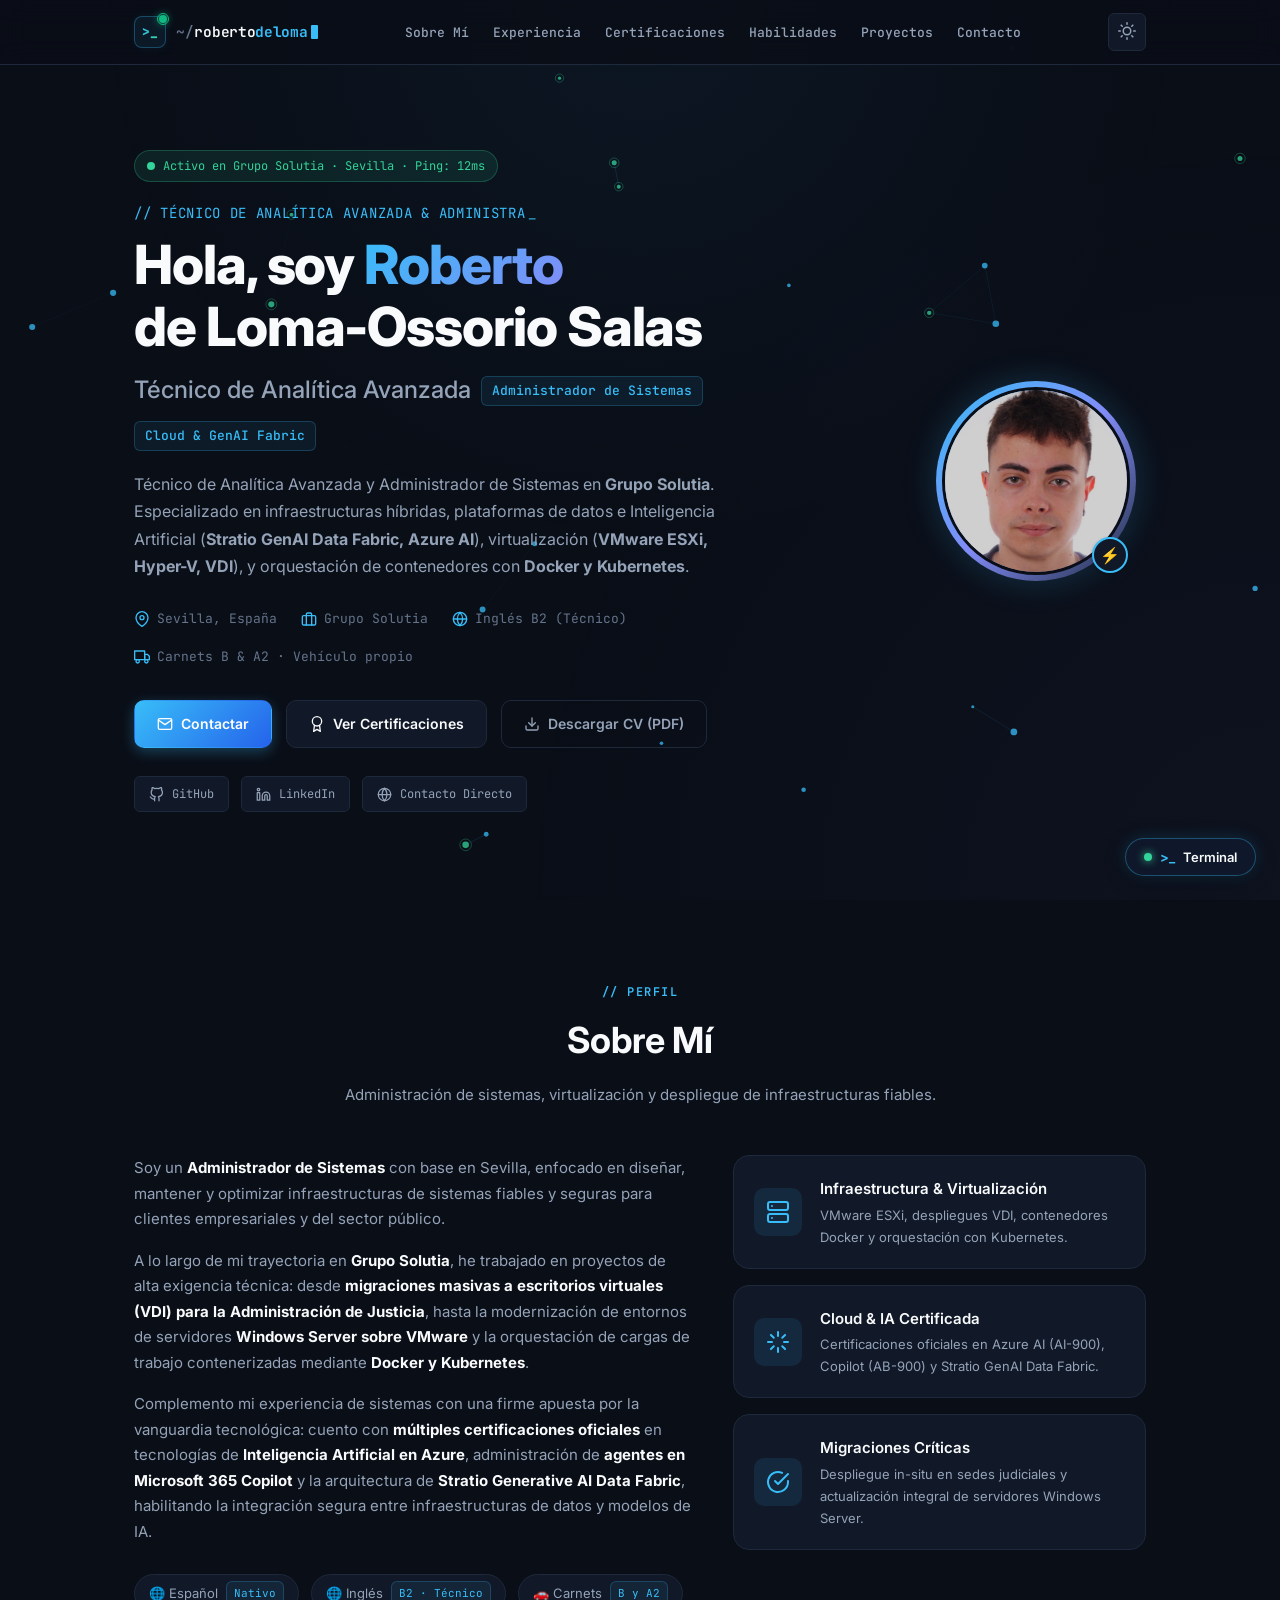
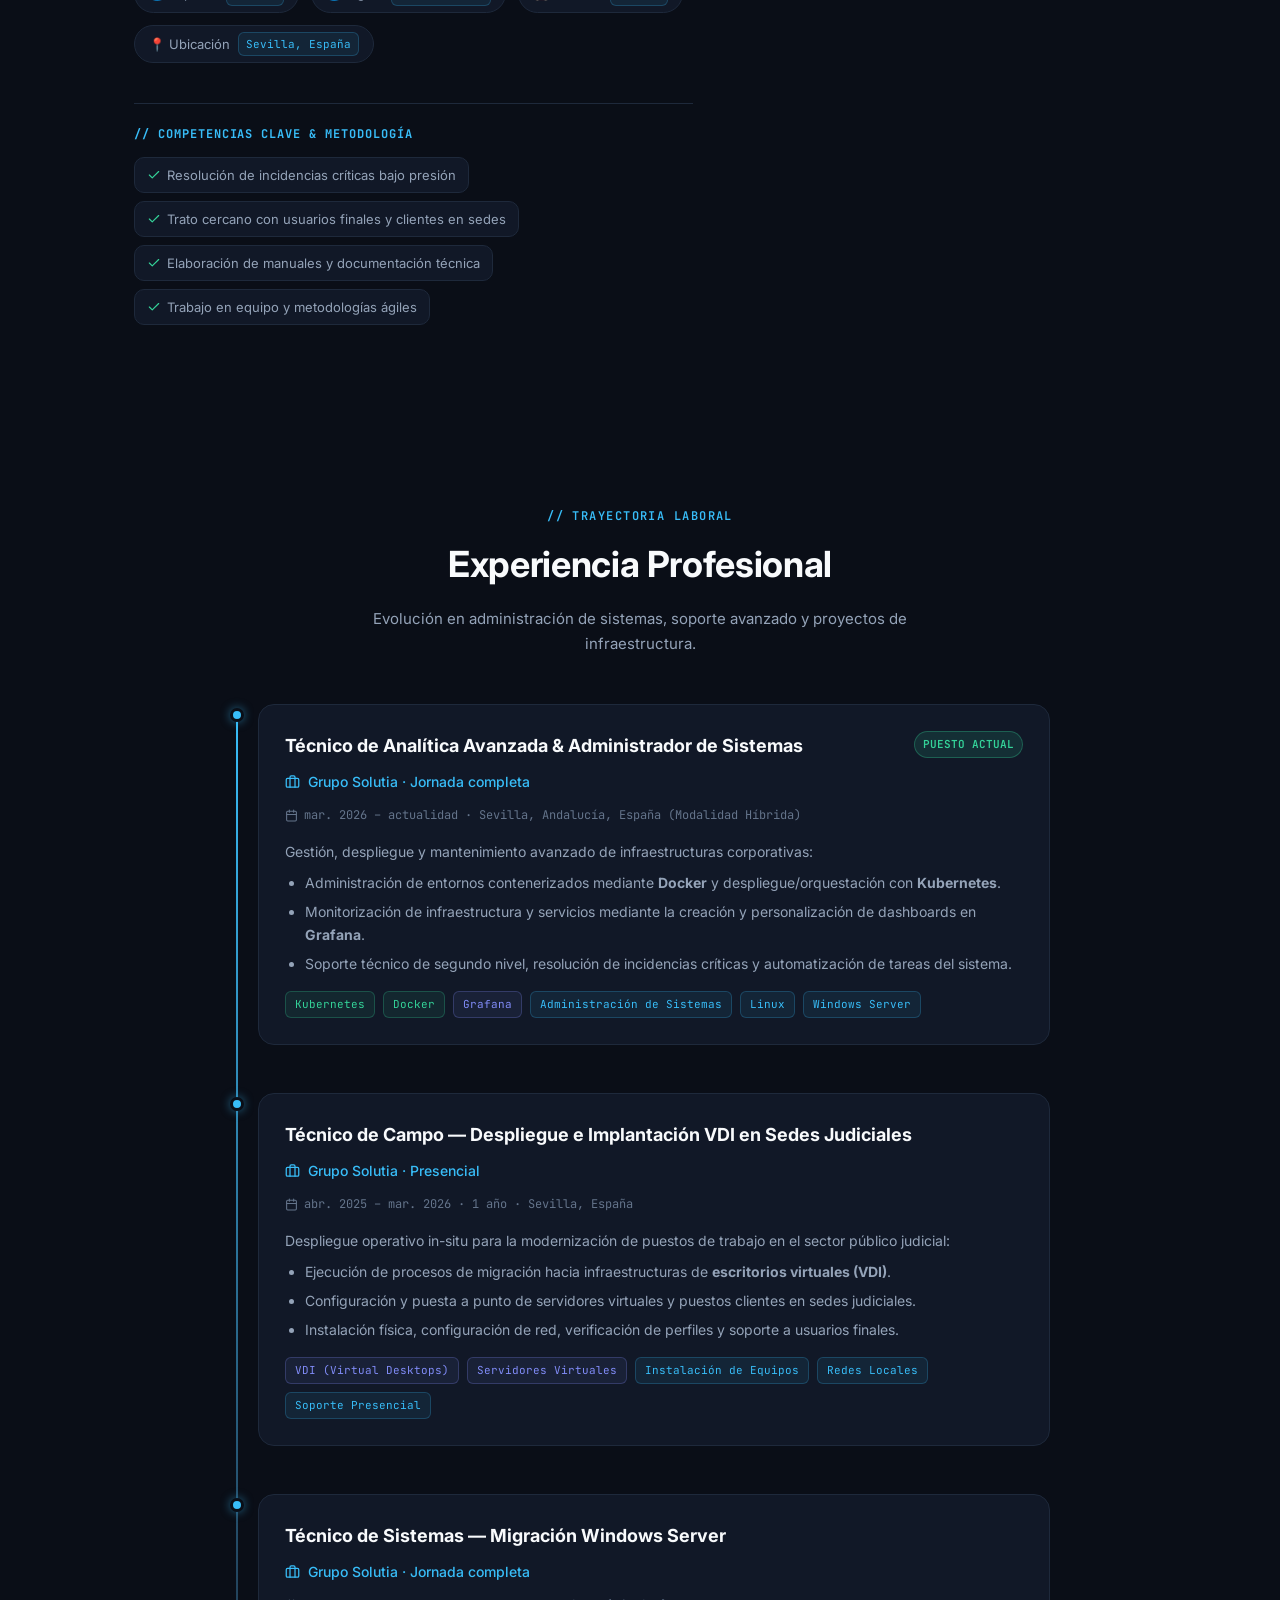
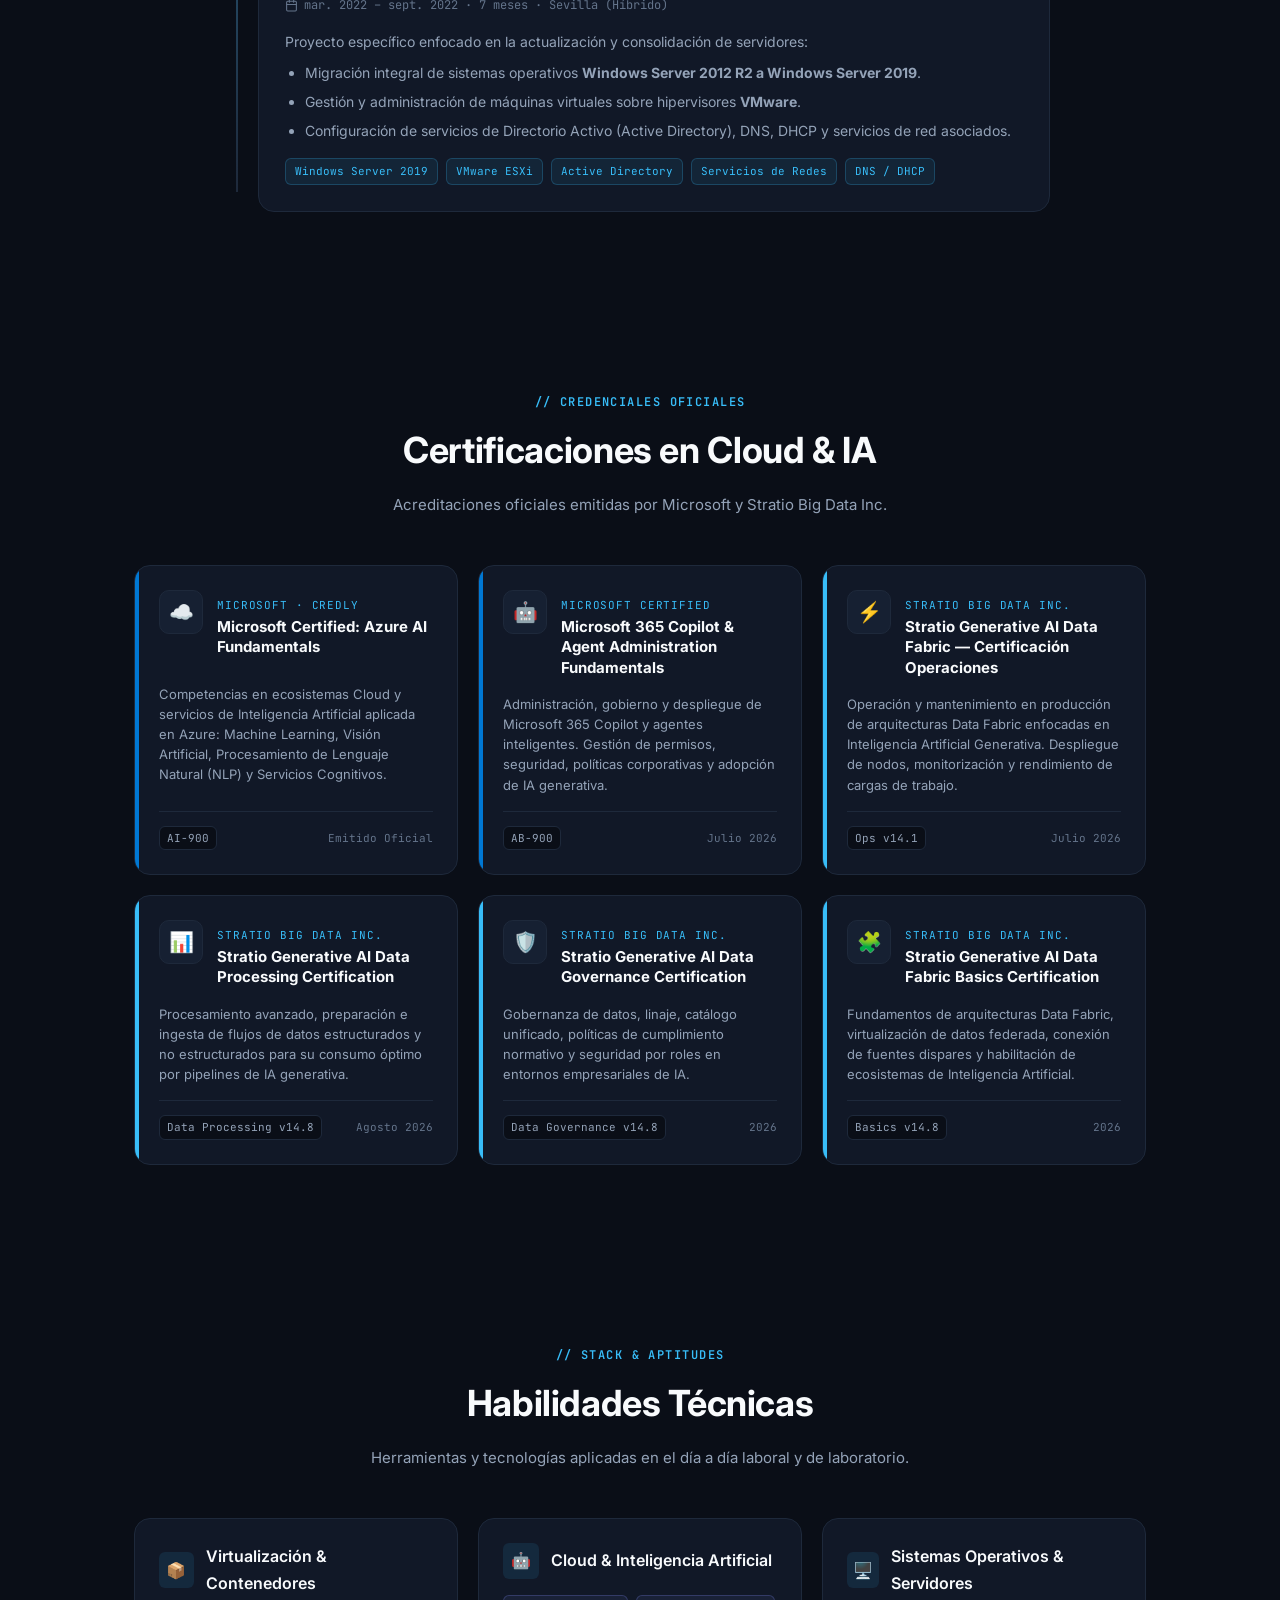
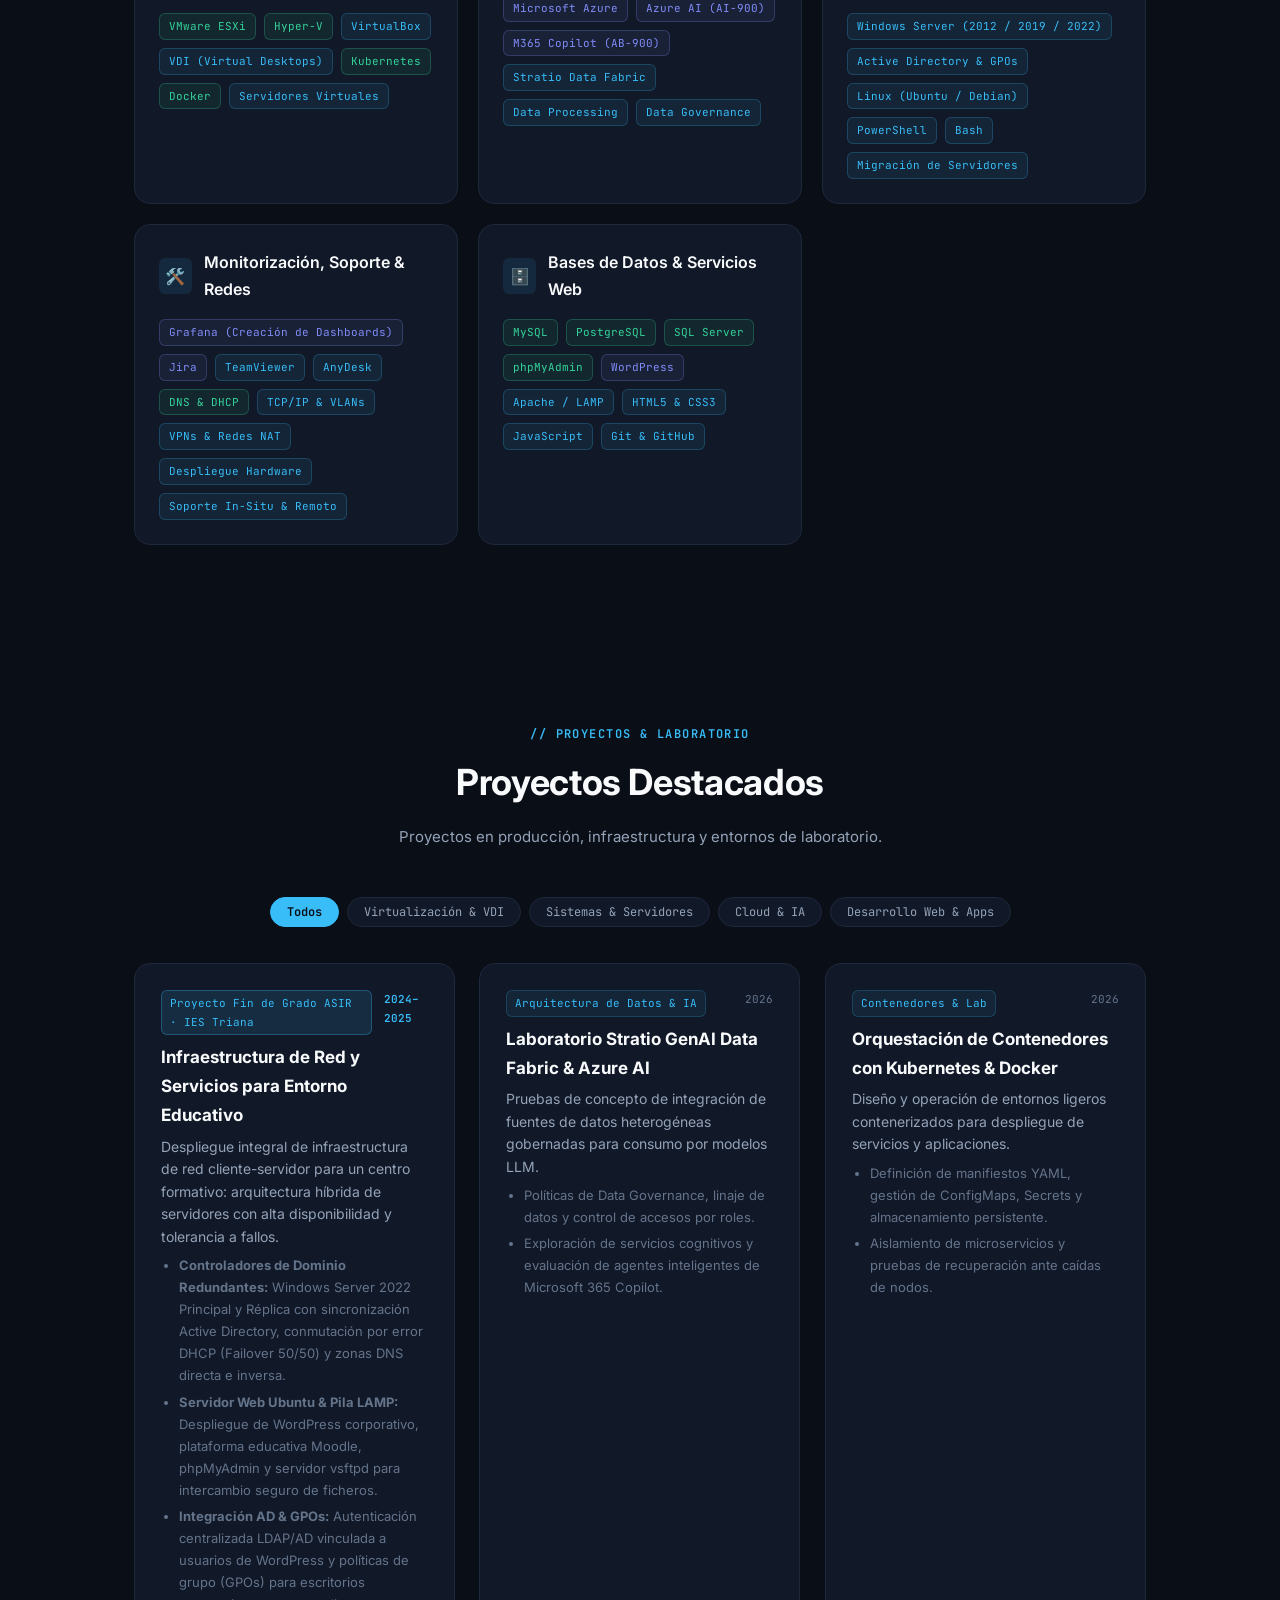
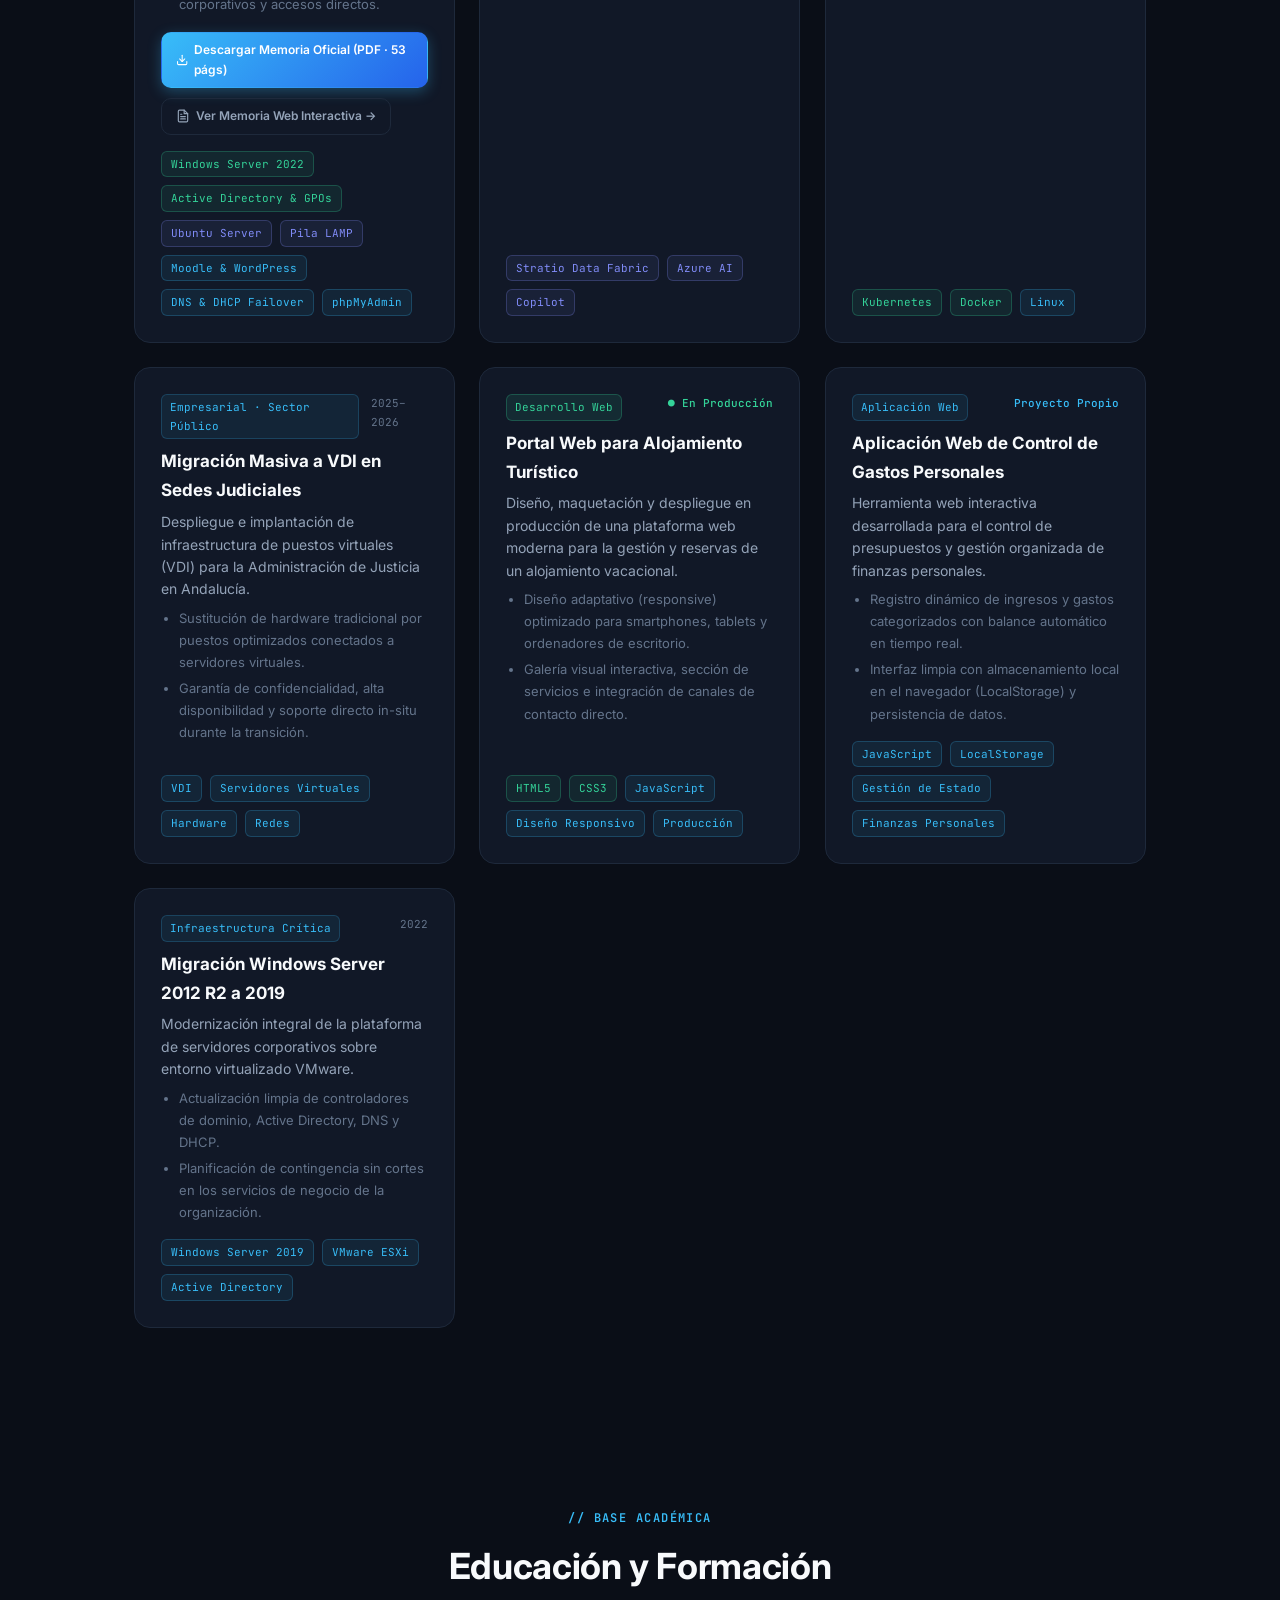
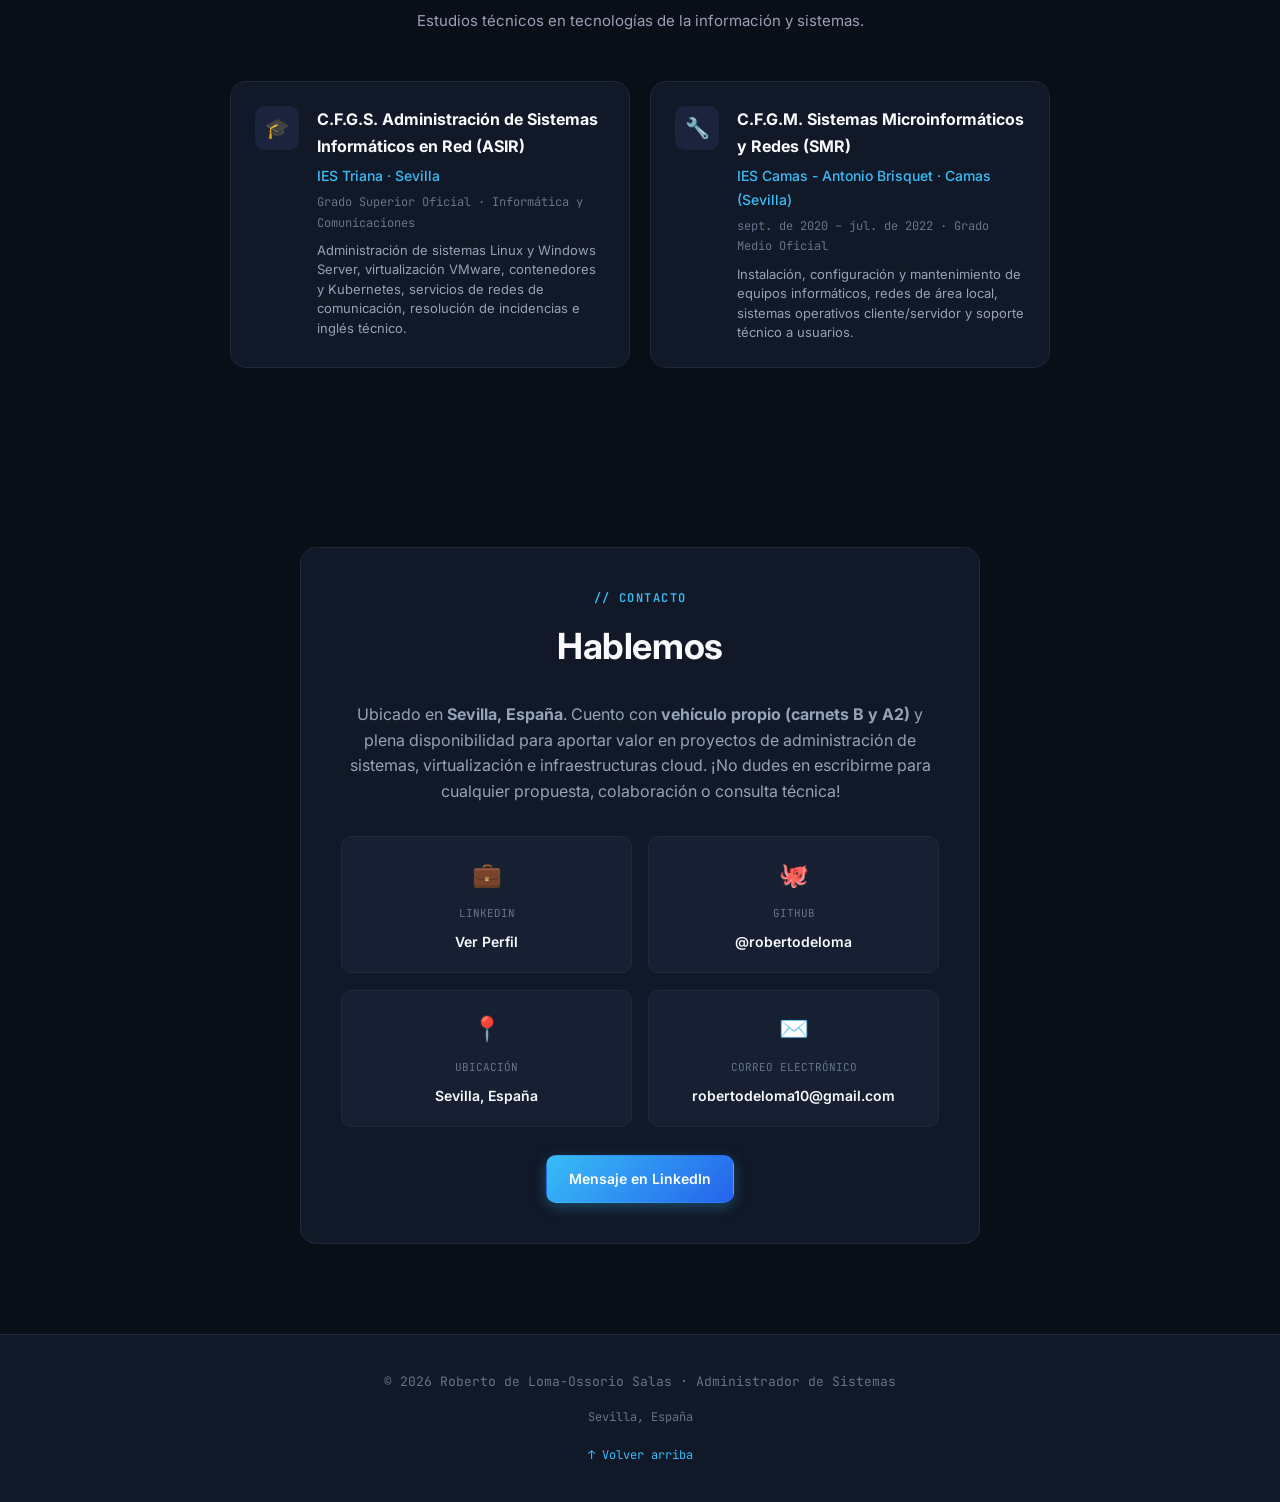
<file: index.html>
<!DOCTYPE html>
<html lang="es" data-theme="dark">
<head>
  <meta charset="UTF-8" />
  <meta name="viewport" content="width=device-width, initial-scale=1.0" />
  <title>Roberto de Loma-Ossorio Salas — Administrador de Sistemas & Cloud Specialist</title>
  <meta name="description" content="Portfolio y CV interactivo de Roberto de Loma-Ossorio Salas, Administrador de Sistemas en Sevilla. Especializado en Kubernetes, Docker, VMware, VDI, Azure AI y Stratio GenAI Data Fabric." />
  
  <!-- Favicon SVG -->
  <link rel="icon" href="data:image/svg+xml,<svg xmlns='http://www.w3.org/2000/svg' viewBox='0 0 32 32'><rect width='32' height='32' rx='6' fill='%230a0e17'/><path d='M10 9h12M10 16h12M10 23h12' stroke='%2338bdf8' stroke-width='2.5' stroke-linecap='round'/><circle cx='6' cy='9' r='2' fill='%2338bdf8'/><circle cx='6' cy='16' r='2' fill='%2334d399'/><circle cx='6' cy='23' r='2' fill='%23818cf8'/></svg>" />

  <!-- Google Fonts: Inter & JetBrains Mono -->
  <link rel="preconnect" href="https://fonts.googleapis.com" />
  <link rel="preconnect" href="https://fonts.gstatic.com" crossorigin />
  <link href="https://fonts.googleapis.com/css2?family=Inter:wght@300;400;500;600;700;800&family=JetBrains+Mono:wght@400;500;600;700&display=swap" rel="stylesheet" />

  <!-- Stylesheet -->
  <link rel="stylesheet" href="css/styles.css" />
</head>
<body>

  <!-- Linux / Sysadmin Boot Sequence Overlay -->
  <div id="boot-overlay" class="boot-overlay">
    <div class="boot-container">
      <div class="boot-bar">
        <span class="boot-dot red"></span>
        <span class="boot-dot yellow"></span>
        <span class="boot-dot green"></span>
        <span class="boot-title">systemd-boot · solutia-srv-01 (tty1)</span>
      </div>
      <div class="boot-body" id="boot-body"></div>
      <div class="boot-footer">
        <span>[ Click o pulsa cualquier tecla para entrar ]</span>
      </div>
    </div>
  </div>

  <!-- Top Scroll Progress Bar -->
  <div id="scroll-progress"></div>

  <!-- Header / Navigation -->
  <header class="site-header">
    <div class="nav-container">
      <a href="#hero" class="logo" title="robertodeloma ~ sysadmin root">
        <div class="logo-badge">
          <span class="logo-icon-term">&gt;_</span>
          <span class="logo-online-ping" title="Sistema Online"></span>
        </div>
        <div class="logo-text">
          <span class="logo-path">~/</span><span class="logo-user">roberto<span class="logo-highlight">deloma</span></span><span class="logo-cursor"></span>
        </div>
      </a>

      <nav>
        <ul class="nav-menu" id="nav-menu">
          <li><a href="#sobre-mi" class="nav-link">Sobre Mí</a></li>
          <li><a href="#experiencia" class="nav-link">Experiencia</a></li>
          <li><a href="#certificaciones" class="nav-link">Certificaciones</a></li>
          <li><a href="#skills" class="nav-link">Habilidades</a></li>
          <li><a href="#proyectos" class="nav-link">Proyectos</a></li>
          <li><a href="#contacto" class="nav-link">Contacto</a></li>
        </ul>
      </nav>

      <div class="nav-actions">
        <!-- Theme Toggle -->
        <button id="theme-toggle" class="theme-btn" aria-label="Cambiar tema">
          <span id="theme-icon"></span>
        </button>

        <!-- Mobile Toggle Button -->
        <button id="mobile-toggle" class="mobile-toggle" aria-label="Abrir menú">
          <svg width="20" height="20" viewBox="0 0 24 24" fill="none" stroke="currentColor" stroke-width="2" stroke-linecap="round" stroke-linejoin="round">
            <line x1="3" y1="12" x2="21" y2="12"></line>
            <line x1="3" y1="6" x2="21" y2="6"></line>
            <line x1="3" y1="18" x2="21" y2="18"></line>
          </svg>
        </button>
      </div>
    </div>
  </header>

  <main>
    <!-- Executive Print Header for CV Export (Only visible on print / PDF) -->
    <div class="print-header">
      <div class="print-header-top">
        <div>
          <h1 class="print-name">Roberto de Loma-Ossorio Salas</h1>
          <p class="print-title">Técnico de Analítica Avanzada &amp; Administrador de Sistemas</p>
        </div>
        <img src="img/avatar.png" alt="Roberto de Loma-Ossorio Salas" class="print-avatar" />
      </div>
      <div class="print-contact-bar">
        <span>📍 Sevilla, España</span>
        <span>✉️ robertodeloma10@gmail.com</span>
        <span>💼 linkedin.com/in/roberto-de-loma-ossorio-salas-042647317</span>
        <span>🐙 github.com/robertodeloma</span>
        <span>🌐 robertodeloma.github.io</span>
      </div>
    </div>

    <!-- ==========================================
         HERO SECTION
    =========================================== -->
    <section id="hero">
      <!-- Network Infrastructure Topology Canvas -->
      <canvas id="network-canvas" class="hero-network-canvas"></canvas>

      <div class="container">
        <div class="hero-grid">
          
          <div class="hero-content">
            <!-- Active Status Badge -->
            <div class="status-badge">
              <span class="pulse-dot"></span>
              <span>Activo en Grupo Solutia · Sevilla · Ping: 12ms</span>
            </div>

            <p class="hero-eyebrow" data-full="// TÉCNICO DE ANALÍTICA AVANZADA &amp; ADMINISTRADOR DE SISTEMAS">// TÉCNICO DE ANALÍTICA AVANZADA &amp; ADMINISTRADOR DE SISTEMAS</p>
            
            <h1 class="hero-title">
              Hola, soy <span class="highlight glitch-text" data-text="Roberto">Roberto</span><br />
              de Loma-Ossorio Salas
            </h1>

            <div class="hero-role">
              Técnico de Analítica Avanzada
              <span class="tag-role">Administrador de Sistemas</span>
              <span class="tag-role">Cloud &amp; GenAI Fabric</span>
            </div>

            <p class="hero-bio">
              Técnico de Analítica Avanzada y Administrador de Sistemas en <strong>Grupo Solutia</strong>. 
              Especializado en infraestructuras híbridas, plataformas de datos e Inteligencia Artificial 
              (<strong>Stratio GenAI Data Fabric, Azure AI</strong>), virtualización (<strong>VMware ESXi, Hyper-V, VDI</strong>), 
              y orquestación de contenedores con <strong>Docker y Kubernetes</strong>.
            </p>

            <!-- Meta details -->
            <div class="hero-meta-list">
              <div class="hero-meta-item">
                <svg width="16" height="16" viewBox="0 0 24 24" fill="none" stroke="currentColor" stroke-width="2" stroke-linecap="round" stroke-linejoin="round">
                  <path d="M21 10c0 7-9 13-9 13s-9-6-9-13a9 9 0 0 1 18 0z"></path>
                  <circle cx="12" cy="10" r="3"></circle>
                </svg>
                <span>Sevilla, España</span>
              </div>
              <div class="hero-meta-item">
                <svg width="16" height="16" viewBox="0 0 24 24" fill="none" stroke="currentColor" stroke-width="2" stroke-linecap="round" stroke-linejoin="round">
                  <rect x="2" y="7" width="20" height="14" rx="2" ry="2"></rect>
                  <path d="M16 21V5a2 2 0 0 0-2-2h-4a2 2 0 0 0-2 2v16"></path>
                </svg>
                <span>Grupo Solutia</span>
              </div>
              <div class="hero-meta-item">
                <svg width="16" height="16" viewBox="0 0 24 24" fill="none" stroke="currentColor" stroke-width="2" stroke-linecap="round" stroke-linejoin="round">
                  <circle cx="12" cy="12" r="10"></circle>
                  <line x1="2" y1="12" x2="22" y2="12"></line>
                  <path d="M12 2a15.3 15.3 0 0 1 4 10 15.3 15.3 0 0 1-4 10 15.3 15.3 0 0 1-4-10 15.3 15.3 0 0 1 4-10z"></path>
                </svg>
                <span>Inglés B2 (Técnico)</span>
              </div>
              <div class="hero-meta-item">
                <svg width="16" height="16" viewBox="0 0 24 24" fill="none" stroke="currentColor" stroke-width="2" stroke-linecap="round" stroke-linejoin="round">
                  <rect x="1" y="3" width="15" height="13"></rect>
                  <polygon points="16 8 20 8 23 11 23 16 16 16 16 8"></polygon>
                  <circle cx="5.5" cy="18.5" r="2.5"></circle>
                  <circle cx="18.5" cy="18.5" r="2.5"></circle>
                </svg>
                <span>Carnets B &amp; A2 · Vehículo propio</span>
              </div>
            </div>

            <!-- Action buttons -->
            <div class="hero-actions">
              <a href="#contacto" class="btn btn-primary">
                <svg width="16" height="16" viewBox="0 0 24 24" fill="none" stroke="currentColor" stroke-width="2" stroke-linecap="round" stroke-linejoin="round">
                  <path d="M4 4h16c1.1 0 2 .9 2 2v12c0 1.1-.9 2-2 2H4c-1.1 0-2-.9-2-2V6c0-1.1.9-2 2-2z"></path>
                  <polyline points="22,6 12,13 2,6"></polyline>
                </svg>
                Contactar
              </a>
              <a href="#certificaciones" class="btn btn-secondary">
                <svg width="16" height="16" viewBox="0 0 24 24" fill="none" stroke="currentColor" stroke-width="2" stroke-linecap="round" stroke-linejoin="round">
                  <circle cx="12" cy="8" r="7"></circle>
                  <polyline points="8.21 13.89 7 23 12 20 17 23 15.79 13.88"></polyline>
                </svg>
                Ver Certificaciones
              </a>
              <a href="CV_Roberto_de_Loma-Ossorio_Salas.pdf" download="CV_Roberto_de_Loma-Ossorio_Salas.pdf" class="btn btn-outline" id="download-cv-btn" title="Descargar CV_Roberto_de_Loma-Ossorio_Salas.pdf">
                <svg width="16" height="16" viewBox="0 0 24 24" fill="none" stroke="currentColor" stroke-width="2" stroke-linecap="round" stroke-linejoin="round">
                  <path d="M21 15v4a2 2 0 0 1-2 2H5a2 2 0 0 1-2-2v-4"></path>
                  <polyline points="7 10 12 15 17 10"></polyline>
                  <line x1="12" y1="15" x2="12" y2="3"></line>
                </svg>
                Descargar CV (PDF)
              </a>
            </div>

            <!-- Social links -->
            <div class="social-links">
              <a href="https://github.com/robertodeloma" target="_blank" rel="noopener noreferrer" class="social-btn">
                <svg width="15" height="15" viewBox="0 0 24 24" fill="none" stroke="currentColor" stroke-width="2" stroke-linecap="round" stroke-linejoin="round">
                  <path d="M9 19c-5 1.5-5-2.5-7-3m14 6v-3.87a3.37 3.37 0 0 0-.94-2.61c3.14-.35 6.44-1.54 6.44-7A5.44 5.44 0 0 0 20 4.77 5.07 5.07 0 0 0 19.91 1S18.73.65 16 2.48a13.38 13.38 0 0 0-7 0C6.27.65 5.09 1 5.09 1A5.07 5.07 0 0 0 5 4.77a5.44 5.44 0 0 0-1.5 3.78c0 5.42 3.3 6.61 6.44 7A3.37 3.37 0 0 0 9 18.13V22"></path>
                </svg>
                GitHub
              </a>
              <a href="https://www.linkedin.com/in/roberto-de-loma-ossorio-salas-042647317" target="_blank" rel="noopener noreferrer" class="social-btn">
                <svg width="15" height="15" viewBox="0 0 24 24" fill="none" stroke="currentColor" stroke-width="2" stroke-linecap="round" stroke-linejoin="round">
                  <path d="M16 8a6 6 0 0 1 6 6v7h-4v-7a2 2 0 0 0-2-2 2 2 0 0 0-2 2v7h-4v-7a6 6 0 0 1 6-6z"></path>
                  <rect x="2" y="9" width="4" height="12"></rect>
                  <circle cx="4" cy="4" r="2"></circle>
                </svg>
                LinkedIn
              </a>
              <a href="#contacto" class="social-btn">
                <svg width="15" height="15" viewBox="0 0 24 24" fill="none" stroke="currentColor" stroke-width="2" stroke-linecap="round" stroke-linejoin="round">
                  <circle cx="12" cy="12" r="10"></circle>
                  <line x1="2" y1="12" x2="22" y2="12"></line>
                  <path d="M12 2a15.3 15.3 0 0 1 4 10 15.3 15.3 0 0 1-4 10 15.3 15.3 0 0 1-4-10 15.3 15.3 0 0 1 4-10z"></path>
                </svg>
                Contacto Directo
              </a>
            </div>

          </div>

          <!-- Hero Avatar with frame & pulse -->
          <div class="hero-avatar-wrapper">
            <div class="avatar-frame">
              <img src="img/avatar.png" alt="Roberto de Loma-Ossorio Salas" class="avatar-img" />
              <div class="avatar-badge" title="Especialista Certificado">
                ⚡
              </div>
            </div>
          </div>

        </div>
      </div>
    </section>

    <!-- ==========================================
         SOBRE MÍ SECTION
    =========================================== -->
    <section id="sobre-mi">
      <div class="container">
        <div class="section-header">
          <span class="section-label">// PERFIL</span>
          <h2 class="section-title">Sobre Mí</h2>
          <p class="section-desc">Administración de sistemas, virtualización y despliegue de infraestructuras fiables.</p>
        </div>

        <div class="about-grid">
          <div class="about-text">
            <p>
              Soy un <strong>Administrador de Sistemas</strong> con base en Sevilla, enfocado en diseñar, mantener y optimizar 
              infraestructuras de sistemas fiables y seguras para clientes empresariales y del sector público.
            </p>
            <p>
              A lo largo de mi trayectoria en <strong>Grupo Solutia</strong>, he trabajado en proyectos de alta exigencia técnica: 
              desde <strong>migraciones masivas a escritorios virtuales (VDI) para la Administración de Justicia</strong>, 
              hasta la modernización de entornos de servidores <strong>Windows Server sobre VMware</strong> y la orquestación 
              de cargas de trabajo contenerizadas mediante <strong>Docker y Kubernetes</strong>.
            </p>
            <p>
              Complemento mi experiencia de sistemas con una firme apuesta por la vanguardia tecnológica: cuento con 
              <strong>múltiples certificaciones oficiales</strong> en tecnologías de <strong>Inteligencia Artificial en Azure</strong>, 
              administración de <strong>agentes en Microsoft 365 Copilot</strong> y la arquitectura de <strong>Stratio Generative AI Data Fabric</strong>, 
              habilitando la integración segura entre infraestructuras de datos y modelos de IA.
            </p>

            <!-- Idiomas y Movilidad -->
            <div class="extras-row">
              <div class="lang-badge">
                🌐 Español <span>Nativo</span>
              </div>
              <div class="lang-badge">
                🌐 Inglés <span>B2 · Técnico</span>
              </div>
              <div class="lang-badge">
                🚗 Carnets <span>B y A2</span>
              </div>
              <div class="lang-badge">
                📍 Ubicación <span>Sevilla, España</span>
              </div>
            </div>

            <!-- Competencias Profesionales / Soft Skills -->
            <div class="soft-skills-block">
              <h4 class="soft-skills-title">// Competencias Clave &amp; Metodología</h4>
              <div class="soft-skills-list">
                <span class="soft-skill-chip">
                  <svg width="14" height="14" viewBox="0 0 24 24" fill="none" stroke="currentColor" stroke-width="2" stroke-linecap="round" stroke-linejoin="round"><polyline points="20 6 9 17 4 12"></polyline></svg>
                  Resolución de incidencias críticas bajo presión
                </span>
                <span class="soft-skill-chip">
                  <svg width="14" height="14" viewBox="0 0 24 24" fill="none" stroke="currentColor" stroke-width="2" stroke-linecap="round" stroke-linejoin="round"><polyline points="20 6 9 17 4 12"></polyline></svg>
                  Trato cercano con usuarios finales y clientes en sedes
                </span>
                <span class="soft-skill-chip">
                  <svg width="14" height="14" viewBox="0 0 24 24" fill="none" stroke="currentColor" stroke-width="2" stroke-linecap="round" stroke-linejoin="round"><polyline points="20 6 9 17 4 12"></polyline></svg>
                  Elaboración de manuales y documentación técnica
                </span>
                <span class="soft-skill-chip">
                  <svg width="14" height="14" viewBox="0 0 24 24" fill="none" stroke="currentColor" stroke-width="2" stroke-linecap="round" stroke-linejoin="round"><polyline points="20 6 9 17 4 12"></polyline></svg>
                  Trabajo en equipo y metodologías ágiles
                </span>
              </div>
            </div>
          </div>

          <div class="highlight-cards">
            <div class="highlight-card">
              <div class="highlight-icon">
                <svg width="24" height="24" viewBox="0 0 24 24" fill="none" stroke="currentColor" stroke-width="2" stroke-linecap="round" stroke-linejoin="round">
                  <rect x="2" y="2" width="20" height="8" rx="2" ry="2"></rect>
                  <rect x="2" y="14" width="20" height="8" rx="2" ry="2"></rect>
                  <line x1="6" y1="6" x2="6.01" y2="6"></line>
                  <line x1="6" y1="18" x2="6.01" y2="18"></line>
                </svg>
              </div>
              <div>
                <h3 class="highlight-title">Infraestructura &amp; Virtualización</h3>
                <p class="highlight-sub">VMware ESXi, despliegues VDI, contenedores Docker y orquestación con Kubernetes.</p>
              </div>
            </div>

            <div class="highlight-card">
              <div class="highlight-icon">
                <svg width="24" height="24" viewBox="0 0 24 24" fill="none" stroke="currentColor" stroke-width="2" stroke-linecap="round" stroke-linejoin="round">
                  <path d="M12 2v4M12 18v4M4.93 4.93l2.83 2.83M16.24 16.24l2.83 2.83M2 12h4M18 12h4M4.93 19.07l2.83-2.83M16.24 7.76l2.83-2.83"></path>
                </svg>
              </div>
              <div>
                <h3 class="highlight-title">Cloud &amp; IA Certificada</h3>
                <p class="highlight-sub">Certificaciones oficiales en Azure AI (AI-900), Copilot (AB-900) y Stratio GenAI Data Fabric.</p>
              </div>
            </div>

            <div class="highlight-card">
              <div class="highlight-icon">
                <svg width="24" height="24" viewBox="0 0 24 24" fill="none" stroke="currentColor" stroke-width="2" stroke-linecap="round" stroke-linejoin="round">
                  <path d="M22 11.08V12a10 10 0 1 1-5.93-9.14"></path>
                  <polyline points="22 4 12 14.01 9 11.01"></polyline>
                </svg>
              </div>
              <div>
                <h3 class="highlight-title">Migraciones Críticas</h3>
                <p class="highlight-sub">Despliegue in-situ en sedes judiciales y actualización integral de servidores Windows Server.</p>
              </div>
            </div>
          </div>
        </div>
      </div>
    </section>

    <!-- ==========================================
         EXPERIENCIA SECTION
    =========================================== -->
    <section id="experiencia">
      <div class="container">
        <div class="section-header">
          <span class="section-label">// TRAYECTORIA LABORAL</span>
          <h2 class="section-title">Experiencia Profesional</h2>
          <p class="section-desc">Evolución en administración de sistemas, soporte avanzado y proyectos de infraestructura.</p>
        </div>

        <div class="timeline">

          <!-- Item 1: Actualidad -->
          <div class="timeline-item">
            <div class="timeline-dot"></div>
            <div class="timeline-card">
              <div class="timeline-top">
                <h3 class="timeline-role">Técnico de Analítica Avanzada &amp; Administrador de Sistemas</h3>
                <span class="badge-current">Puesto Actual</span>
              </div>
              <div class="timeline-company">
                <svg width="15" height="15" viewBox="0 0 24 24" fill="none" stroke="currentColor" stroke-width="2" stroke-linecap="round" stroke-linejoin="round">
                  <rect x="2" y="7" width="20" height="14" rx="2" ry="2"></rect>
                  <path d="M16 21V5a2 2 0 0 0-2-2h-4a2 2 0 0 0-2 2v16"></path>
                </svg>
                Grupo Solutia · Jornada completa
              </div>
              <div class="timeline-date">
                <svg width="13" height="13" viewBox="0 0 24 24" fill="none" stroke="currentColor" stroke-width="2" stroke-linecap="round" stroke-linejoin="round">
                  <rect x="3" y="4" width="18" height="18" rx="2" ry="2"></rect>
                  <line x1="16" y1="2" x2="16" y2="6"></line>
                  <line x1="8" y1="2" x2="8" y2="6"></line>
                  <line x1="3" y1="10" x2="21" y2="10"></line>
                </svg>
                mar. 2026 – actualidad · Sevilla, Andalucía, España (Modalidad Híbrida)
              </div>
              <div class="timeline-desc">
                Gestión, despliegue y mantenimiento avanzado de infraestructuras corporativas:
                <ul>
                  <li>Administración de entornos contenerizados mediante <strong>Docker</strong> y despliegue/orquestación con <strong>Kubernetes</strong>.</li>
                  <li>Monitorización de infraestructura y servicios mediante la creación y personalización de dashboards en <strong>Grafana</strong>.</li>
                  <li>Soporte técnico de segundo nivel, resolución de incidencias críticas y automatización de tareas del sistema.</li>
                </ul>
              </div>
              <div class="skills-tags">
                <span class="tag tag-emerald">Kubernetes</span>
                <span class="tag tag-emerald">Docker</span>
                <span class="tag tag-indigo">Grafana</span>
                <span class="tag">Administración de Sistemas</span>
                <span class="tag">Linux</span>
                <span class="tag">Windows Server</span>
              </div>
            </div>
          </div>

          <!-- Item 2: Técnico de campo VDI -->
          <div class="timeline-item">
            <div class="timeline-dot"></div>
            <div class="timeline-card">
              <div class="timeline-top">
                <h3 class="timeline-role">Técnico de Campo — Despliegue e Implantación VDI en Sedes Judiciales</h3>
              </div>
              <div class="timeline-company">
                <svg width="15" height="15" viewBox="0 0 24 24" fill="none" stroke="currentColor" stroke-width="2" stroke-linecap="round" stroke-linejoin="round">
                  <rect x="2" y="7" width="20" height="14" rx="2" ry="2"></rect>
                  <path d="M16 21V5a2 2 0 0 0-2-2h-4a2 2 0 0 0-2 2v16"></path>
                </svg>
                Grupo Solutia · Presencial
              </div>
              <div class="timeline-date">
                <svg width="13" height="13" viewBox="0 0 24 24" fill="none" stroke="currentColor" stroke-width="2" stroke-linecap="round" stroke-linejoin="round">
                  <rect x="3" y="4" width="18" height="18" rx="2" ry="2"></rect>
                  <line x1="16" y1="2" x2="16" y2="6"></line>
                  <line x1="8" y1="2" x2="8" y2="6"></line>
                  <line x1="3" y1="10" x2="21" y2="10"></line>
                </svg>
                abr. 2025 – mar. 2026 · 1 año · Sevilla, España
              </div>
              <div class="timeline-desc">
                Despliegue operativo in-situ para la modernización de puestos de trabajo en el sector público judicial:
                <ul>
                  <li>Ejecución de procesos de migración hacia infraestructuras de <strong>escritorios virtuales (VDI)</strong>.</li>
                  <li>Configuración y puesta a punto de servidores virtuales y puestos clientes en sedes judiciales.</li>
                  <li>Instalación física, configuración de red, verificación de perfiles y soporte a usuarios finales.</li>
                </ul>
              </div>
              <div class="skills-tags">
                <span class="tag tag-indigo">VDI (Virtual Desktops)</span>
                <span class="tag tag-indigo">Servidores Virtuales</span>
                <span class="tag">Instalación de Equipos</span>
                <span class="tag">Redes Locales</span>
                <span class="tag">Soporte Presencial</span>
              </div>
            </div>
          </div>

          <!-- Item 3: Técnico de sistemas migración WS -->
          <div class="timeline-item">
            <div class="timeline-dot"></div>
            <div class="timeline-card">
              <div class="timeline-top">
                <h3 class="timeline-role">Técnico de Sistemas — Migración Windows Server</h3>
              </div>
              <div class="timeline-company">
                <svg width="15" height="15" viewBox="0 0 24 24" fill="none" stroke="currentColor" stroke-width="2" stroke-linecap="round" stroke-linejoin="round">
                  <rect x="2" y="7" width="20" height="14" rx="2" ry="2"></rect>
                  <path d="M16 21V5a2 2 0 0 0-2-2h-4a2 2 0 0 0-2 2v16"></path>
                </svg>
                Grupo Solutia · Jornada completa
              </div>
              <div class="timeline-date">
                <svg width="13" height="13" viewBox="0 0 24 24" fill="none" stroke="currentColor" stroke-width="2" stroke-linecap="round" stroke-linejoin="round">
                  <rect x="3" y="4" width="18" height="18" rx="2" ry="2"></rect>
                  <line x1="16" y1="2" x2="16" y2="6"></line>
                  <line x1="8" y1="2" x2="8" y2="6"></line>
                  <line x1="3" y1="10" x2="21" y2="10"></line>
                </svg>
                mar. 2022 – sept. 2022 · 7 meses · Sevilla (Híbrido)
              </div>
              <div class="timeline-desc">
                Proyecto específico enfocado en la actualización y consolidación de servidores:
                <ul>
                  <li>Migración integral de sistemas operativos <strong>Windows Server 2012 R2 a Windows Server 2019</strong>.</li>
                  <li>Gestión y administración de máquinas virtuales sobre hipervisores <strong>VMware</strong>.</li>
                  <li>Configuración de servicios de Directorio Activo (Active Directory), DNS, DHCP y servicios de red asociados.</li>
                </ul>
              </div>
              <div class="skills-tags">
                <span class="tag">Windows Server 2019</span>
                <span class="tag">VMware ESXi</span>
                <span class="tag">Active Directory</span>
                <span class="tag">Servicios de Redes</span>
                <span class="tag">DNS / DHCP</span>
              </div>
            </div>
          </div>

        </div>
      </div>
    </section>

    <!-- ==========================================
         CERTIFICACIONES SECTION (DESTACADA)
    =========================================== -->
    <section id="certificaciones">
      <div class="container">
        <div class="section-header">
          <span class="section-label">// CREDENCIALES OFICIALES</span>
          <h2 class="section-title">Certificaciones en Cloud &amp; IA</h2>
          <p class="section-desc">Acreditaciones oficiales emitidas por Microsoft y Stratio Big Data Inc.</p>
        </div>

        <div class="certs-grid">

          <!-- Cert 1: Microsoft Azure AI Fundamentals -->
          <div class="cert-card cert-microsoft">
            <div class="cert-top">
              <div class="cert-badge-icon">☁️</div>
              <div class="cert-meta">
                <span class="cert-issuer">Microsoft · Credly</span>
                <h3 class="cert-name">Microsoft Certified: Azure AI Fundamentals</h3>
              </div>
            </div>
            <p class="cert-desc">
              Competencias en ecosistemas Cloud y servicios de Inteligencia Artificial aplicada en Azure: 
              Machine Learning, Visión Artificial, Procesamiento de Lenguaje Natural (NLP) y Servicios Cognitivos.
            </p>
            <div class="cert-footer">
              <span class="cert-code">AI-900</span>
              <span>Emitido Oficial</span>
            </div>
          </div>

          <!-- Cert 2: Microsoft 365 Copilot -->
          <div class="cert-card cert-microsoft">
            <div class="cert-top">
              <div class="cert-badge-icon">🤖</div>
              <div class="cert-meta">
                <span class="cert-issuer">Microsoft Certified</span>
                <h3 class="cert-name">Microsoft 365 Copilot &amp; Agent Administration Fundamentals</h3>
              </div>
            </div>
            <p class="cert-desc">
              Administración, gobierno y despliegue de Microsoft 365 Copilot y agentes inteligentes. 
              Gestión de permisos, seguridad, políticas corporativas y adopción de IA generativa.
            </p>
            <div class="cert-footer">
              <span class="cert-code">AB-900</span>
              <span>Julio 2026</span>
            </div>
          </div>

          <!-- Cert 3: Stratio GenAI Data Fabric Ops -->
          <div class="cert-card cert-stratio">
            <div class="cert-top">
              <div class="cert-badge-icon">⚡</div>
              <div class="cert-meta">
                <span class="cert-issuer">Stratio Big Data Inc.</span>
                <h3 class="cert-name">Stratio Generative AI Data Fabric — Certificación Operaciones</h3>
              </div>
            </div>
            <p class="cert-desc">
              Operación y mantenimiento en producción de arquitecturas Data Fabric enfocadas en Inteligencia Artificial Generativa. 
              Despliegue de nodos, monitorización y rendimiento de cargas de trabajo.
            </p>
            <div class="cert-footer">
              <span class="cert-code">Ops v14.1</span>
              <span>Julio 2026</span>
            </div>
          </div>

          <!-- Cert 4: Stratio Data Processing -->
          <div class="cert-card cert-stratio">
            <div class="cert-top">
              <div class="cert-badge-icon">📊</div>
              <div class="cert-meta">
                <span class="cert-issuer">Stratio Big Data Inc.</span>
                <h3 class="cert-name">Stratio Generative AI Data Processing Certification</h3>
              </div>
            </div>
            <p class="cert-desc">
              Procesamiento avanzado, preparación e ingesta de flujos de datos estructurados y no estructurados 
              para su consumo óptimo por pipelines de IA generativa.
            </p>
            <div class="cert-footer">
              <span class="cert-code">Data Processing v14.8</span>
              <span>Agosto 2026</span>
            </div>
          </div>

          <!-- Cert 5: Stratio Data Governance -->
          <div class="cert-card cert-stratio">
            <div class="cert-top">
              <div class="cert-badge-icon">🛡️</div>
              <div class="cert-meta">
                <span class="cert-issuer">Stratio Big Data Inc.</span>
                <h3 class="cert-name">Stratio Generative AI Data Governance Certification</h3>
              </div>
            </div>
            <p class="cert-desc">
              Gobernanza de datos, linaje, catálogo unificado, políticas de cumplimiento normativo y seguridad 
              por roles en entornos empresariales de IA.
            </p>
            <div class="cert-footer">
              <span class="cert-code">Data Governance v14.8</span>
              <span>2026</span>
            </div>
          </div>

          <!-- Cert 6: Stratio Data Fabric Basics -->
          <div class="cert-card cert-stratio">
            <div class="cert-top">
              <div class="cert-badge-icon">🧩</div>
              <div class="cert-meta">
                <span class="cert-issuer">Stratio Big Data Inc.</span>
                <h3 class="cert-name">Stratio Generative AI Data Fabric Basics Certification</h3>
              </div>
            </div>
            <p class="cert-desc">
              Fundamentos de arquitecturas Data Fabric, virtualización de datos federada, conexión de fuentes dispares 
              y habilitación de ecosistemas de Inteligencia Artificial.
            </p>
            <div class="cert-footer">
              <span class="cert-code">Basics v14.8</span>
              <span>2026</span>
            </div>
          </div>

        </div>
      </div>
    </section>

    <!-- ==========================================
         HABILIDADES SECTION (BENTO GRID)
    =========================================== -->
    <section id="skills">
      <div class="container">
        <div class="section-header">
          <span class="section-label">// STACK &amp; APTITUDES</span>
          <h2 class="section-title">Habilidades Técnicas</h2>
          <p class="section-desc">Herramientas y tecnologías aplicadas en el día a día laboral y de laboratorio.</p>
        </div>

        <div class="skills-bento">

          <!-- Cat 1 -->
          <div class="skill-category-card">
            <div class="skill-cat-header">
              <div class="skill-cat-icon">📦</div>
              <h3 class="skill-cat-title">Virtualización &amp; Contenedores</h3>
            </div>
            <div class="skill-cat-list">
              <span class="tag tag-emerald">VMware ESXi</span>
              <span class="tag tag-emerald">Hyper-V</span>
              <span class="tag">VirtualBox</span>
              <span class="tag">VDI (Virtual Desktops)</span>
              <span class="tag tag-emerald">Kubernetes</span>
              <span class="tag tag-emerald">Docker</span>
              <span class="tag">Servidores Virtuales</span>
            </div>
          </div>

          <!-- Cat 2 -->
          <div class="skill-category-card">
            <div class="skill-cat-header">
              <div class="skill-cat-icon">🤖</div>
              <h3 class="skill-cat-title">Cloud &amp; Inteligencia Artificial</h3>
            </div>
            <div class="skill-cat-list">
              <span class="tag tag-indigo">Microsoft Azure</span>
              <span class="tag tag-indigo">Azure AI (AI-900)</span>
              <span class="tag tag-indigo">M365 Copilot (AB-900)</span>
              <span class="tag">Stratio Data Fabric</span>
              <span class="tag">Data Processing</span>
              <span class="tag">Data Governance</span>
            </div>
          </div>

          <!-- Cat 3 -->
          <div class="skill-category-card">
            <div class="skill-cat-header">
              <div class="skill-cat-icon">🖥️</div>
              <h3 class="skill-cat-title">Sistemas Operativos &amp; Servidores</h3>
            </div>
            <div class="skill-cat-list">
              <span class="tag">Windows Server (2012 / 2019 / 2022)</span>
              <span class="tag">Active Directory &amp; GPOs</span>
              <span class="tag">Linux (Ubuntu / Debian)</span>
              <span class="tag">PowerShell</span>
              <span class="tag">Bash</span>
              <span class="tag">Migración de Servidores</span>
            </div>
          </div>

          <!-- Cat 4 -->
          <div class="skill-category-card">
            <div class="skill-cat-header">
              <div class="skill-cat-icon">🛠️</div>
              <h3 class="skill-cat-title">Monitorización, Soporte &amp; Redes</h3>
            </div>
            <div class="skill-cat-list">
              <span class="tag tag-indigo">Grafana (Creación de Dashboards)</span>
              <span class="tag tag-indigo">Jira</span>
              <span class="tag">TeamViewer</span>
              <span class="tag">AnyDesk</span>
              <span class="tag tag-emerald">DNS &amp; DHCP</span>
              <span class="tag">TCP/IP &amp; VLANs</span>
              <span class="tag">VPNs &amp; Redes NAT</span>
              <span class="tag">Despliegue Hardware</span>
              <span class="tag">Soporte In-Situ &amp; Remoto</span>
            </div>
          </div>

          <!-- Cat 5 -->
          <div class="skill-category-card">
            <div class="skill-cat-header">
              <div class="skill-cat-icon">🗄️</div>
              <h3 class="skill-cat-title">Bases de Datos &amp; Servicios Web</h3>
            </div>
            <div class="skill-cat-list">
              <span class="tag tag-emerald">MySQL</span>
              <span class="tag tag-emerald">PostgreSQL</span>
              <span class="tag tag-emerald">SQL Server</span>
              <span class="tag tag-emerald">phpMyAdmin</span>
              <span class="tag tag-indigo">WordPress</span>
              <span class="tag">Apache / LAMP</span>
              <span class="tag">HTML5 &amp; CSS3</span>
              <span class="tag">JavaScript</span>
              <span class="tag">Git &amp; GitHub</span>
            </div>
          </div>

        </div>
      </div>
    </section>

    <!-- ==========================================
         PROYECTOS SECTION (INTERACTIVA CON FILTROS)
    =========================================== -->
    <section id="proyectos">
      <div class="container">
        <div class="section-header">
          <span class="section-label">// PROYECTOS &amp; LABORATORIO</span>
          <h2 class="section-title">Proyectos Destacados</h2>
          <p class="section-desc">Proyectos en producción, infraestructura y entornos de laboratorio.</p>
        </div>

        <!-- Filter tabs -->
        <div class="project-filters">
          <button class="filter-btn active" data-filter="all">Todos</button>
          <button class="filter-btn" data-filter="virt">Virtualización &amp; VDI</button>
          <button class="filter-btn" data-filter="sys">Sistemas &amp; Servidores</button>
          <button class="filter-btn" data-filter="cloud-ai">Cloud &amp; IA</button>
          <button class="filter-btn" data-filter="dev">Desarrollo Web &amp; Apps</button>
        </div>

        <div class="projects-grid">

          <!-- Project 1: Proyecto Fin de Grado ASIR -->
          <div class="project-card" data-category="sys virt dev">
            <div>
              <div class="project-header">
                <span class="project-badge-tag" style="background: rgba(56, 189, 248, 0.12); color: var(--accent); border-color: rgba(56, 189, 248, 0.3);">Proyecto Fin de Grado ASIR · IES Triana</span>
                <span class="mono" style="font-size: 11px; color: var(--accent); font-weight: 600;">2024–2025</span>
              </div>
              <h3 class="project-name">Infraestructura de Red y Servicios para Entorno Educativo</h3>
              <p class="project-desc">
                Despliegue integral de infraestructura de red cliente-servidor para un centro formativo: arquitectura híbrida de servidores con alta disponibilidad y tolerancia a fallos.
              </p>
              <ul class="project-bullets">
                <li><strong>Controladores de Dominio Redundantes:</strong> Windows Server 2022 Principal y Réplica con sincronización Active Directory, conmutación por error DHCP (Failover 50/50) y zonas DNS directa e inversa.</li>
                <li><strong>Servidor Web Ubuntu &amp; Pila LAMP:</strong> Despliegue de WordPress corporativo, plataforma educativa Moodle, phpMyAdmin y servidor vsftpd para intercambio seguro de ficheros.</li>
                <li><strong>Integración AD &amp; GPOs:</strong> Autenticación centralizada LDAP/AD vinculada a usuarios de WordPress y políticas de grupo (GPOs) para escritorios corporativos y accesos directos.</li>
              </ul>
              <div style="margin-top: 16px; display: flex; flex-wrap: wrap; gap: 10px;">
                <a href="proyecto-asir/Memoria_Proyecto_ASIR_Roberto_Salas.pdf" download="Memoria_Proyecto_ASIR_Roberto_Salas.pdf" class="btn btn-primary" style="font-size: 12px; padding: 7px 14px; display: inline-flex; align-items: center; gap: 6px;">
                  <svg width="14" height="14" viewBox="0 0 24 24" fill="none" stroke="currentColor" stroke-width="2" stroke-linecap="round" stroke-linejoin="round"><path d="M21 15v4a2 2 0 0 1-2 2H5a2 2 0 0 1-2-2v-4"></path><polyline points="7 10 12 15 17 10"></polyline><line x1="12" y1="15" x2="12" y2="3"></line></svg>
                  Descargar Memoria Oficial (PDF · 53 págs)
                </a>
                <a href="proyecto-asir/" class="btn btn-outline" style="font-size: 12px; padding: 7px 14px; display: inline-flex; align-items: center; gap: 6px;">
                  <svg width="14" height="14" viewBox="0 0 24 24" fill="none" stroke="currentColor" stroke-width="2" stroke-linecap="round" stroke-linejoin="round"><path d="M14 2H6a2 2 0 0 0-2 2v16a2 2 0 0 0 2 2h12a2 2 0 0 0 2-2V8z"></path><polyline points="14 2 14 8 20 8"></polyline><line x1="16" y1="13" x2="8" y2="13"></line><line x1="16" y1="17" x2="8" y2="17"></line><polyline points="10 9 9 9 8 9"></polyline></svg>
                  Ver Memoria Web Interactiva →
                </a>
              </div>
            </div>
            <div class="skills-tags">
              <span class="tag tag-emerald">Windows Server 2022</span>
              <span class="tag tag-emerald">Active Directory &amp; GPOs</span>
              <span class="tag tag-indigo">Ubuntu Server</span>
              <span class="tag tag-indigo">Pila LAMP</span>
              <span class="tag">Moodle &amp; WordPress</span>
              <span class="tag">DNS &amp; DHCP Failover</span>
              <span class="tag">phpMyAdmin</span>
            </div>
          </div>

          <!-- Project 1 (2026) -->
          <div class="project-card" data-category="cloud-ai">
            <div>
              <div class="project-header">
                <span class="project-badge-tag">Arquitectura de Datos &amp; IA</span>
                <span class="mono" style="font-size: 11px; color: var(--text-muted);">2026</span>
              </div>
              <h3 class="project-name">Laboratorio Stratio GenAI Data Fabric &amp; Azure AI</h3>
              <p class="project-desc">
                Pruebas de concepto de integración de fuentes de datos heterogéneas gobernadas para consumo por modelos LLM.
              </p>
              <ul class="project-bullets">
                <li>Políticas de Data Governance, linaje de datos y control de accesos por roles.</li>
                <li>Exploración de servicios cognitivos y evaluación de agentes inteligentes de Microsoft 365 Copilot.</li>
              </ul>
            </div>
            <div class="skills-tags">
              <span class="tag tag-indigo">Stratio Data Fabric</span>
              <span class="tag tag-indigo">Azure AI</span>
              <span class="tag tag-indigo">Copilot</span>
            </div>
          </div>

          <!-- Project 2 (2026) -->
          <div class="project-card" data-category="virt cloud-ai">
            <div>
              <div class="project-header">
                <span class="project-badge-tag">Contenedores &amp; Lab</span>
                <span class="mono" style="font-size: 11px; color: var(--text-muted);">2026</span>
              </div>
              <h3 class="project-name">Orquestación de Contenedores con Kubernetes &amp; Docker</h3>
              <p class="project-desc">
                Diseño y operación de entornos ligeros contenerizados para despliegue de servicios y aplicaciones.
              </p>
              <ul class="project-bullets">
                <li>Definición de manifiestos YAML, gestión de ConfigMaps, Secrets y almacenamiento persistente.</li>
                <li>Aislamiento de microservicios y pruebas de recuperación ante caídas de nodos.</li>
              </ul>
            </div>
            <div class="skills-tags">
              <span class="tag tag-emerald">Kubernetes</span>
              <span class="tag tag-emerald">Docker</span>
              <span class="tag">Linux</span>
            </div>
          </div>

          <!-- Project 3 (2025–2026) -->
          <div class="project-card" data-category="virt sys">
            <div>
              <div class="project-header">
                <span class="project-badge-tag">Empresarial · Sector Público</span>
                <span class="mono" style="font-size: 11px; color: var(--text-muted);">2025–2026</span>
              </div>
              <h3 class="project-name">Migración Masiva a VDI en Sedes Judiciales</h3>
              <p class="project-desc">
                Despliegue e implantación de infraestructura de puestos virtuales (VDI) para la Administración de Justicia en Andalucía.
              </p>
              <ul class="project-bullets">
                <li>Sustitución de hardware tradicional por puestos optimizados conectados a servidores virtuales.</li>
                <li>Garantía de confidencialidad, alta disponibilidad y soporte directo in-situ durante la transición.</li>
              </ul>
            </div>
            <div class="skills-tags">
              <span class="tag">VDI</span>
              <span class="tag">Servidores Virtuales</span>
              <span class="tag">Hardware</span>
              <span class="tag">Redes</span>
            </div>
          </div>

          <!-- Project 4 -->
          <div class="project-card" data-category="dev">
            <div>
              <div class="project-header">
                <span class="project-badge-tag" style="background: rgba(52, 211, 153, 0.1); color: var(--accent-emerald); border-color: rgba(52, 211, 153, 0.25);">Desarrollo Web</span>
                <span class="mono" style="font-size: 11px; color: var(--accent-emerald); font-weight: 500;">● En Producción</span>
              </div>
              <h3 class="project-name">Portal Web para Alojamiento Turístico</h3>
              <p class="project-desc">
                Diseño, maquetación y despliegue en producción de una plataforma web moderna para la gestión y reservas de un alojamiento vacacional.
              </p>
              <ul class="project-bullets">
                <li>Diseño adaptativo (responsive) optimizado para smartphones, tablets y ordenadores de escritorio.</li>
                <li>Galería visual interactiva, sección de servicios e integración de canales de contacto directo.</li>
              </ul>
            </div>
            <div class="skills-tags">
              <span class="tag tag-emerald">HTML5</span>
              <span class="tag tag-emerald">CSS3</span>
              <span class="tag">JavaScript</span>
              <span class="tag">Diseño Responsivo</span>
              <span class="tag">Producción</span>
            </div>
          </div>

          <!-- Project 5 -->
          <div class="project-card" data-category="dev">
            <div>
              <div class="project-header">
                <span class="project-badge-tag">Aplicación Web</span>
                <span class="mono" style="font-size: 11px; color: var(--accent); font-weight: 500;">Proyecto Propio</span>
              </div>
              <h3 class="project-name">Aplicación Web de Control de Gastos Personales</h3>
              <p class="project-desc">
                Herramienta web interactiva desarrollada para el control de presupuestos y gestión organizada de finanzas personales.
              </p>
              <ul class="project-bullets">
                <li>Registro dinámico de ingresos y gastos categorizados con balance automático en tiempo real.</li>
                <li>Interfaz limpia con almacenamiento local en el navegador (LocalStorage) y persistencia de datos.</li>
              </ul>
            </div>
            <div class="skills-tags">
              <span class="tag">JavaScript</span>
              <span class="tag">LocalStorage</span>
              <span class="tag">Gestión de Estado</span>
              <span class="tag">Finanzas Personales</span>
            </div>
          </div>

          <!-- Project 6 (2022) -->
          <div class="project-card" data-category="sys virt">
            <div>
              <div class="project-header">
                <span class="project-badge-tag">Infraestructura Crítica</span>
                <span class="mono" style="font-size: 11px; color: var(--text-muted);">2022</span>
              </div>
              <h3 class="project-name">Migración Windows Server 2012 R2 a 2019</h3>
              <p class="project-desc">
                Modernización integral de la plataforma de servidores corporativos sobre entorno virtualizado VMware.
              </p>
              <ul class="project-bullets">
                <li>Actualización limpia de controladores de dominio, Active Directory, DNS y DHCP.</li>
                <li>Planificación de contingencia sin cortes en los servicios de negocio de la organización.</li>
              </ul>
            </div>
            <div class="skills-tags">
              <span class="tag">Windows Server 2019</span>
              <span class="tag">VMware ESXi</span>
              <span class="tag">Active Directory</span>
            </div>
          </div>

        </div>
      </div>
    </section>

    <!-- ==========================================
         EDUCACIÓN SECTION
    =========================================== -->
    <section id="formacion">
      <div class="container">
        <div class="section-header">
          <span class="section-label">// BASE ACADÉMICA</span>
          <h2 class="section-title">Educación y Formación</h2>
          <p class="section-desc">Estudios técnicos en tecnologías de la información y sistemas.</p>
        </div>

        <div class="edu-cards">
          <!-- Grado Superior ASIR -->
          <div class="edu-card">
            <div class="edu-icon">🎓</div>
            <div>
              <h3 class="edu-degree">C.F.G.S. Administración de Sistemas Informáticos en Red (ASIR)</h3>
              <p class="edu-school">IES Triana · Sevilla</p>
              <p class="edu-date" style="margin-bottom: 8px;">Grado Superior Oficial · Informática y Comunicaciones</p>
              <p style="font-size: 13px; color: var(--text-secondary); line-height: 1.5;">
                Administración de sistemas Linux y Windows Server, virtualización VMware, contenedores y Kubernetes, 
                servicios de redes de comunicación, resolución de incidencias e inglés técnico.
              </p>
            </div>
          </div>

          <!-- Grado Medio SMR -->
          <div class="edu-card">
            <div class="edu-icon">🔧</div>
            <div>
              <h3 class="edu-degree">C.F.G.M. Sistemas Microinformáticos y Redes (SMR)</h3>
              <p class="edu-school">IES Camas - Antonio Brisquet · Camas (Sevilla)</p>
              <p class="edu-date" style="margin-bottom: 8px;">sept. de 2020 – jul. de 2022 · Grado Medio Oficial</p>
              <p style="font-size: 13px; color: var(--text-secondary); line-height: 1.5;">
                Instalación, configuración y mantenimiento de equipos informáticos, redes de área local, 
                sistemas operativos cliente/servidor y soporte técnico a usuarios.
              </p>
            </div>
          </div>
        </div>
      </div>
    </section>

    <!-- ==========================================
         CONTACTO SECTION
    =========================================== -->
    <section id="contacto">
      <div class="container">
        <div class="contact-container">
          <div class="section-header" style="margin-bottom: 24px;">
            <span class="section-label">// CONTACTO</span>
            <h2 class="section-title">Hablemos</h2>
          </div>

          <p class="contact-desc">
            Ubicado en <strong>Sevilla, España</strong>. Cuento con <strong>vehículo propio (carnets B y A2)</strong> 
            y plena disponibilidad para aportar valor en proyectos de administración de sistemas, virtualización e infraestructuras cloud. 
            ¡No dudes en escribirme para cualquier propuesta, colaboración o consulta técnica!
          </p>

          <div class="contact-channels">
            <!-- LinkedIn -->
            <a href="https://www.linkedin.com/in/roberto-de-loma-ossorio-salas-042647317" target="_blank" rel="noopener noreferrer" class="contact-card">
              <div class="contact-card-icon">💼</div>
              <span class="contact-card-label">LinkedIn</span>
              <span class="contact-card-value">Ver Perfil</span>
            </a>

            <!-- GitHub -->
            <a href="https://github.com/robertodeloma" target="_blank" rel="noopener noreferrer" class="contact-card">
              <div class="contact-card-icon">🐙</div>
              <span class="contact-card-label">GitHub</span>
              <span class="contact-card-value">@robertodeloma</span>
            </a>

            <!-- Ubicación -->
            <div class="contact-card">
              <div class="contact-card-icon">📍</div>
              <span class="contact-card-label">Ubicación</span>
              <span class="contact-card-value">Sevilla, España</span>
            </div>

            <!-- Email direct / copy -->
            <a href="mailto:robertodeloma10@gmail.com" id="copy-email-btn" data-email="robertodeloma10@gmail.com" class="contact-card" title="Click para copiar o enviar email">
              <div class="contact-card-icon">✉️</div>
              <span class="contact-card-label">Correo Electrónico</span>
              <span class="contact-card-value">robertodeloma10@gmail.com</span>
            </a>
          </div>

          <div style="display: flex; justify-content: center; gap: 14px; margin-top: 10px;">
            <a href="https://www.linkedin.com/in/roberto-de-loma-ossorio-salas-042647317" target="_blank" rel="noopener noreferrer" class="btn btn-primary">
              Mensaje en LinkedIn
            </a>
          </div>
        </div>
      </div>
    </section>
  </main>

  <!-- Footer -->
  <footer class="site-footer">
    <div class="container">
      <div class="footer-content">
        <p>© 2026 Roberto de Loma-Ossorio Salas · Administrador de Sistemas</p>
        <p style="font-size: 12px; color: var(--text-muted); margin-top: 4px;">Sevilla, España</p>
        <a href="#hero" style="font-size: 12px; margin-top: 8px;">↑ Volver arriba</a>
      </div>
    </div>
  </footer>

  <!-- Toast notification for copied text -->
  <div id="copy-toast">✓ Copiado al portapapeles</div>

  <!-- Sysadmin Interactive Terminal Trigger -->
  <button id="terminal-trigger-btn" class="terminal-trigger-btn" aria-label="Abrir terminal interactiva" title="Abrir Consola de Comandos Sysadmin">
    <span class="term-pulse-dot"></span>
    <span class="term-prompt">&gt;_</span>
    <span class="term-label">Terminal</span>
  </button>

  <!-- Interactive Terminal Drawer / Modal -->
  <div id="terminal-modal" class="terminal-modal" aria-hidden="true">
    <div class="terminal-window">
      <div class="terminal-header">
        <div class="terminal-dots">
          <span class="term-dot close" id="term-close-btn" title="Cerrar terminal"></span>
          <span class="term-dot minimize" title="Minimizar"></span>
          <span class="term-dot maximize" title="Maximizar"></span>
        </div>
        <div class="terminal-title">roberto@solutia-srv: ~ (bash / zsh)</div>
        <div class="terminal-actions">
          <span class="terminal-help-hint">Escribe <strong>help</strong></span>
        </div>
      </div>
      <div class="terminal-body" id="terminal-body">
        <div class="terminal-welcome">
          <p class="term-green">Roberto de Loma-Ossorio Salas — Terminal v2.4 (x86_64)</p>
          <p class="term-muted">Sesión interactiva establecida vía SSH / TLS v1.3.</p>
          <p class="term-muted">Escribe <span class="term-cyan">help</span> para consultar los comandos o <span class="term-cyan">neofetch</span> para ver la telemetría.</p>
        </div>
        <div id="terminal-history"></div>
        <div class="terminal-input-row">
          <span class="term-prompt-user">roberto@solutia:~$</span>
          <input type="text" id="terminal-input" class="terminal-input" autocomplete="off" spellcheck="false" />
        </div>
      </div>
    </div>
  </div>

  <!-- Scripts -->
  <script src="js/main.js"></script>
</body>
</html>
</file>
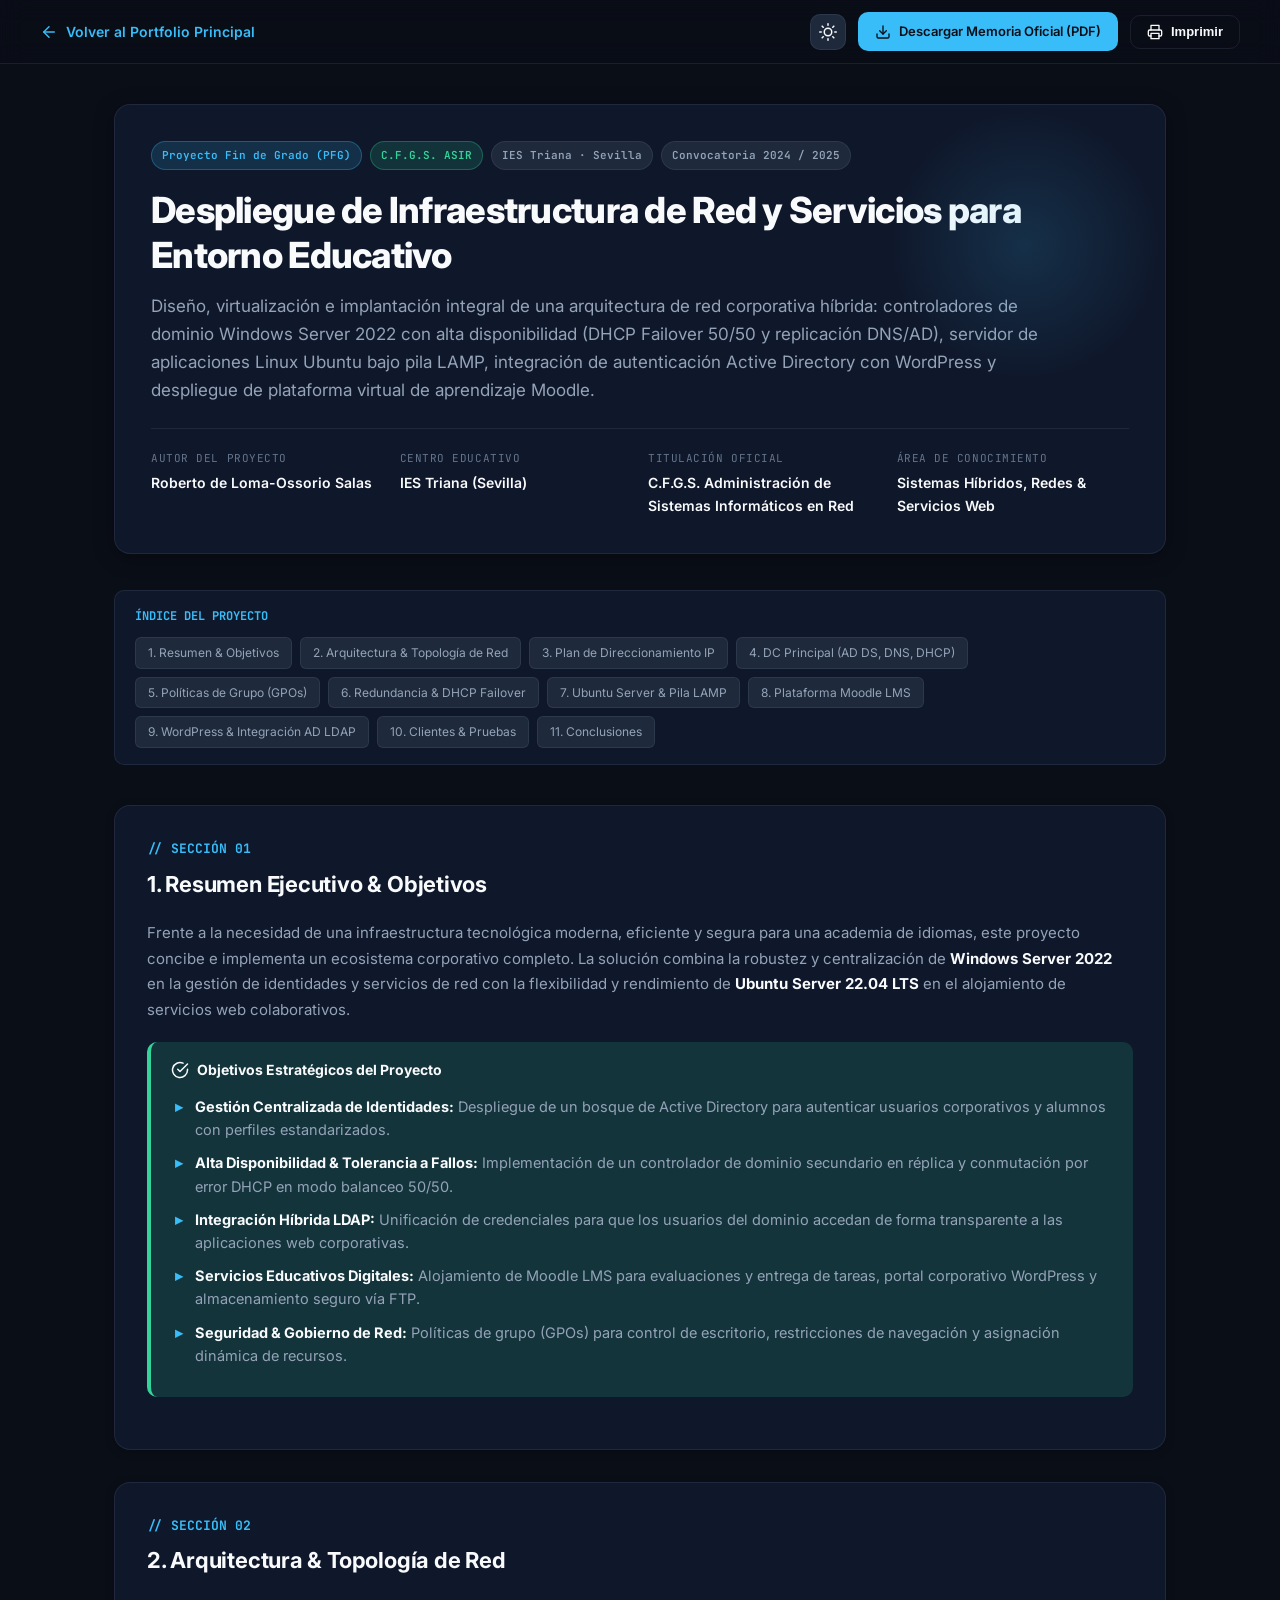
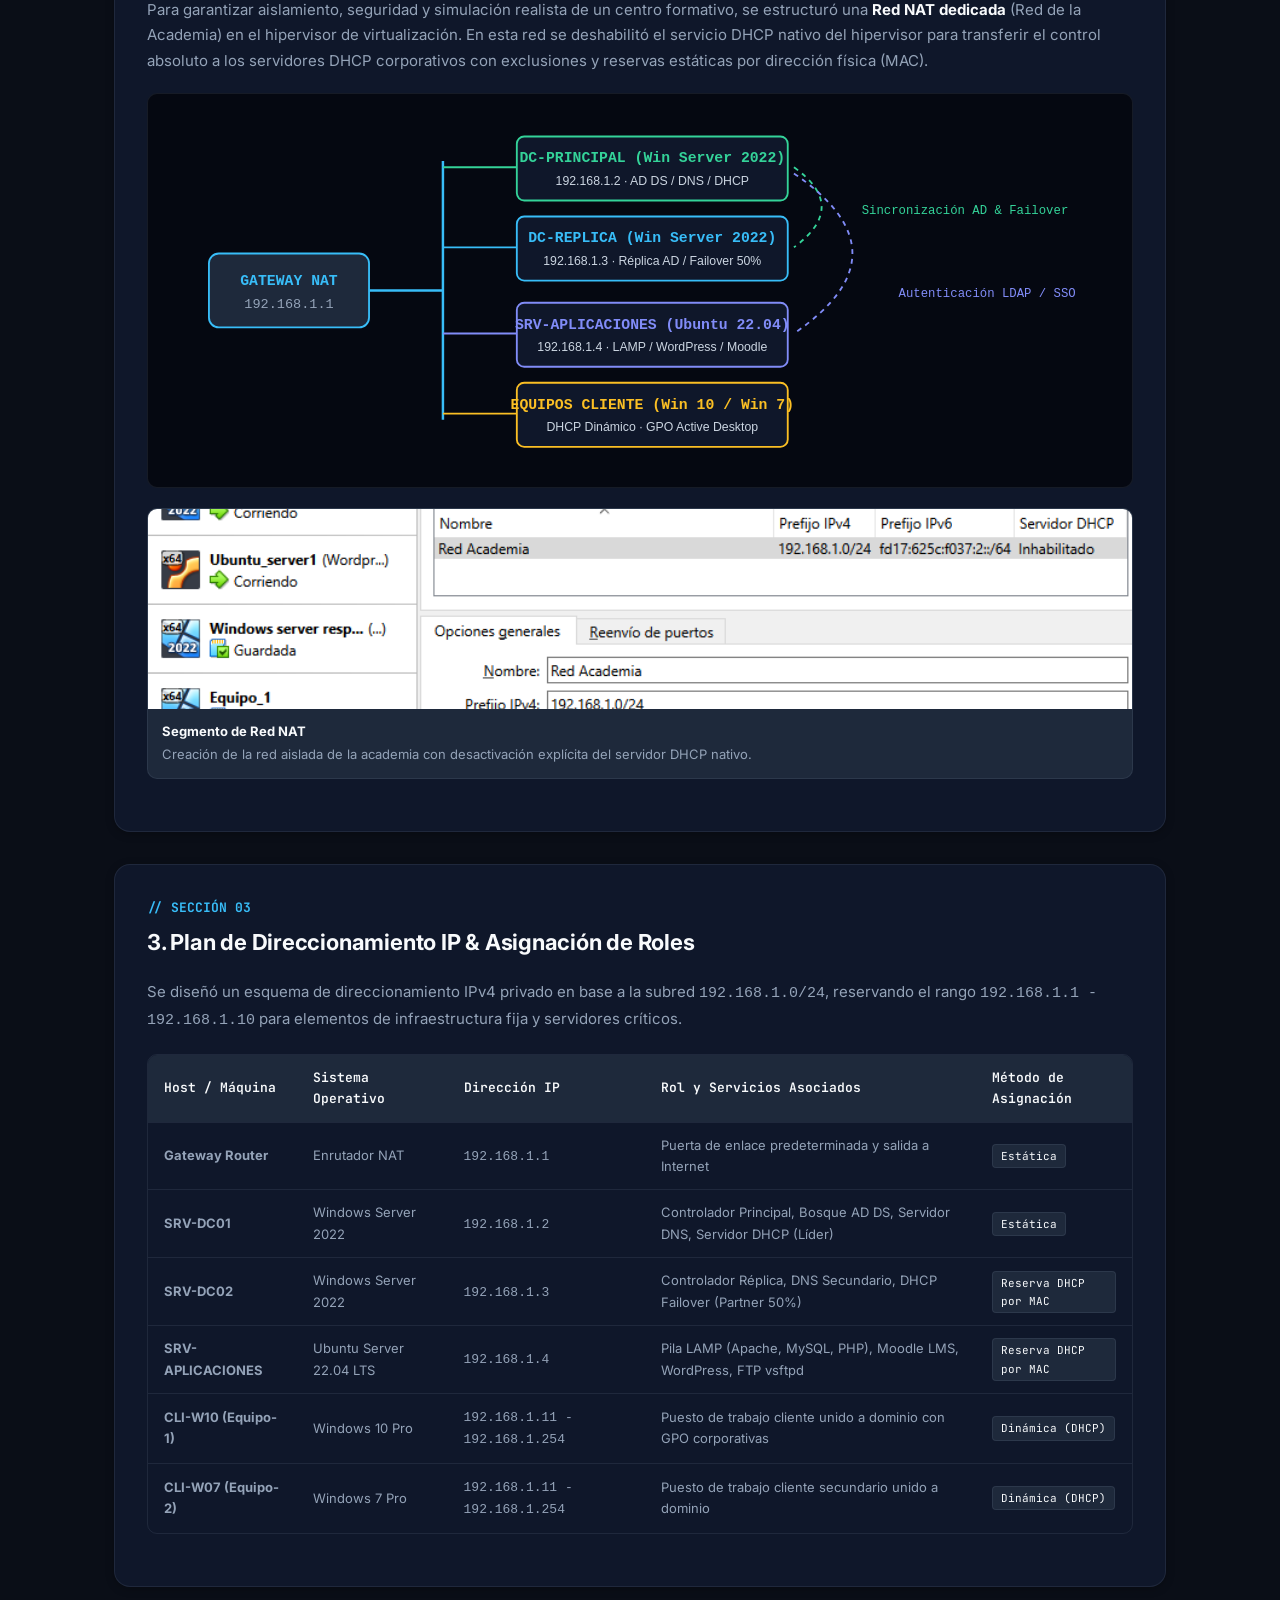
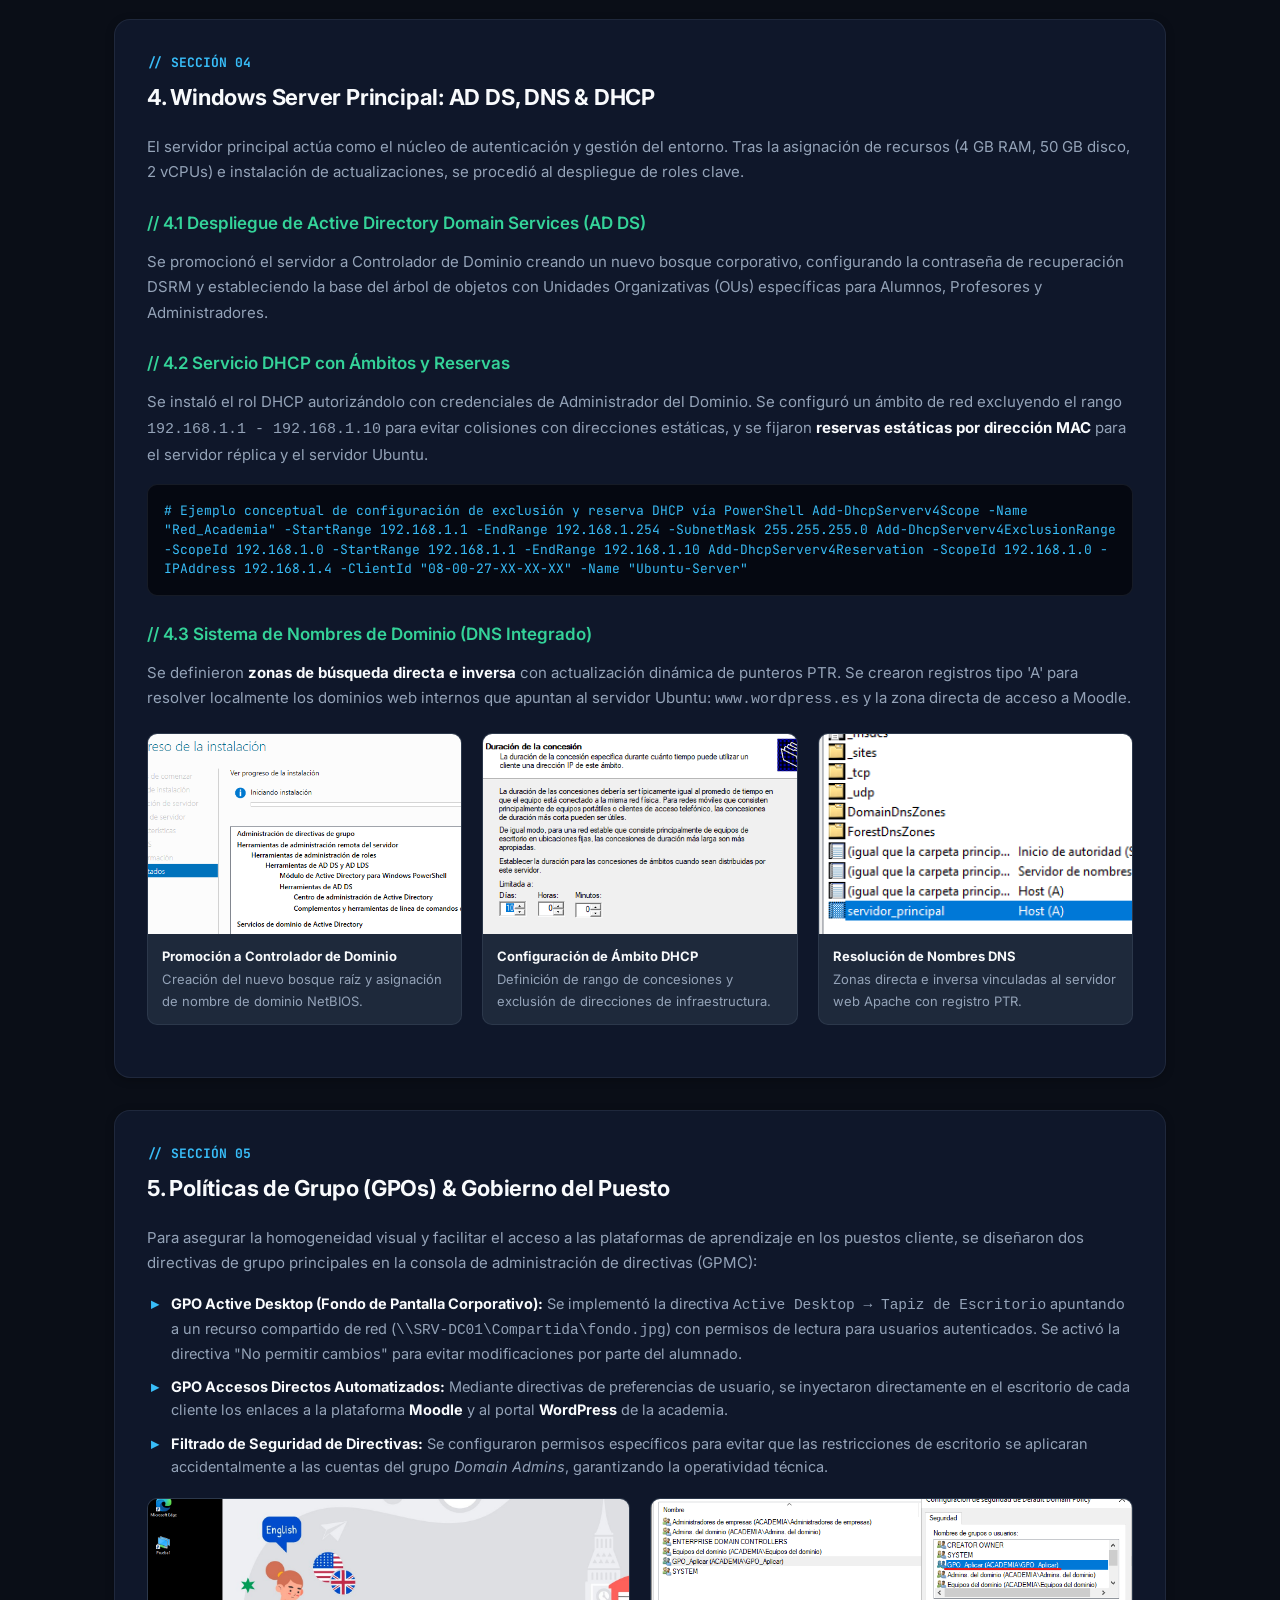
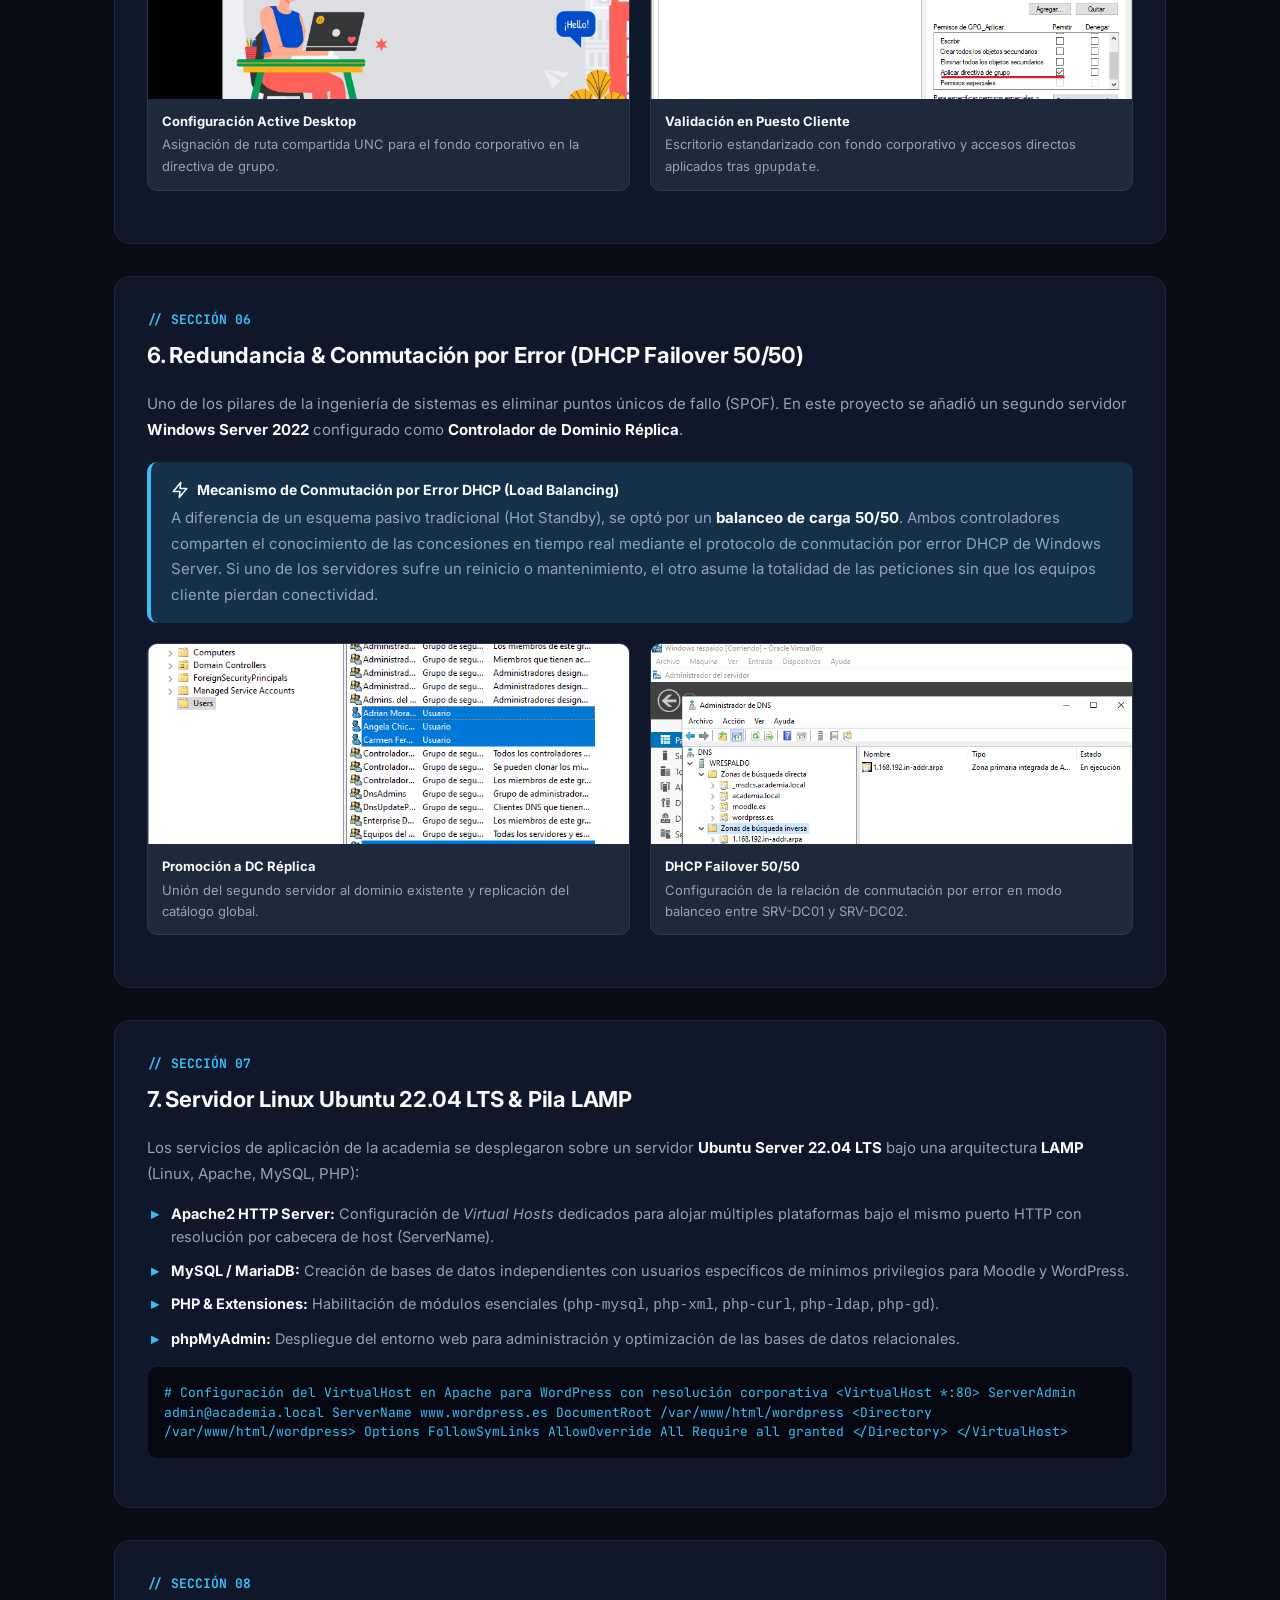
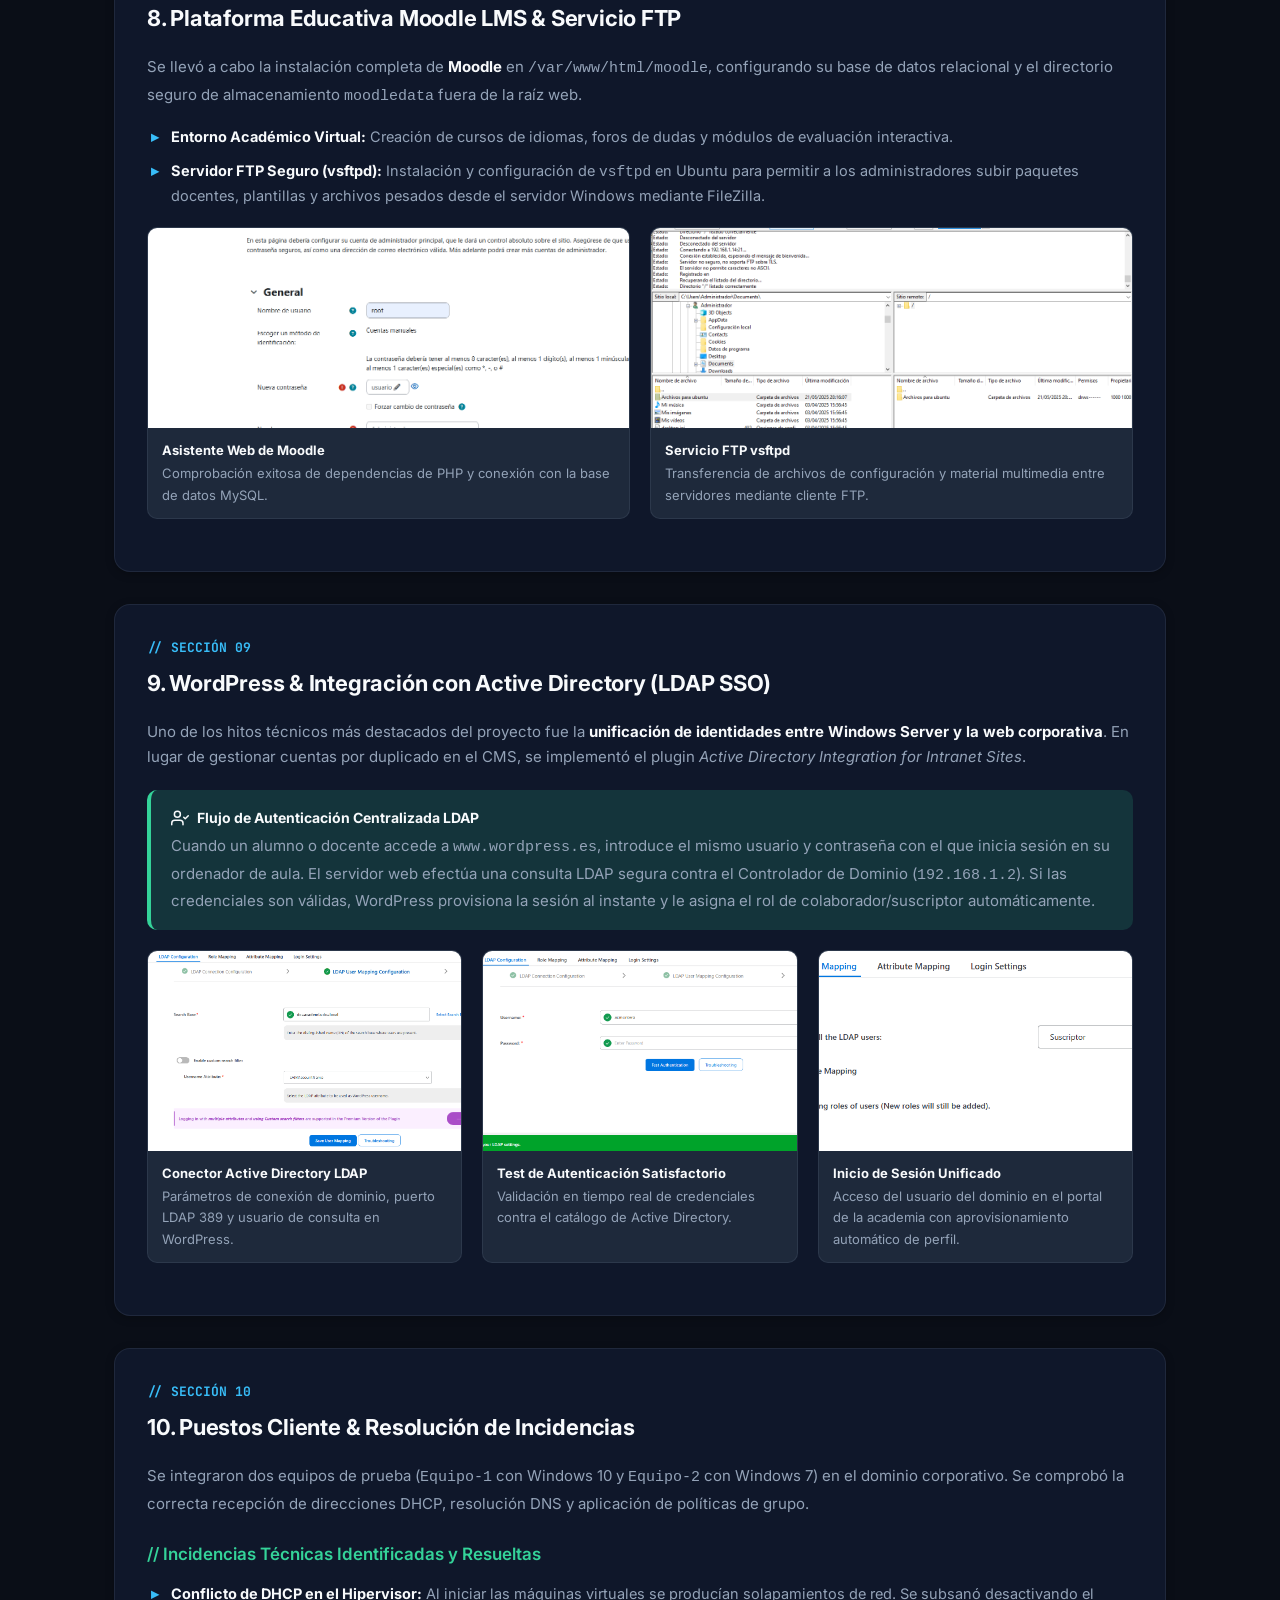
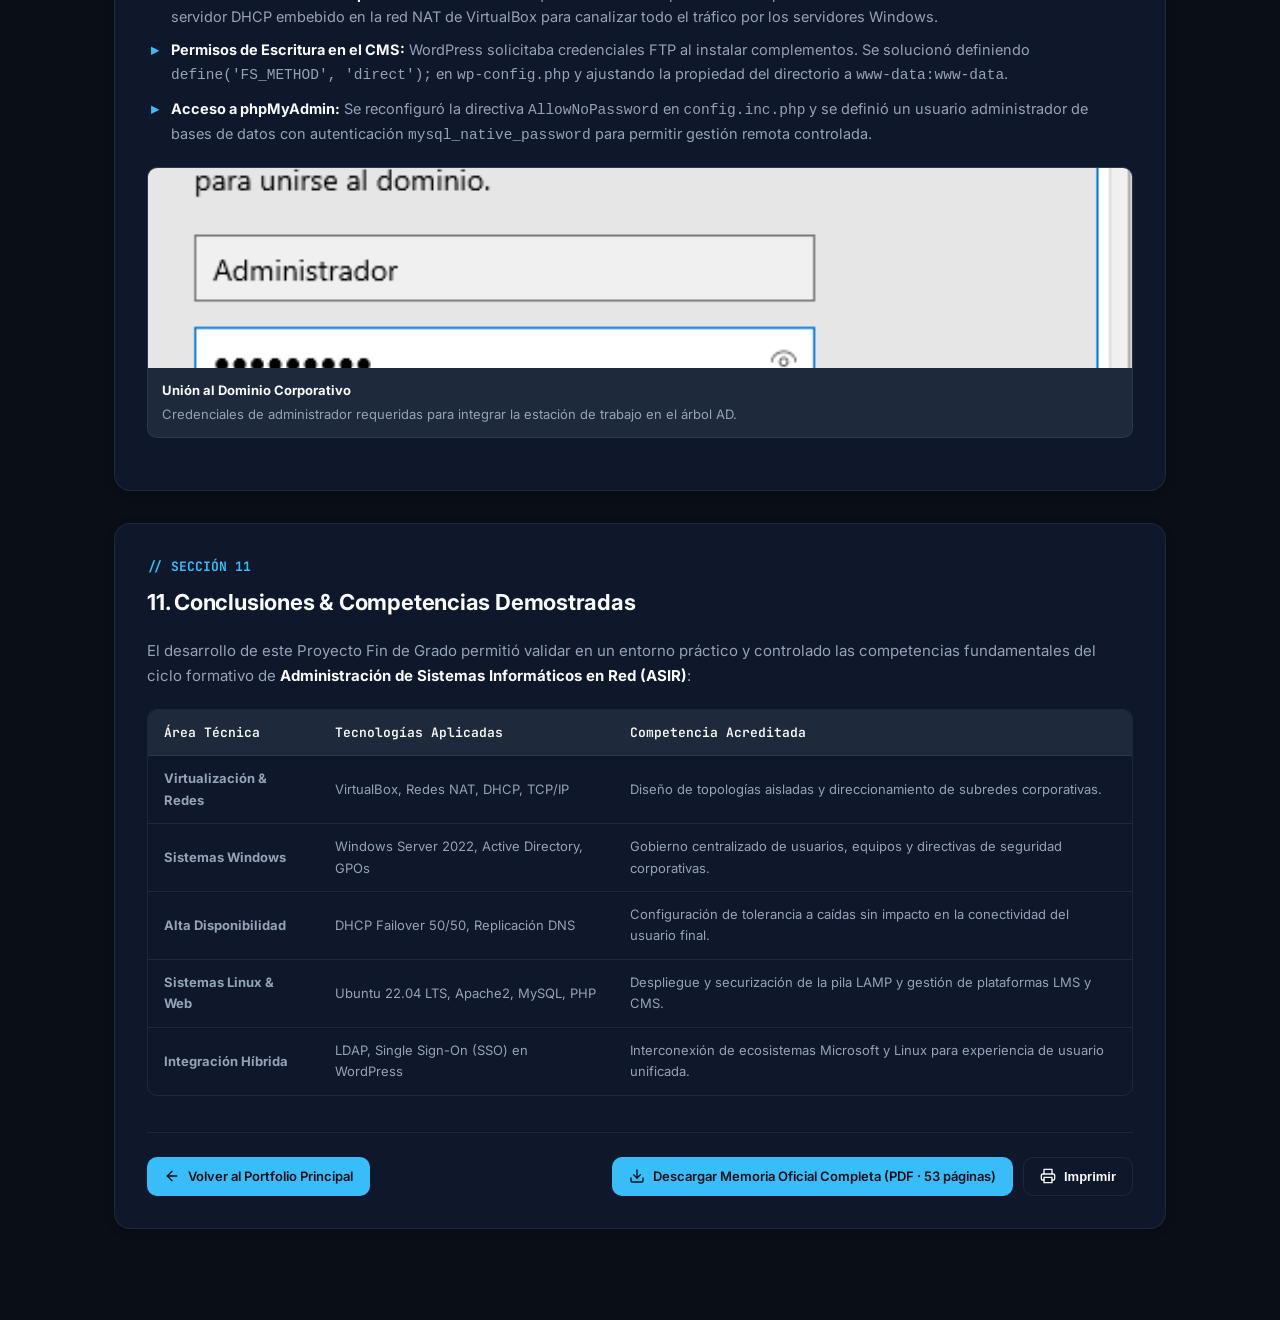
<file: proyecto-asir/index.html>
<!DOCTYPE html>
<html lang="es" data-theme="dark">
<head>
  <meta charset="UTF-8" />
  <meta name="viewport" content="width=device-width, initial-scale=1.0" />
  <title>Memoria Técnica PFG ASIR — Roberto de Loma-Ossorio Salas</title>
  <meta name="description" content="Proyecto Fin de Grado ASIR: Despliegue de Infraestructura de Red y Servicios para Entorno Educativo. Autor: Roberto de Loma-Ossorio Salas (IES Triana, Sevilla)." />

  <!-- Favicon SVG -->
  <link rel="icon" href="data:image/svg+xml,<svg xmlns='http://www.w3.org/2000/svg' viewBox='0 0 32 32'><rect width='32' height='32' rx='6' fill='%230a0e17'/><path d='M10 9h12M10 16h12M10 23h12' stroke='%2338bdf8' stroke-width='2.5' stroke-linecap='round'/><circle cx='6' cy='9' r='2' fill='%2338bdf8'/><circle cx='6' cy='16' r='2' fill='%2334d399'/><circle cx='6' cy='23' r='2' fill='%23818cf8'/></svg>" />

  <!-- Google Fonts -->
  <link rel="preconnect" href="https://fonts.googleapis.com" />
  <link rel="preconnect" href="https://fonts.gstatic.com" crossorigin />
  <link href="https://fonts.googleapis.com/css2?family=Inter:wght@300;400;500;600;700;800&family=JetBrains+Mono:wght@400;500;600;700&display=swap" rel="stylesheet" />

  <!-- CSS -->
  <link rel="stylesheet" href="styles.css" />
</head>
<body>

  <!-- Top Navigation Header -->
  <header class="doc-header">
    <div class="doc-nav">
      <a href="../" class="back-link">
        <svg width="18" height="18" viewBox="0 0 24 24" fill="none" stroke="currentColor" stroke-width="2" stroke-linecap="round" stroke-linejoin="round">
          <line x1="19" y1="12" x2="5" y2="12"></line>
          <polyline points="12 19 5 12 12 5"></polyline>
        </svg>
        <span>Volver al Portfolio Principal</span>
      </a>

      <div class="doc-actions">
        <button id="theme-toggle" class="theme-btn" aria-label="Cambiar tema" title="Cambiar tema">
          <svg width="18" height="18" viewBox="0 0 24 24" fill="none" stroke="currentColor" stroke-width="2" stroke-linecap="round" stroke-linejoin="round">
            <circle cx="12" cy="12" r="5"></circle>
            <line x1="12" y1="1" x2="12" y2="3"></line>
            <line x1="12" y1="21" x2="12" y2="23"></line>
            <line x1="4.22" y1="4.22" x2="5.64" y2="5.64"></line>
            <line x1="18.36" y1="18.36" x2="19.78" y2="19.78"></line>
            <line x1="1" y1="12" x2="3" y2="12"></line>
            <line x1="21" y1="12" x2="23" y2="12"></line>
            <line x1="4.22" y1="19.78" x2="5.64" y2="18.36"></line>
            <line x1="18.36" y1="5.64" x2="19.78" y2="4.22"></line>
          </svg>
        </button>

        <a href="Memoria_Proyecto_ASIR_Roberto_Salas.pdf" download="Memoria_Proyecto_ASIR_Roberto_Salas.pdf" class="btn btn-primary" title="Descargar la memoria oficial completa en PDF (53 páginas)">
          <svg width="16" height="16" viewBox="0 0 24 24" fill="none" stroke="currentColor" stroke-width="2" stroke-linecap="round" stroke-linejoin="round">
            <path d="M21 15v4a2 2 0 0 1-2 2H5a2 2 0 0 1-2-2v-4"></path>
            <polyline points="7 10 12 15 17 10"></polyline>
            <line x1="12" y1="15" x2="12" y2="3"></line>
          </svg>
          <span>Descargar Memoria Oficial (PDF)</span>
        </a>

        <button onclick="window.print()" class="btn btn-outline" title="Exportar o imprimir informe en PDF">
          <svg width="16" height="16" viewBox="0 0 24 24" fill="none" stroke="currentColor" stroke-width="2" stroke-linecap="round" stroke-linejoin="round">
            <polyline points="6 9 6 2 18 2 18 9"></polyline>
            <path d="M6 18H4a2 2 0 0 1-2-2v-5a2 2 0 0 1 2-2h16a2 2 0 0 1 2 2v5a2 2 0 0 1-2 2h-2"></path>
            <rect x="6" y="14" width="12" height="8"></rect>
          </svg>
          <span>Imprimir</span>
        </button>
      </div>
    </div>
  </header>

  <!-- Document Container -->
  <main class="doc-container">

    <!-- Document Hero -->
    <header class="doc-hero">
      <div class="doc-badges">
        <span class="doc-badge badge-primary">Proyecto Fin de Grado (PFG)</span>
        <span class="doc-badge badge-emerald">C.F.G.S. ASIR</span>
        <span class="doc-badge">IES Triana · Sevilla</span>
        <span class="doc-badge">Convocatoria 2024 / 2025</span>
      </div>

      <h1 class="doc-title">Despliegue de Infraestructura de Red y Servicios para Entorno Educativo</h1>
      <p class="doc-subtitle">
        Diseño, virtualización e implantación integral de una arquitectura de red corporativa híbrida: 
        controladores de dominio Windows Server 2022 con alta disponibilidad (DHCP Failover 50/50 y replicación DNS/AD), 
        servidor de aplicaciones Linux Ubuntu bajo pila LAMP, integración de autenticación Active Directory con WordPress 
        y despliegue de plataforma virtual de aprendizaje Moodle.
      </p>

      <div class="meta-grid">
        <div class="meta-item">
          <span class="meta-label">Autor del Proyecto</span>
          <span class="meta-val">Roberto de Loma-Ossorio Salas</span>
        </div>
        <div class="meta-item">
          <span class="meta-label">Centro Educativo</span>
          <span class="meta-val">IES Triana (Sevilla)</span>
        </div>
        <div class="meta-item">
          <span class="meta-label">Titulación Oficial</span>
          <span class="meta-val">C.F.G.S. Administración de Sistemas Informáticos en Red</span>
        </div>
        <div class="meta-item">
          <span class="meta-label">Área de Conocimiento</span>
          <span class="meta-val">Sistemas Híbridos, Redes &amp; Servicios Web</span>
        </div>
      </div>
    </header>

    <!-- Table of Contents / Index -->
    <nav class="toc-bar">
      <span class="toc-title">Índice del Proyecto</span>
      <div class="toc-links">
        <a href="#abstract" class="toc-chip">1. Resumen &amp; Objetivos</a>
        <a href="#topologia" class="toc-chip">2. Arquitectura &amp; Topología de Red</a>
        <a href="#direccionamiento" class="toc-chip">3. Plan de Direccionamiento IP</a>
        <a href="#dc-principal" class="toc-chip">4. DC Principal (AD DS, DNS, DHCP)</a>
        <a href="#gpos" class="toc-chip">5. Políticas de Grupo (GPOs)</a>
        <a href="#dc-secundario" class="toc-chip">6. Redundancia &amp; DHCP Failover</a>
        <a href="#ubuntu-lamp" class="toc-chip">7. Ubuntu Server &amp; Pila LAMP</a>
        <a href="#moodle" class="toc-chip">8. Plataforma Moodle LMS</a>
        <a href="#wordpress-ad" class="toc-chip">9. WordPress &amp; Integración AD LDAP</a>
        <a href="#clientes" class="toc-chip">10. Clientes &amp; Pruebas</a>
        <a href="#conclusiones" class="toc-chip">11. Conclusiones</a>
      </div>
    </nav>

    <!-- Section 1: Abstract & Objectives -->
    <section id="abstract" class="doc-section">
      <span class="section-num">// SECCIÓN 01</span>
      <h2 class="section-h2">1. Resumen Ejecutivo &amp; Objetivos</h2>
      
      <p class="doc-p">
        Frente a la necesidad de una infraestructura tecnológica moderna, eficiente y segura para una academia de idiomas, 
        este proyecto concibe e implementa un ecosistema corporativo completo. La solución combina la robustez y centralización 
        de <strong>Windows Server 2022</strong> en la gestión de identidades y servicios de red con la flexibilidad y rendimiento de 
        <strong>Ubuntu Server 22.04 LTS</strong> en el alojamiento de servicios web colaborativos.
      </p>

      <div class="callout callout-success">
        <div class="callout-title">
          <svg width="18" height="18" viewBox="0 0 24 24" fill="none" stroke="currentColor" stroke-width="2" stroke-linecap="round" stroke-linejoin="round"><path d="M22 11.08V12a10 10 0 1 1-5.93-9.14"></path><polyline points="22 4 12 14.01 9 11.01"></polyline></svg>
          Objetivos Estratégicos del Proyecto
        </div>
        <ul class="doc-bullets">
          <li><strong>Gestión Centralizada de Identidades:</strong> Despliegue de un bosque de Active Directory para autenticar usuarios corporativos y alumnos con perfiles estandarizados.</li>
          <li><strong>Alta Disponibilidad &amp; Tolerancia a Fallos:</strong> Implementación de un controlador de dominio secundario en réplica y conmutación por error DHCP en modo balanceo 50/50.</li>
          <li><strong>Integración Híbrida LDAP:</strong> Unificación de credenciales para que los usuarios del dominio accedan de forma transparente a las aplicaciones web corporativas.</li>
          <li><strong>Servicios Educativos Digitales:</strong> Alojamiento de Moodle LMS para evaluaciones y entrega de tareas, portal corporativo WordPress y almacenamiento seguro vía FTP.</li>
          <li><strong>Seguridad &amp; Gobierno de Red:</strong> Políticas de grupo (GPOs) para control de escritorio, restricciones de navegación y asignación dinámica de recursos.</li>
        </ul>
      </div>
    </section>

    <!-- Section 2: Architecture & Topology -->
    <section id="topologia" class="doc-section">
      <span class="section-num">// SECCIÓN 02</span>
      <h2 class="section-h2">2. Arquitectura &amp; Topología de Red</h2>

      <p class="doc-p">
        Para garantizar aislamiento, seguridad y simulación realista de un centro formativo, se estructuró una 
        <strong>Red NAT dedicada</strong> (Red de la Academia) en el hipervisor de virtualización. En esta red se deshabilitó el 
        servicio DHCP nativo del hipervisor para transferir el control absoluto a los servidores DHCP corporativos con exclusiones 
        y reservas estáticas por dirección física (MAC).
      </p>

      <!-- SVG Topology Diagram -->
      <div class="topology-diagram">
        <svg class="diagram-svg" viewBox="0 0 760 280" xmlns="http://www.w3.org/2000/svg">
          <!-- Gateway / Cloud -->
          <rect x="30" y="110" width="130" height="60" rx="8" fill="#1e293b" stroke="#38bdf8" stroke-width="1.5"/>
          <text x="95" y="136" text-anchor="middle" fill="#38bdf8" font-family="monospace" font-size="12" font-weight="bold">GATEWAY NAT</text>
          <text x="95" y="154" text-anchor="middle" fill="#94a3b8" font-family="monospace" font-size="11">192.168.1.1</text>

          <!-- Main Bus Line -->
          <line x1="160" y1="140" x2="220" y2="140" stroke="#38bdf8" stroke-width="2"/>
          <line x1="220" y1="35" x2="220" y2="245" stroke="#38bdf8" stroke-width="2"/>

          <!-- Node 1: DC01 -->
          <line x1="220" y1="40" x2="280" y2="40" stroke="#34d399" stroke-width="1.5"/>
          <rect x="280" y="15" width="220" height="52" rx="6" fill="#0f172a" stroke="#34d399" stroke-width="1.5"/>
          <text x="390" y="36" text-anchor="middle" fill="#34d399" font-family="monospace" font-size="12" font-weight="bold">DC-PRINCIPAL (Win Server 2022)</text>
          <text x="390" y="54" text-anchor="middle" fill="#cbd5e1" font-family="sans-serif" font-size="10">192.168.1.2 · AD DS / DNS / DHCP</text>

          <!-- Node 2: DC02 Replica -->
          <line x1="220" y1="105" x2="280" y2="105" stroke="#38bdf8" stroke-width="1.5"/>
          <rect x="280" y="80" width="220" height="52" rx="6" fill="#0f172a" stroke="#38bdf8" stroke-width="1.5"/>
          <text x="390" y="101" text-anchor="middle" fill="#38bdf8" font-family="monospace" font-size="12" font-weight="bold">DC-REPLICA (Win Server 2022)</text>
          <text x="390" y="119" text-anchor="middle" fill="#cbd5e1" font-family="sans-serif" font-size="10">192.168.1.3 · Réplica AD / Failover 50%</text>

          <!-- Node 3: Ubuntu Server -->
          <line x1="220" y1="175" x2="280" y2="175" stroke="#818cf8" stroke-width="1.5"/>
          <rect x="280" y="150" width="220" height="52" rx="6" fill="#0f172a" stroke="#818cf8" stroke-width="1.5"/>
          <text x="390" y="171" text-anchor="middle" fill="#818cf8" font-family="monospace" font-size="12" font-weight="bold">SRV-APLICACIONES (Ubuntu 22.04)</text>
          <text x="390" y="189" text-anchor="middle" fill="#cbd5e1" font-family="sans-serif" font-size="10">192.168.1.4 · LAMP / WordPress / Moodle</text>

          <!-- Node 4: Clients -->
          <line x1="220" y1="240" x2="280" y2="240" stroke="#fbbf24" stroke-width="1.5"/>
          <rect x="280" y="215" width="220" height="52" rx="6" fill="#0f172a" stroke="#fbbf24" stroke-width="1.5"/>
          <text x="390" y="236" text-anchor="middle" fill="#fbbf24" font-family="monospace" font-size="12" font-weight="bold">EQUIPOS CLIENTE (Win 10 / Win 7)</text>
          <text x="390" y="254" text-anchor="middle" fill="#cbd5e1" font-family="sans-serif" font-size="10">DHCP Dinámico · GPO Active Desktop</text>

          <!-- Failover Synchronization Arrow -->
          <path d="M 505 40 Q 550 72 505 105" fill="none" stroke="#34d399" stroke-width="1.5" stroke-dasharray="4"/>
          <text x="560" y="78" fill="#34d399" font-family="monospace" font-size="10">Sincronización AD &amp; Failover</text>

          <!-- LDAP Auth Arrow -->
          <path d="M 505 45 Q 600 110 505 175" fill="none" stroke="#818cf8" stroke-width="1.5" stroke-dasharray="4"/>
          <text x="590" y="145" fill="#818cf8" font-family="monospace" font-size="10">Autenticación LDAP / SSO</text>
        </svg>
      </div>

      <div class="screenshot-grid">
        <div class="screenshot-card">
          <div class="screenshot-img-wrap">
            <img src="img/100000010000032E000001C943387A05.png" alt="Configuración de Red NAT" class="screenshot-img" />
          </div>
          <div class="screenshot-caption">
            <strong>Segmento de Red NAT</strong>
            Creación de la red aislada de la academia con desactivación explícita del servidor DHCP nativo.
          </div>
        </div>
      </div>
    </section>

    <!-- Section 3: IP Addressing Plan -->
    <section id="direccionamiento" class="doc-section">
      <span class="section-num">// SECCIÓN 03</span>
      <h2 class="section-h2">3. Plan de Direccionamiento IP &amp; Asignación de Roles</h2>

      <p class="doc-p">
        Se diseñó un esquema de direccionamiento IPv4 privado en base a la subred <code>192.168.1.0/24</code>, 
        reservando el rango <code>192.168.1.1 - 192.168.1.10</code> para elementos de infraestructura fija y servidores críticos.
      </p>

      <div class="table-wrapper">
        <table class="doc-table">
          <thead>
            <tr>
              <th>Host / Máquina</th>
              <th>Sistema Operativo</th>
              <th>Dirección IP</th>
              <th>Rol y Servicios Asociados</th>
              <th>Método de Asignación</th>
            </tr>
          </thead>
          <tbody>
            <tr>
              <td><strong>Gateway Router</strong></td>
              <td>Enrutador NAT</td>
              <td><code>192.168.1.1</code></td>
              <td>Puerta de enlace predeterminada y salida a Internet</td>
              <td><span class="badge-tag">Estática</span></td>
            </tr>
            <tr>
              <td><strong>SRV-DC01</strong></td>
              <td>Windows Server 2022</td>
              <td><code>192.168.1.2</code></td>
              <td>Controlador Principal, Bosque AD DS, Servidor DNS, Servidor DHCP (Líder)</td>
              <td><span class="badge-tag">Estática</span></td>
            </tr>
            <tr>
              <td><strong>SRV-DC02</strong></td>
              <td>Windows Server 2022</td>
              <td><code>192.168.1.3</code></td>
              <td>Controlador Réplica, DNS Secundario, DHCP Failover (Partner 50%)</td>
              <td><span class="badge-tag">Reserva DHCP por MAC</span></td>
            </tr>
            <tr>
              <td><strong>SRV-APLICACIONES</strong></td>
              <td>Ubuntu Server 22.04 LTS</td>
              <td><code>192.168.1.4</code></td>
              <td>Pila LAMP (Apache, MySQL, PHP), Moodle LMS, WordPress, FTP vsftpd</td>
              <td><span class="badge-tag">Reserva DHCP por MAC</span></td>
            </tr>
            <tr>
              <td><strong>CLI-W10 (Equipo-1)</strong></td>
              <td>Windows 10 Pro</td>
              <td><code>192.168.1.11 - 192.168.1.254</code></td>
              <td>Puesto de trabajo cliente unido a dominio con GPO corporativas</td>
              <td><span class="badge-tag">Dinámica (DHCP)</span></td>
            </tr>
            <tr>
              <td><strong>CLI-W07 (Equipo-2)</strong></td>
              <td>Windows 7 Pro</td>
              <td><code>192.168.1.11 - 192.168.1.254</code></td>
              <td>Puesto de trabajo cliente secundario unido a dominio</td>
              <td><span class="badge-tag">Dinámica (DHCP)</span></td>
            </tr>
          </tbody>
        </table>
      </div>
    </section>

    <!-- Section 4: Main Domain Controller -->
    <section id="dc-principal" class="doc-section">
      <span class="section-num">// SECCIÓN 04</span>
      <h2 class="section-h2">4. Windows Server Principal: AD DS, DNS &amp; DHCP</h2>

      <p class="doc-p">
        El servidor principal actúa como el núcleo de autenticación y gestión del entorno. Tras la asignación 
        de recursos (4 GB RAM, 50 GB disco, 2 vCPUs) e instalación de actualizaciones, se procedió al despliegue de roles clave.
      </p>

      <h3 class="section-h3">// 4.1 Despliegue de Active Directory Domain Services (AD DS)</h3>
      <p class="doc-p">
        Se promocionó el servidor a Controlador de Dominio creando un nuevo bosque corporativo, configurando la contraseña de recuperación 
        DSRM y estableciendo la base del árbol de objetos con Unidades Organizativas (OUs) específicas para Alumnos, Profesores y Administradores.
      </p>

      <h3 class="section-h3">// 4.2 Servicio DHCP con Ámbitos y Reservas</h3>
      <p class="doc-p">
        Se instaló el rol DHCP autorizándolo con credenciales de Administrador del Dominio. Se configuró un ámbito de red 
        excluyendo el rango <code>192.168.1.1 - 192.168.1.10</code> para evitar colisiones con direcciones estáticas, y se fijaron 
        <strong>reservas estáticas por dirección MAC</strong> para el servidor réplica y el servidor Ubuntu.
      </p>

      <div class="code-block">
# Ejemplo conceptual de configuración de exclusión y reserva DHCP vía PowerShell
Add-DhcpServerv4Scope -Name "Red_Academia" -StartRange 192.168.1.1 -EndRange 192.168.1.254 -SubnetMask 255.255.255.0
Add-DhcpServerv4ExclusionRange -ScopeId 192.168.1.0 -StartRange 192.168.1.1 -EndRange 192.168.1.10
Add-DhcpServerv4Reservation -ScopeId 192.168.1.0 -IPAddress 192.168.1.4 -ClientId "08-00-27-XX-XX-XX" -Name "Ubuntu-Server"
      </div>

      <h3 class="section-h3">// 4.3 Sistema de Nombres de Dominio (DNS Integrado)</h3>
      <p class="doc-p">
        Se definieron <strong>zonas de búsqueda directa e inversa</strong> con actualización dinámica de punteros PTR. Se crearon registros 
        tipo 'A' para resolver localmente los dominios web internos que apuntan al servidor Ubuntu:
        <code>www.wordpress.es</code> y la zona directa de acceso a Moodle.
      </p>

      <div class="screenshot-grid">
        <div class="screenshot-card">
          <div class="screenshot-img-wrap">
            <img src="img/100000010000028E0000016188251C63.png" alt="Promoción Active Directory" class="screenshot-img" />
          </div>
          <div class="screenshot-caption">
            <strong>Promoción a Controlador de Dominio</strong>
            Creación del nuevo bosque raíz y asignación de nombre de dominio NetBIOS.
          </div>
        </div>

        <div class="screenshot-card">
          <div class="screenshot-img-wrap">
            <img src="img/10000001000001FF0000012CE986B3B3.png" alt="Ámbito DHCP y Exclusiones" class="screenshot-img" />
          </div>
          <div class="screenshot-caption">
            <strong>Configuración de Ámbito DHCP</strong>
            Definición de rango de concesiones y exclusión de direcciones de infraestructura.
          </div>
        </div>

        <div class="screenshot-card">
          <div class="screenshot-img-wrap">
            <img src="img/100000010000031B000000C0E786FBBB.png" alt="Zonas Directas e Inversas DNS" class="screenshot-img" />
          </div>
          <div class="screenshot-caption">
            <strong>Resolución de Nombres DNS</strong>
            Zonas directa e inversa vinculadas al servidor web Apache con registro PTR.
          </div>
        </div>
      </div>
    </section>

    <!-- Section 5: Group Policies (GPOs) -->
    <section id="gpos" class="doc-section">
      <span class="section-num">// SECCIÓN 05</span>
      <h2 class="section-h2">5. Políticas de Grupo (GPOs) &amp; Gobierno del Puesto</h2>

      <p class="doc-p">
        Para asegurar la homogeneidad visual y facilitar el acceso a las plataformas de aprendizaje en los puestos cliente, 
        se diseñaron dos directivas de grupo principales en la consola de administración de directivas (GPMC):
      </p>

      <ul class="doc-bullets">
        <li>
          <strong>GPO Active Desktop (Fondo de Pantalla Corporativo):</strong> Se implementó la directiva 
          <code>Active Desktop → Tapiz de Escritorio</code> apuntando a un recurso compartido de red 
          (<code>\\SRV-DC01\Compartida\fondo.jpg</code>) con permisos de lectura para usuarios autenticados. 
          Se activó la directiva "No permitir cambios" para evitar modificaciones por parte del alumnado.
        </li>
        <li>
          <strong>GPO Accesos Directos Automatizados:</strong> Mediante directivas de preferencias de usuario, se inyectaron 
          directamente en el escritorio de cada cliente los enlaces a la plataforma <strong>Moodle</strong> y al portal 
          <strong>WordPress</strong> de la academia.
        </li>
        <li>
          <strong>Filtrado de Seguridad de Directivas:</strong> Se configuraron permisos específicos para evitar que las restricciones 
          de escritorio se aplicaran accidentalmente a las cuentas del grupo <em>Domain Admins</em>, garantizando la operatividad técnica.
        </li>
      </ul>

      <div class="screenshot-grid">
        <div class="screenshot-card">
          <div class="screenshot-img-wrap">
            <img src="img/10000001000005C8000003CAE39C78B5.png" alt="Directiva de tapiz de escritorio" class="screenshot-img" />
          </div>
          <div class="screenshot-caption">
            <strong>Configuración Active Desktop</strong>
            Asignación de ruta compartida UNC para el fondo corporativo en la directiva de grupo.
          </div>
        </div>

        <div class="screenshot-card">
          <div class="screenshot-img-wrap">
            <img src="img/100000010000033D00000201A704A5F4.png" alt="Resultado de GPO en cliente" class="screenshot-img" />
          </div>
          <div class="screenshot-caption">
            <strong>Validación en Puesto Cliente</strong>
            Escritorio estandarizado con fondo corporativo y accesos directos aplicados tras <code>gpupdate</code>.
          </div>
        </div>
      </div>
    </section>

    <!-- Section 6: Replica DC & DHCP Failover -->
    <section id="dc-secundario" class="doc-section">
      <span class="section-num">// SECCIÓN 06</span>
      <h2 class="section-h2">6. Redundancia &amp; Conmutación por Error (DHCP Failover 50/50)</h2>

      <p class="doc-p">
        Uno de los pilares de la ingeniería de sistemas es eliminar puntos únicos de fallo (SPOF). En este proyecto se 
        añadió un segundo servidor <strong>Windows Server 2022</strong> configurado como <strong>Controlador de Dominio Réplica</strong>.
      </p>

      <div class="callout">
        <div class="callout-title">
          <svg width="18" height="18" viewBox="0 0 24 24" fill="none" stroke="currentColor" stroke-width="2" stroke-linecap="round" stroke-linejoin="round"><polygon points="13 2 3 14 12 14 11 22 21 10 12 10 13 2"></polygon></svg>
          Mecanismo de Conmutación por Error DHCP (Load Balancing)
        </div>
        <p class="doc-p" style="margin-bottom: 0;">
          A diferencia de un esquema pasivo tradicional (Hot Standby), se optó por un <strong>balanceo de carga 50/50</strong>. 
          Ambos controladores comparten el conocimiento de las concesiones en tiempo real mediante el protocolo de conmutación 
          por error DHCP de Windows Server. Si uno de los servidores sufre un reinicio o mantenimiento, el otro asume la totalidad 
          de las peticiones sin que los equipos cliente pierdan conectividad.
        </p>
      </div>

      <div class="screenshot-grid">
        <div class="screenshot-card">
          <div class="screenshot-img-wrap">
            <img src="img/10000001000002A80000029905E5A13E.png" alt="Promoción Controlador Réplica" class="screenshot-img" />
          </div>
          <div class="screenshot-caption">
            <strong>Promoción a DC Réplica</strong>
            Unión del segundo servidor al dominio existente y replicación del catálogo global.
          </div>
        </div>

        <div class="screenshot-card">
          <div class="screenshot-img-wrap">
            <img src="img/100000010000031F0000015662177546.png" alt="Configuración Failover DHCP" class="screenshot-img" />
          </div>
          <div class="screenshot-caption">
            <strong>DHCP Failover 50/50</strong>
            Configuración de la relación de conmutación por error en modo balanceo entre SRV-DC01 y SRV-DC02.
          </div>
        </div>
      </div>
    </section>

    <!-- Section 7: Ubuntu Server & LAMP Stack -->
    <section id="ubuntu-lamp" class="doc-section">
      <span class="section-num">// SECCIÓN 07</span>
      <h2 class="section-h2">7. Servidor Linux Ubuntu 22.04 LTS &amp; Pila LAMP</h2>

      <p class="doc-p">
        Los servicios de aplicación de la academia se desplegaron sobre un servidor <strong>Ubuntu Server 22.04 LTS</strong> 
        bajo una arquitectura <strong>LAMP</strong> (Linux, Apache, MySQL, PHP):
      </p>

      <ul class="doc-bullets">
        <li><strong>Apache2 HTTP Server:</strong> Configuración de <em>Virtual Hosts</em> dedicados para alojar múltiples plataformas bajo el mismo puerto HTTP con resolución por cabecera de host (ServerName).</li>
        <li><strong>MySQL / MariaDB:</strong> Creación de bases de datos independientes con usuarios específicos de mínimos privilegios para Moodle y WordPress.</li>
        <li><strong>PHP &amp; Extensiones:</strong> Habilitación de módulos esenciales (<code>php-mysql</code>, <code>php-xml</code>, <code>php-curl</code>, <code>php-ldap</code>, <code>php-gd</code>).</li>
        <li><strong>phpMyAdmin:</strong> Despliegue del entorno web para administración y optimización de las bases de datos relacionales.</li>
      </ul>

      <div class="code-block">
# Configuración del VirtualHost en Apache para WordPress con resolución corporativa
&lt;VirtualHost *:80&gt;
    ServerAdmin admin@academia.local
    ServerName www.wordpress.es
    DocumentRoot /var/www/html/wordpress
    &lt;Directory /var/www/html/wordpress&gt;
        Options FollowSymLinks
        AllowOverride All
        Require all granted
    &lt;/Directory&gt;
&lt;/VirtualHost&gt;
      </div>
    </section>

    <!-- Section 8: Moodle LMS -->
    <section id="moodle" class="doc-section">
      <span class="section-num">// SECCIÓN 08</span>
      <h2 class="section-h2">8. Plataforma Educativa Moodle LMS &amp; Servicio FTP</h2>

      <p class="doc-p">
        Se llevó a cabo la instalación completa de <strong>Moodle</strong> en <code>/var/www/html/moodle</code>, 
        configurando su base de datos relacional y el directorio seguro de almacenamiento <code>moodledata</code> fuera de la raíz web.
      </p>

      <ul class="doc-bullets">
        <li><strong>Entorno Académico Virtual:</strong> Creación de cursos de idiomas, foros de dudas y módulos de evaluación interactiva.</li>
        <li><strong>Servidor FTP Seguro (vsftpd):</strong> Instalación y configuración de <code>vsftpd</code> en Ubuntu para permitir a los administradores subir paquetes docentes, plantillas y archivos pesados desde el servidor Windows mediante FileZilla.</li>
      </ul>

      <div class="screenshot-grid">
        <div class="screenshot-card">
          <div class="screenshot-img-wrap">
            <img src="img/100000010000047C00000389A240AAAA.png" alt="Instalación de Moodle LMS" class="screenshot-img" />
          </div>
          <div class="screenshot-caption">
            <strong>Asistente Web de Moodle</strong>
            Comprobación exitosa de dependencias de PHP y conexión con la base de datos MySQL.
          </div>
        </div>

        <div class="screenshot-card">
          <div class="screenshot-img-wrap">
            <img src="img/10000001000004A20000022482B85E44.png" alt="Conexión FTP con FileZilla" class="screenshot-img" />
          </div>
          <div class="screenshot-caption">
            <strong>Servicio FTP vsftpd</strong>
            Transferencia de archivos de configuración y material multimedia entre servidores mediante cliente FTP.
          </div>
        </div>
      </div>
    </section>

    <!-- Section 9: WordPress & Active Directory LDAP -->
    <section id="wordpress-ad" class="doc-section">
      <span class="section-num">// SECCIÓN 09</span>
      <h2 class="section-h2">9. WordPress &amp; Integración con Active Directory (LDAP SSO)</h2>

      <p class="doc-p">
        Uno de los hitos técnicos más destacados del proyecto fue la <strong>unificación de identidades entre Windows Server y la web corporativa</strong>. 
        En lugar de gestionar cuentas por duplicado en el CMS, se implementó el plugin <em>Active Directory Integration for Intranet Sites</em>.
      </p>

      <div class="callout callout-success">
        <div class="callout-title">
          <svg width="18" height="18" viewBox="0 0 24 24" fill="none" stroke="currentColor" stroke-width="2" stroke-linecap="round" stroke-linejoin="round"><path d="M16 21v-2a4 4 0 0 0-4-4H5a4 4 0 0 0-4 4v2"></path><circle cx="8.5" cy="7" r="4"></circle><polyline points="17 11 19 13 23 9"></polyline></svg>
          Flujo de Autenticación Centralizada LDAP
        </div>
        <p class="doc-p" style="margin-bottom: 0;">
          Cuando un alumno o docente accede a <code>www.wordpress.es</code>, introduce el mismo usuario y contraseña con el que inicia sesión 
          en su ordenador de aula. El servidor web efectúa una consulta LDAP segura contra el Controlador de Dominio (<code>192.168.1.2</code>). 
          Si las credenciales son válidas, WordPress provisiona la sesión al instante y le asigna el rol de colaborador/suscriptor automáticamente.
        </p>
      </div>

      <div class="screenshot-grid">
        <div class="screenshot-card">
          <div class="screenshot-img-wrap">
            <img src="img/1000000100000673000002B5FF7C92BD.png" alt="Configuración plugin Active Directory en WordPress" class="screenshot-img" />
          </div>
          <div class="screenshot-caption">
            <strong>Conector Active Directory LDAP</strong>
            Parámetros de conexión de dominio, puerto LDAP 389 y usuario de consulta en WordPress.
          </div>
        </div>

        <div class="screenshot-card">
          <div class="screenshot-img-wrap">
            <img src="img/100000010000067700000286F7C88632.png" alt="Test de Autenticación LDAP exitoso" class="screenshot-img" />
          </div>
          <div class="screenshot-caption">
            <strong>Test de Autenticación Satisfactorio</strong>
            Validación en tiempo real de credenciales contra el catálogo de Active Directory.
          </div>
        </div>

        <div class="screenshot-card">
          <div class="screenshot-img-wrap">
            <img src="img/100000010000042F0000015D7650CE88.png" alt="Inicio de sesión con usuario de dominio" class="screenshot-img" />
          </div>
          <div class="screenshot-caption">
            <strong>Inicio de Sesión Unificado</strong>
            Acceso del usuario del dominio en el portal de la academia con aprovisionamiento automático de perfil.
          </div>
        </div>
      </div>
    </section>

    <!-- Section 10: Clients & Incident Resolution -->
    <section id="clientes" class="doc-section">
      <span class="section-num">// SECCIÓN 10</span>
      <h2 class="section-h2">10. Puestos Cliente &amp; Resolución de Incidencias</h2>

      <p class="doc-p">
        Se integraron dos equipos de prueba (<code>Equipo-1</code> con Windows 10 y <code>Equipo-2</code> con Windows 7) 
        en el dominio corporativo. Se comprobó la correcta recepción de direcciones DHCP, resolución DNS y aplicación 
        de políticas de grupo.
      </p>

      <h3 class="section-h3">// Incidencias Técnicas Identificadas y Resueltas</h3>
      <ul class="doc-bullets">
        <li>
          <strong>Conflicto de DHCP en el Hipervisor:</strong> Al iniciar las máquinas virtuales se producían solapamientos de red. 
          Se subsanó desactivando el servidor DHCP embebido en la red NAT de VirtualBox para canalizar todo el tráfico por los servidores Windows.
        </li>
        <li>
          <strong>Permisos de Escritura en el CMS:</strong> WordPress solicitaba credenciales FTP al instalar complementos. 
          Se solucionó definiendo <code>define('FS_METHOD', 'direct');</code> en <code>wp-config.php</code> y ajustando la propiedad 
          del directorio a <code>www-data:www-data</code>.
        </li>
        <li>
          <strong>Acceso a phpMyAdmin:</strong> Se reconfiguró la directiva <code>AllowNoPassword</code> en <code>config.inc.php</code> 
          y se definió un usuario administrador de bases de datos con autenticación <code>mysql_native_password</code> para permitir gestión remota controlada.
        </li>
      </ul>

      <div class="screenshot-grid">
        <div class="screenshot-card">
          <div class="screenshot-img-wrap">
            <img src="img/10000001000001D50000016EB9ADDAA2.png" alt="Unión de cliente al dominio" class="screenshot-img" />
          </div>
          <div class="screenshot-caption">
            <strong>Unión al Dominio Corporativo</strong>
            Credenciales de administrador requeridas para integrar la estación de trabajo en el árbol AD.
          </div>
        </div>
      </div>
    </section>

    <!-- Section 11: Conclusions -->
    <section id="conclusiones" class="doc-section">
      <span class="section-num">// SECCIÓN 11</span>
      <h2 class="section-h2">11. Conclusiones &amp; Competencias Demostradas</h2>

      <p class="doc-p">
        El desarrollo de este Proyecto Fin de Grado permitió validar en un entorno práctico y controlado las competencias 
        fundamentales del ciclo formativo de <strong>Administración de Sistemas Informáticos en Red (ASIR)</strong>:
      </p>

      <div class="table-wrapper">
        <table class="doc-table">
          <thead>
            <tr>
              <th>Área Técnica</th>
              <th>Tecnologías Aplicadas</th>
              <th>Competencia Acreditada</th>
            </tr>
          </thead>
          <tbody>
            <tr>
              <td><strong>Virtualización &amp; Redes</strong></td>
              <td>VirtualBox, Redes NAT, DHCP, TCP/IP</td>
              <td>Diseño de topologías aisladas y direccionamiento de subredes corporativas.</td>
            </tr>
            <tr>
              <td><strong>Sistemas Windows</strong></td>
              <td>Windows Server 2022, Active Directory, GPOs</td>
              <td>Gobierno centralizado de usuarios, equipos y directivas de seguridad corporativas.</td>
            </tr>
            <tr>
              <td><strong>Alta Disponibilidad</strong></td>
              <td>DHCP Failover 50/50, Replicación DNS</td>
              <td>Configuración de tolerancia a caídas sin impacto en la conectividad del usuario final.</td>
            </tr>
            <tr>
              <td><strong>Sistemas Linux &amp; Web</strong></td>
              <td>Ubuntu 22.04 LTS, Apache2, MySQL, PHP</td>
              <td>Despliegue y securización de la pila LAMP y gestión de plataformas LMS y CMS.</td>
            </tr>
            <tr>
              <td><strong>Integración Híbrida</strong></td>
              <td>LDAP, Single Sign-On (SSO) en WordPress</td>
              <td>Interconexión de ecosistemas Microsoft y Linux para experiencia de usuario unificada.</td>
            </tr>
          </tbody>
        </table>
      </div>

      <div style="display: flex; justify-content: space-between; align-items: center; margin-top: 36px; padding-top: 24px; border-top: 1px solid var(--border-color); flex-wrap: wrap; gap: 14px;">
        <a href="../" class="btn btn-primary">
          <svg width="16" height="16" viewBox="0 0 24 24" fill="none" stroke="currentColor" stroke-width="2" stroke-linecap="round" stroke-linejoin="round"><line x1="19" y1="12" x2="5" y2="12"></line><polyline points="12 19 5 12 12 5"></polyline></svg>
          Volver al Portfolio Principal
        </a>

        <div style="display: flex; gap: 10px; flex-wrap: wrap;">
          <a href="Memoria_Proyecto_ASIR_Roberto_Salas.pdf" download="Memoria_Proyecto_ASIR_Roberto_Salas.pdf" class="btn btn-primary" title="Descargar documento oficial de 53 páginas">
            <svg width="16" height="16" viewBox="0 0 24 24" fill="none" stroke="currentColor" stroke-width="2" stroke-linecap="round" stroke-linejoin="round"><path d="M21 15v4a2 2 0 0 1-2 2H5a2 2 0 0 1-2-2v-4"></path><polyline points="7 10 12 15 17 10"></polyline><line x1="12" y1="15" x2="12" y2="3"></line></svg>
            Descargar Memoria Oficial Completa (PDF · 53 páginas)
          </a>

          <button onclick="window.print()" class="btn btn-outline" title="Imprimir página">
            <svg width="16" height="16" viewBox="0 0 24 24" fill="none" stroke="currentColor" stroke-width="2" stroke-linecap="round" stroke-linejoin="round"><polyline points="6 9 6 2 18 2 18 9"></polyline><path d="M6 18H4a2 2 0 0 1-2-2v-5a2 2 0 0 1 2-2h16a2 2 0 0 1 2 2v5a2 2 0 0 1-2 2h-2"></path><rect x="6" y="14" width="12" height="8"></rect></svg>
            Imprimir
          </button>
        </div>
      </div>
    </section>

  </main>

  <!-- Theme Toggle JS Script -->
  <script>
    document.addEventListener('DOMContentLoaded', () => {
      const toggle = document.getElementById('theme-toggle');
      const savedTheme = localStorage.getItem('theme') || 'dark';
      document.documentElement.setAttribute('data-theme', savedTheme);

      if (toggle) {
        toggle.addEventListener('click', () => {
          const current = document.documentElement.getAttribute('data-theme');
          const next = current === 'light' ? 'dark' : 'light';
          document.documentElement.setAttribute('data-theme', next);
          localStorage.setItem('theme', next);
        });
      }

      window.addEventListener('beforeprint', () => {
        document.documentElement.setAttribute('data-theme', 'light');
      });
      window.addEventListener('afterprint', () => {
        document.documentElement.setAttribute('data-theme', localStorage.getItem('theme') || 'dark');
      });
    });
  </script>
</body>
</html>
</file>
<file: css/styles.css>
/* ============================================================
   ROBERTO DE LOMA-OSSORIO SALAS — PORTFOLIO & CV
   Modern Developer / Sysadmin Aesthetic
============================================================ */

:root {
  /* Color System - Dark Theme (Default) */
  --bg-body: #0a0e17;
  --bg-surface: #111827;
  --bg-surface-elevated: #162032;
  --bg-surface-hover: #1d2a42;
  --border: #1e293b;
  --border-subtle: #172033;
  --border-hover: #38bdf8;
  --border-glow: rgba(56, 189, 248, 0.25);

  --accent: #38bdf8;
  --accent-rgb: 56, 189, 248;
  --accent-indigo: #818cf8;
  --accent-purple: #a855f7;
  --accent-emerald: #34d399;
  --accent-amber: #fbbf24;

  --text-primary: #f8fafc;
  --text-secondary: #94a3b8;
  --text-muted: #64748b;

  --tag-bg: rgba(56, 189, 248, 0.08);
  --tag-border: rgba(56, 189, 248, 0.22);
  --tag-text: #38bdf8;

  --radius-sm: 6px;
  --radius-md: 10px;
  --radius-lg: 16px;
  --radius-full: 9999px;

  --shadow-sm: 0 1px 3px rgba(0, 0, 0, 0.3);
  --shadow-md: 0 8px 24px -4px rgba(0, 0, 0, 0.45);
  --shadow-glow: 0 0 25px rgba(56, 189, 248, 0.15);

  --transition-fast: 0.15s ease;
  --transition-base: 0.25s cubic-bezier(0.4, 0, 0.2, 1);

  --max-w: 1060px;
}

[data-theme="light"] {
  --bg-body: #f8fafc;
  --bg-surface: #ffffff;
  --bg-surface-elevated: #f1f5f9;
  --bg-surface-hover: #e2e8f0;
  --border: #cbd5e1;
  --border-subtle: #e2e8f0;
  --border-hover: #0284c7;
  --border-glow: rgba(2, 132, 199, 0.2);

  --accent: #0284c7;
  --accent-rgb: 2, 132, 199;
  --accent-indigo: #4f46e5;
  --accent-purple: #7e22ce;
  --accent-emerald: #047857;
  --accent-amber: #b45309;

  --text-primary: #0f172a;
  --text-secondary: #334155;
  --text-muted: #475569;

  --tag-bg: #f0f9ff;
  --tag-border: #bae6fd;
  --tag-text: #0369a1;

  --shadow-sm: 0 1px 3px rgba(15, 23, 42, 0.08);
  --shadow-md: 0 4px 16px -2px rgba(15, 23, 42, 0.1);
  --shadow-glow: 0 0 20px rgba(2, 132, 199, 0.15);
}

/* Light Theme High-Contrast Overrides */
[data-theme="light"] .hero-title .highlight {
  background: linear-gradient(135deg, #0284c7 0%, #4338ca 100%);
  -webkit-background-clip: text;
  -webkit-text-fill-color: transparent;
}

[data-theme="light"] .status-badge {
  background: #ecfdf5;
  border-color: #6ee7b7;
  color: #047857;
}

[data-theme="light"] .hero-eyebrow {
  color: #0369a1;
  font-weight: 600;
}

[data-theme="light"] .hero-role .tag-role {
  background: #f0f9ff;
  border-color: #bae6fd;
  color: #0369a1;
  font-weight: 600;
}

[data-theme="light"] .hero-meta-item svg {
  color: #0284c7;
}

[data-theme="light"] .social-btn {
  background: #ffffff;
  border-color: #cbd5e1;
  color: #334155;
}

[data-theme="light"] .social-btn:hover {
  background: #f0f9ff;
  border-color: #0284c7;
  color: #0284c7;
}

[data-theme="light"] .btn-secondary {
  background: #ffffff;
  border-color: #cbd5e1;
  color: #0f172a;
}

[data-theme="light"] .btn-outline {
  background: #ffffff;
  border-color: #cbd5e1;
  color: #334155;
}

[data-theme="light"] .highlight-card,
[data-theme="light"] .timeline-card,
[data-theme="light"] .cert-card,
[data-theme="light"] .project-card,
[data-theme="light"] .skill-category-card,
[data-theme="light"] .edu-card {
  box-shadow: 0 2px 8px rgba(15, 23, 42, 0.05);
}

[data-theme="light"] .cert-card.cert-microsoft::before {
  background: #0078d4;
}

[data-theme="light"] .cert-card.cert-stratio::before {
  background: #0284c7;
}

[data-theme="light"] .cert-issuer {
  color: #0369a1;
  font-weight: 600;
}

[data-theme="light"] .cert-code {
  background: #f1f5f9;
  border-color: #cbd5e1;
  color: #1e293b;
  font-weight: 500;
}

[data-theme="light"] .timeline-company {
  color: #0369a1;
  font-weight: 600;
}

[data-theme="light"] .badge-current {
  background: #ecfdf5;
  border-color: #6ee7b7;
  color: #047857;
}

[data-theme="light"] .tag.tag-emerald {
  background: #ecfdf5;
  border-color: #6ee7b7;
  color: #047857;
}

[data-theme="light"] .tag.tag-indigo {
  background: #eef2ff;
  border-color: #a5b4fc;
  color: #4338ca;
}

[data-theme="light"] .lang-badge {
  background: #ffffff;
  border-color: #cbd5e1;
  color: #1e293b;
}

[data-theme="light"] .lang-badge span {
  background: #f0f9ff;
  border-color: #bae6fd;
  color: #0369a1;
}

[data-theme="light"] .soft-skill-chip {
  background: #ffffff;
  border-color: #cbd5e1;
  color: #1e293b;
}

[data-theme="light"] .contact-container {
  box-shadow: 0 4px 16px rgba(15, 23, 42, 0.06);
}

[data-theme="light"] .contact-card {
  background: #f8fafc;
  border-color: #cbd5e1;
}


/* ============================================================
   RESET & BASE
============================================================ */
*, *::before, *::after {
  box-sizing: border-box;
  margin: 0;
  padding: 0;
}

html {
  scroll-behavior: smooth;
  scroll-padding-top: 80px;
}

body {
  background-color: var(--bg-body);
  color: var(--text-primary);
  font-family: 'Inter', -apple-system, BlinkMacSystemFont, 'Segoe UI', Roboto, sans-serif;
  font-size: 16px;
  line-height: 1.7;
  -webkit-font-smoothing: antialiased;
  -moz-osx-font-smoothing: grayscale;
  transition: background-color var(--transition-base), color var(--transition-base);
  position: relative;
  overflow-x: hidden;
}

/* Background Subtle Grid Texture */
body::before {
  content: "";
  position: fixed;
  top: 0;
  left: 0;
  width: 100vw;
  height: 100vh;
  background-image: 
    radial-gradient(circle at 50% 0%, rgba(56, 189, 248, 0.05), transparent 50%),
    radial-gradient(circle at 100% 100%, rgba(129, 140, 248, 0.04), transparent 50%);
  pointer-events: none;
  z-index: -1;
  transform: translateZ(0);
  will-change: transform;
}

a {
  color: var(--accent);
  text-decoration: none;
  transition: color var(--transition-fast);
}
a:hover {
  text-decoration: none;
}

img {
  max-width: 100%;
  display: block;
}

.mono {
  font-family: 'JetBrains Mono', monospace;
}

.container {
  max-width: var(--max-w);
  margin: 0 auto;
  padding: 0 24px;
}

section {
  padding: 90px 0;
  position: relative;
}

/* Top Scroll Progress */
#scroll-progress {
  position: fixed;
  top: 0;
  left: 0;
  height: 3px;
  width: 0%;
  background: linear-gradient(90deg, var(--accent), var(--accent-indigo));
  z-index: 1000;
  transition: width 0.1s linear;
}

/* ============================================================
   NAVBAR
============================================================ */
header.site-header {
  position: fixed;
  top: 0;
  left: 0;
  right: 0;
  z-index: 900;
  background: rgba(10, 14, 23, 0.85);
  backdrop-filter: blur(14px);
  -webkit-backdrop-filter: blur(14px);
  border-bottom: 1px solid var(--border);
  transition: background-color var(--transition-base), border-color var(--transition-base);
}

[data-theme="light"] header.site-header {
  background: rgba(255, 255, 255, 0.88);
}

.nav-container {
  max-width: var(--max-w);
  margin: 0 auto;
  padding: 0 24px;
  height: 64px;
  display: flex;
  align-items: center;
  justify-content: space-between;
}

/* ---- Creative Sysadmin Terminal Logo ---- */
.logo {
  display: inline-flex;
  align-items: center;
  gap: 10px;
  font-family: 'JetBrains Mono', 'Fira Code', monospace;
  font-weight: 600;
  font-size: 14.5px;
  color: var(--text-primary);
  text-decoration: none;
  cursor: pointer;
  position: relative;
  transition: transform 0.2s cubic-bezier(0.2, 0.8, 0.2, 1);
}

.logo:hover {
  transform: translateY(-1px);
}

.logo-badge {
  position: relative;
  width: 32px;
  height: 32px;
  border-radius: 8px;
  background: rgba(56, 189, 248, 0.08);
  border: 1px solid rgba(56, 189, 248, 0.3);
  display: flex;
  align-items: center;
  justify-content: center;
  font-weight: 800;
  font-size: 13px;
  box-shadow: 0 0 10px rgba(56, 189, 248, 0.08);
  transition: all 0.25s cubic-bezier(0.2, 0.8, 0.2, 1);
  overflow: visible;
}

.logo:hover .logo-badge {
  background: rgba(56, 189, 248, 0.16);
  border-color: var(--accent);
  box-shadow: 0 0 18px rgba(56, 189, 248, 0.35);
  transform: scale(1.06) rotate(-2deg);
}

.logo-icon-term {
  background: linear-gradient(135deg, var(--accent) 0%, var(--accent-emerald) 100%);
  -webkit-background-clip: text;
  -webkit-text-fill-color: transparent;
  transition: transform 0.2s ease;
}

.logo:hover .logo-icon-term {
  transform: scale(1.1);
}

/* Green Live Ping Indicator */
.logo-online-ping {
  position: absolute;
  top: -2px;
  right: -2px;
  width: 8px;
  height: 8px;
  border-radius: 50%;
  background: #10b981;
  box-shadow: 0 0 8px #10b981;
}

.logo-online-ping::after {
  content: '';
  position: absolute;
  inset: -2px;
  border-radius: 50%;
  border: 1.5px solid #10b981;
  animation: logoPingRing 2s cubic-bezier(0, 0, 0.2, 1) infinite;
}

@keyframes logoPingRing {
  0% { transform: scale(0.9); opacity: 1; }
  70%, 100% { transform: scale(2.4); opacity: 0; }
}

/* Logo Text Structure */
.logo-text {
  display: inline-flex;
  align-items: center;
  letter-spacing: -0.3px;
}

.logo-path {
  color: var(--text-muted);
  font-weight: 500;
  margin-right: 1px;
  transition: color 0.2s ease;
}

.logo:hover .logo-path {
  color: var(--accent-emerald);
}

.logo-user {
  color: var(--text-primary);
  font-weight: 600;
  transition: color 0.2s ease;
}

.logo-highlight {
  color: var(--accent);
  font-weight: 700;
  position: relative;
  transition: all 0.25s ease;
}

.logo:hover .logo-highlight {
  color: var(--accent-emerald);
  text-shadow: 0 0 12px rgba(52, 211, 153, 0.5);
}

/* Blinking Terminal Cursor */
.logo-cursor {
  display: inline-block;
  width: 7px;
  height: 14px;
  background: var(--accent);
  margin-left: 3px;
  border-radius: 1px;
  animation: logoCursorBlink 1.05s steps(2, start) infinite;
  transition: background 0.2s ease;
}

.logo:hover .logo-cursor {
  background: var(--accent-emerald);
  animation-duration: 0.5s;
}

@keyframes logoCursorBlink {
  0%, 100% { opacity: 1; }
  50% { opacity: 0; }
}

[data-theme="light"] .logo-badge {
  background: #f0f9ff;
  border-color: #bae6fd;
  box-shadow: 0 1px 4px rgba(2, 132, 199, 0.1);
}

[data-theme="light"] .logo:hover .logo-badge {
  background: #e0f2fe;
  border-color: #0284c7;
  box-shadow: 0 0 14px rgba(2, 132, 199, 0.25);
}

[data-theme="light"] .logo-path {
  color: #64748b;
}

[data-theme="light"] .logo-user {
  color: #0f172a;
}

[data-theme="light"] .logo-highlight {
  color: #0284c7;
}

[data-theme="light"] .logo:hover .logo-highlight {
  color: #059669;
  text-shadow: 0 0 8px rgba(5, 150, 105, 0.3);
}

[data-theme="light"] .logo-cursor {
  background: #0284c7;
}

[data-theme="light"] .logo:hover .logo-cursor {
  background: #059669;
}

.nav-menu {
  display: flex;
  align-items: center;
  gap: 24px;
  list-style: none;
}

.nav-link {
  font-family: 'JetBrains Mono', monospace;
  font-size: 13px;
  font-weight: 500;
  color: var(--text-secondary);
  transition: color var(--transition-fast);
  position: relative;
  padding: 6px 0;
}

.nav-link:hover,
.nav-link.active {
  color: var(--accent);
}

.nav-link.active::after {
  content: "";
  position: absolute;
  bottom: 0;
  left: 0;
  right: 0;
  height: 2px;
  background: var(--accent);
  border-radius: var(--radius-full);
}

.nav-actions {
  display: flex;
  align-items: center;
  gap: 12px;
}

/* Theme Toggle Button */
.theme-btn {
  background: var(--bg-surface);
  border: 1px solid var(--border);
  color: var(--text-secondary);
  width: 38px;
  height: 38px;
  border-radius: var(--radius-sm);
  display: flex;
  align-items: center;
  justify-content: center;
  cursor: pointer;
  transition: all var(--transition-fast);
}

.theme-btn:hover {
  border-color: var(--accent);
  color: var(--accent);
}

/* Mobile Nav Toggle */
.mobile-toggle {
  display: none;
  background: transparent;
  border: 1px solid var(--border);
  color: var(--text-primary);
  width: 38px;
  height: 38px;
  border-radius: var(--radius-sm);
  cursor: pointer;
  align-items: center;
  justify-content: center;
}

/* ============================================================
   HERO SECTION
============================================================ */
#hero {
  padding-top: 150px;
  padding-bottom: 80px;
  min-height: 90vh;
  display: flex;
  align-items: center;
}

.hero-grid {
  display: grid;
  grid-template-columns: 1fr 220px;
  gap: 48px;
  align-items: center;
}

.hero-content {
  display: flex;
  flex-direction: column;
}

.status-badge {
  display: inline-flex;
  align-items: center;
  gap: 8px;
  font-family: 'JetBrains Mono', monospace;
  font-size: 12px;
  padding: 5px 12px;
  border-radius: var(--radius-full);
  background: rgba(52, 211, 153, 0.1);
  color: var(--accent-emerald);
  border: 1px solid rgba(52, 211, 153, 0.25);
  margin-bottom: 20px;
  width: fit-content;
}

.pulse-dot {
  width: 8px;
  height: 8px;
  border-radius: 50%;
  background-color: var(--accent-emerald);
  box-shadow: 0 0 0 0 rgba(52, 211, 153, 0.7);
  animation: pulseGreen 2s infinite;
}

@keyframes pulseGreen {
  0% {
    transform: scale(0.95);
    box-shadow: 0 0 0 0 rgba(52, 211, 153, 0.7);
  }
  70% {
    transform: scale(1);
    box-shadow: 0 0 0 7px rgba(52, 211, 153, 0);
  }
  100% {
    transform: scale(0.95);
    box-shadow: 0 0 0 0 rgba(52, 211, 153, 0);
  }
}

.hero-eyebrow {
  font-family: 'JetBrains Mono', monospace;
  font-size: 14px;
  color: var(--accent);
  letter-spacing: 0.05em;
  margin-bottom: 8px;
}

.hero-title {
  font-size: clamp(34px, 5.5vw, 54px);
  font-weight: 800;
  line-height: 1.15;
  letter-spacing: -0.02em;
  color: var(--text-primary);
  margin-bottom: 12px;
}

.hero-title .highlight {
  background: linear-gradient(135deg, var(--accent) 0%, var(--accent-indigo) 100%);
  -webkit-background-clip: text;
  -webkit-text-fill-color: transparent;
}

.hero-role {
  font-size: clamp(18px, 2.2vw, 24px);
  font-weight: 500;
  color: var(--text-secondary);
  margin-bottom: 20px;
  display: flex;
  align-items: center;
  gap: 10px;
  flex-wrap: wrap;
}

.hero-role .tag-role {
  font-size: 13px;
  font-family: 'JetBrains Mono', monospace;
  background: var(--tag-bg);
  color: var(--tag-text);
  border: 1px solid var(--tag-border);
  padding: 3px 10px;
  border-radius: var(--radius-sm);
}

.hero-bio {
  font-size: 16px;
  color: var(--text-secondary);
  line-height: 1.7;
  max-width: 620px;
  margin-bottom: 28px;
}

.hero-meta-list {
  display: flex;
  flex-wrap: wrap;
  gap: 16px 24px;
  margin-bottom: 32px;
  font-family: 'JetBrains Mono', monospace;
  font-size: 13px;
  color: var(--text-muted);
}

.hero-meta-item {
  display: flex;
  align-items: center;
  gap: 7px;
}

.hero-meta-item svg {
  color: var(--accent);
  flex-shrink: 0;
}

.hero-actions {
  display: flex;
  flex-wrap: wrap;
  gap: 14px;
  margin-bottom: 28px;
}

/* Buttons */
.btn {
  display: inline-flex;
  align-items: center;
  justify-content: center;
  gap: 8px;
  padding: 11px 22px;
  border-radius: var(--radius-md);
  font-family: 'Inter', sans-serif;
  font-size: 14px;
  font-weight: 600;
  cursor: pointer;
  transition: all var(--transition-fast);
  border: 1px solid transparent;
}

.btn-primary {
  background: linear-gradient(135deg, var(--accent), #2563eb);
  color: #ffffff;
  box-shadow: 0 4px 14px rgba(56, 189, 248, 0.3);
}

.btn-primary:hover {
  background: linear-gradient(135deg, #7dd3fc, #3b82f6);
  transform: translateY(-2px);
  box-shadow: 0 6px 20px rgba(56, 189, 248, 0.4);
}

.btn-secondary {
  background: var(--bg-surface);
  border-color: var(--border);
  color: var(--text-primary);
}

.btn-secondary:hover {
  border-color: var(--accent);
  color: var(--accent);
  transform: translateY(-2px);
}

.btn-outline {
  background: transparent;
  border-color: var(--border);
  color: var(--text-secondary);
}

.btn-outline:hover {
  border-color: var(--text-secondary);
  color: var(--text-primary);
}

/* Social links row */
.social-links {
  display: flex;
  gap: 12px;
}

.social-btn {
  display: inline-flex;
  align-items: center;
  gap: 8px;
  padding: 7px 14px;
  border-radius: var(--radius-sm);
  background: var(--bg-surface);
  border: 1px solid var(--border);
  font-family: 'JetBrains Mono', monospace;
  font-size: 12px;
  color: var(--text-secondary);
  transition: all var(--transition-fast);
}

.social-btn:hover {
  border-color: var(--accent);
  color: var(--accent);
  background: var(--bg-surface-elevated);
}

/* Avatar Card */
.hero-avatar-wrapper {
  display: flex;
  justify-content: center;
  position: relative;
}

.avatar-frame {
  width: 200px;
  height: 200px;
  border-radius: var(--radius-full);
  padding: 6px;
  background: linear-gradient(135deg, var(--accent), var(--accent-indigo), var(--border));
  box-shadow: 0 0 35px rgba(56, 189, 248, 0.2);
  transition: transform var(--transition-base), box-shadow var(--transition-base);
  position: relative;
}

.avatar-frame:hover {
  transform: scale(1.03);
  box-shadow: 0 0 45px rgba(56, 189, 248, 0.35);
}

.avatar-img {
  width: 100%;
  height: 100%;
  object-fit: cover;
  border-radius: var(--radius-full);
  background-color: var(--bg-surface);
  border: 3px solid var(--bg-body);
}

.avatar-badge {
  position: absolute;
  bottom: 8px;
  right: 8px;
  background: var(--bg-surface);
  border: 2px solid var(--accent);
  color: var(--accent);
  width: 36px;
  height: 36px;
  border-radius: 50%;
  display: flex;
  align-items: center;
  justify-content: center;
  font-size: 16px;
  box-shadow: var(--shadow-sm);
}

/* ============================================================
   SECTION HEADINGS
============================================================ */
.section-header {
  margin-bottom: 48px;
  text-align: center;
}

.section-label {
  font-family: 'JetBrains Mono', monospace;
  font-size: 12px;
  font-weight: 600;
  text-transform: uppercase;
  letter-spacing: 0.12em;
  color: var(--accent);
  margin-bottom: 8px;
  display: block;
}

.section-title {
  font-size: clamp(26px, 3.5vw, 36px);
  font-weight: 700;
  color: var(--text-primary);
  letter-spacing: -0.01em;
}

.section-desc {
  font-size: 15px;
  color: var(--text-secondary);
  max-width: 600px;
  margin: 10px auto 0;
}

/* ============================================================
   SOBRE MÍ & HIGHLIGHTS
============================================================ */
.about-grid {
  display: grid;
  grid-template-columns: 1.15fr 0.85fr;
  gap: 40px;
  align-items: start;
}

.about-text {
  font-size: 15px;
  color: var(--text-secondary);
  display: flex;
  flex-direction: column;
  gap: 16px;
}

.about-text strong {
  color: var(--text-primary);
}

.highlight-cards {
  display: flex;
  flex-direction: column;
  gap: 16px;
}

.highlight-card {
  background: var(--bg-surface);
  border: 1px solid var(--border);
  border-radius: var(--radius-lg);
  padding: 20px;
  display: flex;
  gap: 18px;
  align-items: center;
  transition: all var(--transition-base);
}

.highlight-card:hover {
  border-color: var(--border-hover);
  background: var(--bg-surface-elevated);
  transform: translateY(-2px);
  box-shadow: var(--shadow-glow);
}

.highlight-icon {
  width: 48px;
  height: 48px;
  border-radius: var(--radius-md);
  background: rgba(56, 189, 248, 0.1);
  color: var(--accent);
  display: flex;
  align-items: center;
  justify-content: center;
  flex-shrink: 0;
}

.highlight-title {
  font-size: 15px;
  font-weight: 600;
  color: var(--text-primary);
  margin-bottom: 2px;
}

.highlight-sub {
  font-size: 13px;
  color: var(--text-secondary);
}

/* Extras row: Languages & Mobility */
.extras-row {
  display: flex;
  flex-wrap: wrap;
  gap: 12px;
  margin-top: 14px;
}

.lang-badge {
  display: inline-flex;
  align-items: center;
  gap: 8px;
  font-size: 13px;
  padding: 6px 14px;
  border-radius: var(--radius-full);
  border: 1px solid var(--border);
  background: var(--bg-surface);
  color: var(--text-secondary);
  transition: all var(--transition-fast);
}

.lang-badge:hover {
  border-color: var(--accent);
  color: var(--text-primary);
  transform: translateY(-1px);
}

.lang-badge span {
  font-family: 'JetBrains Mono', monospace;
  font-size: 11px;
  color: var(--accent);
  background: var(--tag-bg);
  padding: 2px 7px;
  border-radius: var(--radius-sm);
  border: 1px solid var(--tag-border);
}

/* Soft Skills block */
.soft-skills-block {
  margin-top: 24px;
  padding-top: 20px;
  border-top: 1px solid var(--border);
}

.soft-skills-title {
  font-family: 'JetBrains Mono', monospace;
  font-size: 12px;
  color: var(--accent);
  text-transform: uppercase;
  letter-spacing: 0.08em;
  margin-bottom: 12px;
}

.soft-skills-list {
  display: flex;
  flex-wrap: wrap;
  gap: 8px;
}

.soft-skill-chip {
  display: inline-flex;
  align-items: center;
  gap: 6px;
  font-size: 13px;
  padding: 6px 12px;
  border-radius: var(--radius-md);
  background: var(--bg-surface);
  border: 1px solid var(--border);
  color: var(--text-secondary);
  transition: all var(--transition-fast);
}

.soft-skill-chip:hover {
  border-color: var(--accent-emerald);
  color: var(--text-primary);
}

.soft-skill-chip svg {
  color: var(--accent-emerald);
  flex-shrink: 0;
}

/* ============================================================
   EXPERIENCIA TIMELINE
============================================================ */
.timeline {
  position: relative;
  max-width: 820px;
  margin: 0 auto;
  padding-left: 28px;
}

.timeline::before {
  content: "";
  position: absolute;
  top: 12px;
  bottom: 20px;
  left: 6px;
  width: 2px;
  background: linear-gradient(180deg, var(--accent) 0%, var(--border) 100%);
}

.timeline-item {
  position: relative;
  padding-bottom: 48px;
}

.timeline-item:last-child {
  padding-bottom: 0;
}

.timeline-dot {
  position: absolute;
  top: 4px;
  left: -28px;
  width: 14px;
  height: 14px;
  border-radius: 50%;
  background: var(--accent);
  border: 3px solid var(--bg-body);
  box-shadow: 0 0 10px rgba(56, 189, 248, 0.5);
  transition: transform var(--transition-fast);
}

.timeline-item:hover .timeline-dot {
  transform: scale(1.3);
}

.timeline-card {
  background: var(--bg-surface);
  border: 1px solid var(--border);
  border-radius: var(--radius-lg);
  padding: 26px;
  transition: all var(--transition-base);
}

.timeline-card:hover {
  border-color: var(--border-hover);
  background: var(--bg-surface-elevated);
  box-shadow: var(--shadow-md);
}

.timeline-top {
  display: flex;
  justify-content: space-between;
  align-items: flex-start;
  flex-wrap: wrap;
  gap: 10px;
  margin-bottom: 8px;
}

.timeline-role {
  font-size: 18px;
  font-weight: 700;
  color: var(--text-primary);
}

.badge-current {
  font-family: 'JetBrains Mono', monospace;
  font-size: 11px;
  font-weight: 600;
  padding: 3px 8px;
  border-radius: var(--radius-full);
  background: rgba(52, 211, 153, 0.12);
  color: var(--accent-emerald);
  border: 1px solid rgba(52, 211, 153, 0.3);
  text-transform: uppercase;
}

.timeline-company {
  display: flex;
  align-items: center;
  gap: 8px;
  font-size: 14px;
  font-weight: 500;
  color: var(--accent);
  margin-bottom: 12px;
}

.timeline-date {
  font-family: 'JetBrains Mono', monospace;
  font-size: 12px;
  color: var(--text-muted);
  display: flex;
  align-items: center;
  gap: 6px;
  margin-bottom: 14px;
}

.timeline-desc {
  font-size: 14px;
  color: var(--text-secondary);
  line-height: 1.65;
  margin-bottom: 16px;
}

.timeline-desc ul {
  padding-left: 20px;
  margin-top: 8px;
  display: flex;
  flex-direction: column;
  gap: 6px;
}

.skills-tags {
  display: flex;
  flex-wrap: wrap;
  gap: 8px;
}

.tag {
  font-family: 'JetBrains Mono', monospace;
  font-size: 11px;
  padding: 3px 9px;
  border-radius: var(--radius-sm);
  background: var(--tag-bg);
  border: 1px solid var(--tag-border);
  color: var(--tag-text);
}

.tag.tag-emerald {
  background: rgba(52, 211, 153, 0.08);
  border-color: rgba(52, 211, 153, 0.25);
  color: var(--accent-emerald);
}

.tag.tag-indigo {
  background: rgba(129, 140, 248, 0.08);
  border-color: rgba(129, 140, 248, 0.25);
  color: var(--accent-indigo);
}

/* ============================================================
   CERTIFICACIONES GRID (PROMINENT SECTION)
============================================================ */
.certs-grid {
  display: grid;
  grid-template-columns: repeat(auto-fill, minmax(320px, 1fr));
  gap: 20px;
}

.cert-card {
  background: var(--bg-surface);
  border: 1px solid var(--border);
  border-radius: var(--radius-lg);
  padding: 24px;
  display: flex;
  flex-direction: column;
  justify-content: space-between;
  gap: 16px;
  transition: all var(--transition-base);
  position: relative;
  overflow: hidden;
}

.cert-card::before {
  content: "";
  position: absolute;
  top: 0;
  left: 0;
  width: 4px;
  height: 100%;
  background: var(--accent);
  opacity: 0.6;
}

.cert-card.cert-microsoft::before {
  background: #0078d4;
  opacity: 1;
}

.cert-card.cert-stratio::before {
  background: #38bdf8;
  opacity: 1;
}

.cert-card:hover {
  border-color: var(--border-hover);
  background: var(--bg-surface-elevated);
  transform: translateY(-3px);
  box-shadow: var(--shadow-glow);
}

.cert-top {
  display: flex;
  align-items: flex-start;
  gap: 14px;
}

.cert-badge-icon {
  width: 44px;
  height: 44px;
  border-radius: var(--radius-md);
  background: var(--bg-surface-elevated);
  border: 1px solid var(--border);
  display: flex;
  align-items: center;
  justify-content: center;
  flex-shrink: 0;
  font-size: 20px;
}

.cert-meta {
  flex: 1;
}

.cert-issuer {
  font-family: 'JetBrains Mono', monospace;
  font-size: 11px;
  text-transform: uppercase;
  letter-spacing: 0.08em;
  color: var(--accent);
  margin-bottom: 4px;
}

.cert-name {
  font-size: 15px;
  font-weight: 700;
  color: var(--text-primary);
  line-height: 1.35;
}

.cert-desc {
  font-size: 13px;
  color: var(--text-secondary);
  line-height: 1.55;
}

.cert-footer {
  display: flex;
  justify-content: space-between;
  align-items: center;
  padding-top: 14px;
  border-top: 1px solid var(--border);
  font-family: 'JetBrains Mono', monospace;
  font-size: 11px;
  color: var(--text-muted);
}

.cert-code {
  background: var(--bg-body);
  padding: 2px 7px;
  border-radius: var(--radius-sm);
  border: 1px solid var(--border);
  color: var(--text-secondary);
}

/* ============================================================
   HABILIDADES / SKILLS (BENTO GRID)
============================================================ */
.skills-bento {
  display: grid;
  grid-template-columns: repeat(auto-fit, minmax(240px, 1fr));
  gap: 20px;
}

.skill-category-card {
  background: var(--bg-surface);
  border: 1px solid var(--border);
  border-radius: var(--radius-lg);
  padding: 24px;
  transition: all var(--transition-base);
}

.skill-category-card:hover {
  border-color: var(--border-hover);
  background: var(--bg-surface-elevated);
}

.skill-cat-header {
  display: flex;
  align-items: center;
  gap: 12px;
  margin-bottom: 16px;
}

.skill-cat-icon {
  width: 36px;
  height: 36px;
  border-radius: var(--radius-sm);
  background: rgba(56, 189, 248, 0.1);
  color: var(--accent);
  display: flex;
  align-items: center;
  justify-content: center;
  font-size: 16px;
}

.skill-cat-title {
  font-size: 16px;
  font-weight: 600;
  color: var(--text-primary);
}

.skill-cat-list {
  display: flex;
  flex-wrap: wrap;
  gap: 8px;
}

/* ============================================================
   PROYECTOS & CASOS DE ÉXITO
============================================================ */
.project-filters {
  display: flex;
  justify-content: center;
  flex-wrap: wrap;
  gap: 8px;
  margin-bottom: 36px;
}

.filter-btn {
  font-family: 'JetBrains Mono', monospace;
  font-size: 12px;
  padding: 6px 16px;
  border-radius: var(--radius-full);
  background: var(--bg-surface);
  border: 1px solid var(--border);
  color: var(--text-secondary);
  cursor: pointer;
  transition: all var(--transition-fast);
}

.filter-btn:hover,
.filter-btn.active {
  background: var(--accent);
  border-color: var(--accent);
  color: #0a0e17;
  font-weight: 600;
}

.projects-grid {
  display: grid;
  grid-template-columns: repeat(auto-fill, minmax(320px, 1fr));
  gap: 24px;
}

.project-card {
  background: var(--bg-surface);
  border: 1px solid var(--border);
  border-radius: var(--radius-lg);
  padding: 26px;
  display: flex;
  flex-direction: column;
  justify-content: space-between;
  gap: 16px;
  transition: all var(--transition-base);
}

.project-card:hover {
  border-color: var(--border-hover);
  background: var(--bg-surface-elevated);
  box-shadow: var(--shadow-glow);
}

.project-card[data-hidden="true"] {
  display: none;
}

.project-header {
  display: flex;
  justify-content: space-between;
  align-items: flex-start;
  gap: 12px;
}

.project-badge-tag {
  font-family: 'JetBrains Mono', monospace;
  font-size: 11px;
  color: var(--accent);
  background: rgba(56, 189, 248, 0.08);
  padding: 3px 8px;
  border-radius: var(--radius-sm);
  border: 1px solid rgba(56, 189, 248, 0.2);
}

.project-name {
  font-size: 17px;
  font-weight: 700;
  color: var(--text-primary);
  margin-top: 8px;
  margin-bottom: 6px;
}

.project-desc {
  font-size: 14px;
  color: var(--text-secondary);
  line-height: 1.6;
}

.project-bullets {
  padding-left: 18px;
  font-size: 13px;
  color: var(--text-muted);
  display: flex;
  flex-direction: column;
  gap: 4px;
  margin-top: 6px;
}

/* ============================================================
   EDUCACIÓN / FORMACIÓN
============================================================ */
.edu-cards {
  display: grid;
  grid-template-columns: repeat(auto-fit, minmax(340px, 1fr));
  gap: 20px;
  max-width: 820px;
  margin: 0 auto;
}

.edu-card {
  background: var(--bg-surface);
  border: 1px solid var(--border);
  border-radius: var(--radius-lg);
  padding: 24px;
  display: flex;
  gap: 18px;
  align-items: flex-start;
  transition: all var(--transition-base);
}

.edu-card:hover {
  border-color: var(--border-hover);
  background: var(--bg-surface-elevated);
}

.edu-icon {
  width: 44px;
  height: 44px;
  border-radius: var(--radius-md);
  background: rgba(129, 140, 248, 0.1);
  color: var(--accent-indigo);
  display: flex;
  align-items: center;
  justify-content: center;
  font-size: 20px;
  flex-shrink: 0;
}

.edu-degree {
  font-size: 16px;
  font-weight: 700;
  color: var(--text-primary);
  margin-bottom: 4px;
}

.edu-school {
  font-size: 14px;
  color: var(--accent);
  font-weight: 500;
  margin-bottom: 4px;
}

.edu-date {
  font-family: 'JetBrains Mono', monospace;
  font-size: 12px;
  color: var(--text-muted);
}

/* ============================================================
   CONTACTO
============================================================ */
.contact-container {
  max-width: 680px;
  margin: 0 auto;
  background: var(--bg-surface);
  border: 1px solid var(--border);
  border-radius: var(--radius-lg);
  padding: 40px;
  text-align: center;
}

.contact-desc {
  font-size: 16px;
  color: var(--text-secondary);
  margin-bottom: 32px;
  line-height: 1.6;
}

.contact-channels {
  display: grid;
  grid-template-columns: repeat(auto-fit, minmax(200px, 1fr));
  gap: 16px;
  margin-bottom: 28px;
}

.contact-card {
  background: var(--bg-surface-elevated);
  border: 1px solid var(--border);
  border-radius: var(--radius-md);
  padding: 18px;
  display: flex;
  flex-direction: column;
  align-items: center;
  gap: 8px;
  color: var(--text-primary);
  transition: all var(--transition-fast);
}

.contact-card:hover {
  border-color: var(--accent);
  transform: translateY(-2px);
  color: var(--accent);
}

.contact-card-icon {
  font-size: 24px;
  color: var(--accent);
}

.contact-card-label {
  font-family: 'JetBrains Mono', monospace;
  font-size: 11px;
  text-transform: uppercase;
  color: var(--text-muted);
}

.contact-card-value {
  font-size: 14px;
  font-weight: 600;
  color: var(--text-primary);
}

/* Copy feedback toast */
#copy-toast {
  position: fixed;
  bottom: 24px;
  right: 24px;
  background: var(--accent-emerald);
  color: #064e3b;
  font-family: 'JetBrains Mono', monospace;
  font-size: 13px;
  font-weight: 600;
  padding: 10px 18px;
  border-radius: var(--radius-md);
  box-shadow: 0 4px 14px rgba(0, 0, 0, 0.25);
  opacity: 0;
  transform: translateY(12px);
  pointer-events: none;
  transition: all 0.25s ease;
  z-index: 1000;
}

#copy-toast.show {
  opacity: 1;
  transform: translateY(0);
}

/* ============================================================
   FOOTER
============================================================ */
footer.site-footer {
  border-top: 1px solid var(--border);
  padding: 36px 0;
  text-align: center;
  background: var(--bg-surface);
}

.footer-content {
  display: flex;
  flex-direction: column;
  align-items: center;
  gap: 10px;
  font-family: 'JetBrains Mono', monospace;
  font-size: 13px;
  color: var(--text-muted);
}

.footer-highlight {
  color: var(--accent);
}

/* ============================================================
   RESPONSIVE
============================================================ */
@media (max-width: 868px) {
  .hero-grid {
    grid-template-columns: 1fr;
    text-align: center;
    gap: 36px;
  }

  .hero-avatar-wrapper {
    order: -1;
  }

  .avatar-frame {
    width: 160px;
    height: 160px;
  }

  .status-badge {
    margin: 0 auto 16px;
  }

  .hero-role {
    justify-content: center;
  }

  .hero-bio {
    margin: 0 auto 24px;
  }

  .hero-meta-list {
    justify-content: center;
  }

  .hero-actions {
    justify-content: center;
  }

  .social-links {
    justify-content: center;
  }

  .about-grid {
    grid-template-columns: 1fr;
  }
}

@media (max-width: 680px) {
  .nav-menu {
    position: fixed;
    top: 64px;
    left: 0;
    right: 0;
    background: var(--bg-surface);
    border-bottom: 1px solid var(--border);
    flex-direction: column;
    padding: 20px;
    gap: 16px;
    display: none;
  }

  .nav-menu.open {
    display: flex;
  }

  .mobile-toggle {
    display: flex;
  }

  .contact-container {
    padding: 24px 16px;
  }
}

/* Print Header hidden by default on screen */
.print-header {
  display: none;
}

/* ============================================================
   PRINT STYLESHEET (PROFESSIONAL EXECUTIVE CV EXPORT)
============================================================ */
@media print {
  @page {
    size: A4 portrait;
    margin: 8mm 12mm;
  }

  /* Universal reset for print to prevent dark-mode variable leaks */
  *, *::before, *::after {
    color: #0f172a !important;
    background-color: transparent !important;
    background-image: none !important;
    text-shadow: none !important;
    box-shadow: none !important;
    -webkit-text-fill-color: initial !important;
    animation: none !important;
    transition: none !important;
  }

  body {
    background: #ffffff !important;
    color: #0f172a !important;
    font-family: 'Inter', -apple-system, sans-serif !important;
    font-size: 8.5pt !important;
    line-height: 1.35 !important;
    padding: 0 !important;
    margin: 0 !important;
  }

  strong, b, h1, h2, h3, h4, h5, h6, 
  .print-name, .timeline-role, .cert-name, 
  .edu-degree, .project-name, .skill-cat-title {
    color: #000000 !important;
    font-weight: 700 !important;
    -webkit-text-fill-color: #000000 !important;
  }

  .about-text strong,
  .about-text b,
  .about-text p strong {
    color: #000000 !important;
    font-weight: 700 !important;
    -webkit-text-fill-color: #000000 !important;
  }

  .about-text p {
    color: #1e293b !important;
  }

  body::before,
  header.site-header,
  #scroll-progress,
  #hero,
  .hero-actions,
  .social-links,
  .project-filters,
  .theme-btn,
  .mobile-toggle,
  footer.site-footer,
  #copy-toast,
  #contacto,
  .section-label,
  .section-desc,
  .timeline-dot,
  .timeline::before,
  .highlight-cards,
  .cert-desc,
  .project-bullets {
    display: none !important;
  }

  .container {
    max-width: 100% !important;
    padding: 0 !important;
    margin: 0 !important;
  }

  /* Executive Print Header */
  .print-header {
    display: block !important;
    border-bottom: 2px solid #0f172a;
    padding-bottom: 8px;
    margin-bottom: 10px;
  }

  .print-header-top {
    display: flex;
    justify-content: space-between;
    align-items: center;
  }

  .print-name {
    font-size: 18pt;
    font-weight: 800;
    color: #0f172a;
    line-height: 1.1;
    margin-bottom: 3px;
  }

  .print-title {
    font-size: 11pt;
    font-weight: 700;
    color: #0284c7;
    margin-bottom: 4px;
  }

  .print-avatar {
    width: 62px;
    height: 62px;
    border-radius: 50%;
    object-fit: cover;
    border: 1.5px solid #0f172a;
  }

  .print-contact-bar {
    display: flex;
    flex-wrap: wrap;
    gap: 4px 14px;
    font-size: 8pt;
    color: #334155;
    margin-top: 4px;
  }

  /* Sections */
  section {
    padding: 5px 0 !important;
    break-inside: auto;
  }

  .section-header {
    margin-bottom: 5px !important;
    text-align: left !important;
  }

  .section-title {
    font-size: 10pt !important;
    font-weight: 800 !important;
    text-transform: uppercase !important;
    letter-spacing: 0.06em !important;
    color: #0f172a !important;
    border-bottom: 1.5px solid #0f172a !important;
    padding-bottom: 2px !important;
    margin-bottom: 5px !important;
  }

  /* Sobre Mí */
  .about-grid {
    display: block !important;
  }

  .about-text {
    font-size: 8pt !important;
    line-height: 1.35 !important;
    gap: 4px !important;
    color: #1e293b !important;
  }

  .extras-row {
    display: flex !important;
    flex-wrap: wrap !important;
    gap: 4px 8px !important;
    margin-top: 4px !important;
  }

  .lang-badge {
    font-size: 7.5pt !important;
    padding: 2px 7px !important;
    border: 1px solid #94a3b8 !important;
    background: #f1f5f9 !important;
    color: #0f172a !important;
    display: inline-flex !important;
  }

  .lang-badge span {
    font-size: 7pt !important;
    color: #0369a1 !important;
    background: #e0f2fe !important;
    font-weight: 700 !important;
    border: 1px solid #bae6fd !important;
  }

  .soft-skills-block {
    margin-top: 5px !important;
    padding-top: 4px !important;
    border-top: 1px solid #cbd5e1 !important;
  }

  .soft-skills-title {
    font-size: 7.5pt !important;
    margin-bottom: 3px !important;
    color: #0369a1 !important;
    font-weight: 700 !important;
  }

  .soft-skills-list {
    gap: 4px !important;
  }

  .soft-skill-chip {
    font-size: 7.5pt !important;
    padding: 1px 6px !important;
    border: 1px solid #cbd5e1 !important;
    background: #f8fafc !important;
    color: #1e293b !important;
  }

  /* Timeline */
  .timeline {
    padding-left: 0 !important;
    max-width: 100% !important;
  }

  .timeline-item {
    padding-bottom: 6px !important;
    break-inside: avoid !important;
    page-break-inside: avoid !important;
  }

  .timeline-card {
    padding: 6px 10px !important;
    border: 1px solid #cbd5e1 !important;
    border-left: 3px solid #0284c7 !important;
    border-radius: 4px !important;
    background: #ffffff !important;
  }

  .timeline-top {
    margin-bottom: 1px !important;
  }

  .timeline-role {
    font-size: 9pt !important;
    font-weight: 700 !important;
    color: #0f172a !important;
  }

  .badge-current {
    font-size: 6.5pt !important;
    padding: 1px 5px !important;
    border: 1px solid #059669 !important;
    color: #059669 !important;
    background: #ecfdf5 !important;
  }

  .timeline-company {
    font-size: 8pt !important;
    color: #0284c7 !important;
    margin-bottom: 2px !important;
    font-weight: 600 !important;
  }

  .timeline-date {
    font-size: 7.5pt !important;
    color: #64748b !important;
    margin-bottom: 3px !important;
  }

  .timeline-desc {
    font-size: 8pt !important;
    color: #1e293b !important;
    line-height: 1.3 !important;
    margin-bottom: 4px !important;
  }

  .timeline-desc ul {
    margin-top: 2px !important;
    gap: 1px !important;
    padding-left: 14px !important;
  }

  .skills-tags {
    gap: 3px !important;
  }

  .tag {
    font-size: 6.5pt !important;
    padding: 1px 4px !important;
    border: 1px solid #cbd5e1 !important;
    background: #f8fafc !important;
    color: #334155 !important;
  }

  /* Certifications Grid (Compact 3-column table) */
  .certs-grid {
    grid-template-columns: repeat(3, 1fr) !important;
    gap: 4px !important;
  }

  .cert-card {
    padding: 4px 6px !important;
    border: 1px solid #cbd5e1 !important;
    border-left: 2.5px solid #0284c7 !important;
    border-radius: 3px !important;
    break-inside: avoid !important;
    page-break-inside: avoid !important;
    background: #ffffff !important;
  }

  .cert-card::before {
    display: none !important;
  }

  .cert-badge-icon {
    display: none !important;
  }

  .cert-issuer {
    font-size: 6.5pt !important;
    color: #0284c7 !important;
    margin-bottom: 1px !important;
  }

  .cert-name {
    font-size: 7.5pt !important;
    color: #0f172a !important;
    line-height: 1.2 !important;
  }

  .cert-footer {
    padding-top: 2px !important;
    font-size: 6.5pt !important;
    color: #64748b !important;
    border-top: 1px solid #f1f5f9 !important;
  }

  .cert-code {
    background: #f1f5f9 !important;
    padding: 0 3px !important;
    border: 1px solid #e2e8f0 !important;
    color: #0f172a !important;
    font-size: 6.5pt !important;
  }

  /* Skills Bento (3 columns in print) */
  .skills-bento {
    grid-template-columns: repeat(3, 1fr) !important;
    gap: 4px !important;
  }

  .skill-category-card {
    padding: 5px 7px !important;
    border: 1px solid #cbd5e1 !important;
    border-radius: 4px !important;
    break-inside: avoid !important;
    page-break-inside: avoid !important;
    background: #ffffff !important;
  }

  .skill-cat-header {
    margin-bottom: 3px !important;
    gap: 3px !important;
  }

  .skill-cat-icon {
    display: none !important;
  }

  .skill-cat-title {
    font-size: 8pt !important;
    color: #0f172a !important;
  }

  .skill-cat-list {
    gap: 2px !important;
  }

  /* Education Cards */
  .edu-cards {
    grid-template-columns: 1fr 1fr !important;
    gap: 6px !important;
    max-width: 100% !important;
  }

  .edu-card {
    padding: 5px 8px !important;
    border: 1px solid #cbd5e1 !important;
    border-left: 3px solid #6366f1 !important;
    border-radius: 4px !important;
    background: #ffffff !important;
    break-inside: avoid !important;
  }

  .edu-icon {
    display: none !important;
  }

  .edu-degree {
    font-size: 8.5pt !important;
    font-weight: 700 !important;
    color: #0f172a !important;
  }

  .edu-school {
    font-size: 8pt !important;
    color: #6366f1 !important;
    font-weight: 600 !important;
  }

  .edu-date {
    font-size: 7pt !important;
    color: #64748b !important;
  }

  /* Projects Grid */
  .projects-grid {
    grid-template-columns: 1fr 1fr !important;
    gap: 4px !important;
  }

  .project-card {
    padding: 5px 8px !important;
    border: 1px solid #cbd5e1 !important;
    border-radius: 4px !important;
    break-inside: avoid !important;
    background: #ffffff !important;
  }

  .project-badge-tag {
    font-size: 6.5pt !important;
    padding: 1px 4px !important;
  }

  .project-name {
    font-size: 8pt !important;
    margin-top: 1px !important;
    margin-bottom: 1px !important;
    color: #0f172a !important;
  }

  .project-desc {
    font-size: 7.5pt !important;
    line-height: 1.25 !important;
    color: #334155 !important;
  }
}



/* ============================================================
   SYSADMIN & NETWORK INTERACTIVE ANIMATIONS & EFFECTS
============================================================ */

/* ---- Hero Network Topology Canvas ---- */
#hero {
  position: relative;
  overflow: hidden;
}

#hero .container {
  position: relative;
  z-index: 2;
}

.hero-network-canvas {
  position: absolute;
  top: 0;
  left: 0;
  width: 100%;
  height: 100%;
  pointer-events: none;
  z-index: 1;
  opacity: 0.75;
}

[data-theme="light"] .hero-network-canvas {
  opacity: 0.55;
}

/* ---- Glitch effect on hero name on hover ---- */
.glitch-text {
  position: relative;
  display: inline-block;
  cursor: default;
}

.glitch-text::before,
.glitch-text::after {
  content: attr(data-text);
  position: absolute;
  inset: 0;
  pointer-events: none;
  opacity: 0;
  transition: opacity 0.15s ease;
}

.glitch-text::before {
  color: #38bdf8;
  text-shadow: -2px 0 #38bdf8;
  clip-path: polygon(0 0, 100% 0, 100% 45%, 0 45%);
}

.glitch-text::after {
  color: #34d399;
  text-shadow: 2px 0 #34d399;
  clip-path: polygon(0 55%, 100% 55%, 100% 100%, 0 100%);
}

.glitch-text:hover::before {
  opacity: 0.85;
  animation: glitchTop 0.35s infinite linear alternate-reverse;
}

.glitch-text:hover::after {
  opacity: 0.85;
  animation: glitchBot 0.35s infinite linear alternate-reverse;
}

@keyframes glitchTop {
  0%   { transform: translate(0, 0); }
  25%  { transform: translate(-3px, -1px); }
  50%  { transform: translate(2px, 1px); }
  75%  { transform: translate(-2px, -2px); }
  100% { transform: translate(0, 0); }
}

@keyframes glitchBot {
  0%   { transform: translate(0, 0); }
  25%  { transform: translate(3px, 1px); }
  50%  { transform: translate(-2px, -1px); }
  75%  { transform: translate(2px, 2px); }
  100% { transform: translate(0, 0); }
}

/* ---- Hero Eyebrow Typewriter Cursor ---- */
.hero-eyebrow {
  min-height: 1.5em;
}

.hero-eyebrow::after {
  content: '_';
  color: var(--accent);
  animation: terminalBlink 1s steps(2) infinite;
  margin-left: 2px;
}

.hero-eyebrow.done::after {
  content: '';
}

@keyframes terminalBlink {
  50% { opacity: 0; }
}

/* ---- Project Card 3D Tilt & Conic Rotating Border ---- */
.project-card {
  position: relative;
  transform-style: preserve-3d;
  will-change: transform;
  transition: transform 0.25s cubic-bezier(0.2, 0.8, 0.2, 1), box-shadow 0.25s ease, border-color 0.25s ease;
}

@property --ang {
  syntax: '<angle>';
  inherits: false;
  initial-value: 0deg;
}

.project-card::before {
  content: '';
  position: absolute;
  inset: -1px;
  border-radius: var(--radius-lg);
  padding: 1px;
  background: conic-gradient(from var(--ang, 0deg), transparent 0deg, var(--accent) 90deg, transparent 180deg, var(--accent-emerald) 270deg, transparent 360deg);
  -webkit-mask: linear-gradient(#000 0 0) content-box, linear-gradient(#000 0 0);
          mask: linear-gradient(#000 0 0) content-box, linear-gradient(#000 0 0);
  -webkit-mask-composite: xor;
          mask-composite: exclude;
  opacity: 0;
  transition: opacity 0.3s ease;
  pointer-events: none;
}

.project-card:hover::before {
  opacity: 1;
  animation: rotateBorder 4s linear infinite;
}

@keyframes rotateBorder {
  to { --ang: 360deg; }
}

/* ---- Ultra-Smooth Scroll Stagger & Reveal System ---- */
.stagger-item,
.reveal-item {
  opacity: 0;
  transform: translateY(24px);
  transition: opacity 0.65s cubic-bezier(0.16, 1, 0.3, 1), transform 0.65s cubic-bezier(0.16, 1, 0.3, 1);
  will-change: opacity, transform;
}

.stagger-item.visible,
.reveal-item.visible {
  opacity: 1;
  transform: translateY(0);
}

@media (prefers-reduced-motion: reduce) {
  .stagger-item,
  .reveal-item {
    opacity: 1 !important;
    transform: none !important;
    transition: none !important;
  }
}

/* ---- Linux / Sysadmin Boot Sequence Overlay ---- */
.boot-overlay {
  position: fixed;
  inset: 0;
  background: #060911;
  z-index: 9999;
  display: flex;
  align-items: center;
  justify-content: center;
  padding: 20px;
  font-family: var(--font-mono);
  color: #34d399;
  font-size: 13px;
  transition: opacity 0.4s ease, visibility 0.4s ease;
}

.boot-overlay.fade-out {
  opacity: 0;
  visibility: hidden;
  pointer-events: none;
}

.boot-container {
  width: 100%;
  max-width: 680px;
  background: #0a0e17;
  border: 1px solid rgba(56, 189, 248, 0.25);
  border-radius: var(--radius-md);
  box-shadow: 0 10px 40px rgba(0, 0, 0, 0.7);
  overflow: hidden;
}

.boot-bar {
  background: #111827;
  padding: 10px 14px;
  display: flex;
  align-items: center;
  gap: 8px;
  border-bottom: 1px solid rgba(255, 255, 255, 0.08);
}

.boot-dot {
  width: 10px;
  height: 10px;
  border-radius: 50%;
}

.boot-dot.red { background: #ef4444; }
.boot-dot.yellow { background: #f59e0b; }
.boot-dot.green { background: #10b981; }

.boot-title {
  font-size: 11px;
  color: #94a3b8;
  margin-left: 6px;
}

.boot-body {
  padding: 20px 24px;
  min-height: 220px;
  max-height: 380px;
  overflow-y: auto;
  line-height: 1.7;
}

.boot-line {
  opacity: 0;
  transform: translateY(4px);
  transition: opacity 0.15s ease, transform 0.15s ease;
  white-space: pre-wrap;
  word-break: break-all;
}

.boot-line.visible {
  opacity: 1;
  transform: translateY(0);
}

.boot-tag-ok {
  color: #34d399;
  font-weight: 700;
}

.boot-tag-info {
  color: #38bdf8;
  font-weight: 700;
}

.boot-tag-warn {
  color: #fbbf24;
  font-weight: 700;
}

.boot-tag-cmd {
  color: #f8fafc;
}

.boot-cursor {
  display: inline-block;
  width: 8px;
  height: 14px;
  background: #34d399;
  vertical-align: text-bottom;
  animation: terminalBlink 1s steps(2) infinite;
  margin-left: 2px;
}

.boot-footer {
  padding: 8px 16px;
  background: #090d16;
  border-top: 1px solid rgba(255, 255, 255, 0.05);
  font-size: 11px;
  color: #64748b;
  text-align: right;
}

/* ---- Sysadmin Interactive Terminal Widget ---- */
.terminal-trigger-btn {
  position: fixed;
  bottom: 24px;
  right: 24px;
  z-index: 90;
  display: flex;
  align-items: center;
  gap: 8px;
  padding: 10px 18px;
  background: #0f172a;
  border: 1px solid rgba(56, 189, 248, 0.35);
  border-radius: 9999px;
  color: #f8fafc;
  font-family: var(--font-mono);
  font-size: 13px;
  cursor: pointer;
  box-shadow: 0 4px 20px rgba(0, 0, 0, 0.4), 0 0 15px rgba(56, 189, 248, 0.2);
  transition: all 0.25s ease;
}

.terminal-trigger-btn:hover {
  background: #1e293b;
  border-color: #38bdf8;
  transform: translateY(-2px);
  box-shadow: 0 8px 24px rgba(0, 0, 0, 0.5), 0 0 25px rgba(56, 189, 248, 0.35);
}

.term-pulse-dot {
  width: 8px;
  height: 8px;
  border-radius: 50%;
  background: #34d399;
  box-shadow: 0 0 8px #34d399;
  animation: radarPulse 2s infinite;
}

.term-prompt {
  color: #38bdf8;
  font-weight: 700;
}

.term-label {
  font-weight: 600;
}

/* Terminal Modal Window */
.terminal-modal {
  position: fixed;
  inset: 0;
  z-index: 999;
  background: rgba(0, 0, 0, 0.65);
  backdrop-filter: blur(8px);
  -webkit-backdrop-filter: blur(8px);
  display: flex;
  align-items: center;
  justify-content: center;
  padding: 20px;
  opacity: 0;
  visibility: hidden;
  transition: opacity 0.25s ease, visibility 0.25s ease;
}

.terminal-modal.open {
  opacity: 1;
  visibility: visible;
}

.terminal-window {
  width: 100%;
  max-width: 720px;
  height: 480px;
  background: #090d16;
  border: 1px solid rgba(56, 189, 248, 0.3);
  border-radius: var(--radius-md);
  box-shadow: 0 20px 50px rgba(0, 0, 0, 0.7), 0 0 30px rgba(56, 189, 248, 0.15);
  display: flex;
  flex-direction: column;
  overflow: hidden;
  font-family: var(--font-mono);
  transform: scale(0.96);
  transition: transform 0.25s cubic-bezier(0.2, 0.8, 0.2, 1);
}

.terminal-modal.open .terminal-window {
  transform: scale(1);
}

.terminal-header {
  background: #111827;
  padding: 10px 16px;
  display: flex;
  align-items: center;
  justify-content: space-between;
  border-bottom: 1px solid rgba(255, 255, 255, 0.08);
}

.terminal-dots {
  display: flex;
  gap: 8px;
}

.term-dot {
  width: 12px;
  height: 12px;
  border-radius: 50%;
  cursor: pointer;
}

.term-dot.close { background: #ef4444; }
.term-dot.minimize { background: #f59e0b; }
.term-dot.maximize { background: #10b981; }

.terminal-title {
  font-size: 12px;
  color: #94a3b8;
}

.terminal-help-hint {
  font-size: 11px;
  color: #64748b;
}

.terminal-help-hint strong {
  color: #38bdf8;
}

.terminal-body {
  flex: 1;
  padding: 16px 20px;
  overflow-y: auto;
  font-size: 13px;
  line-height: 1.6;
  color: #f1f5f9;
}

.terminal-welcome {
  margin-bottom: 14px;
  padding-bottom: 12px;
  border-bottom: 1px solid rgba(255, 255, 255, 0.08);
}

.term-green { color: #34d399; }
.term-cyan { color: #38bdf8; }
.term-muted { color: #94a3b8; }
.term-warn { color: #fbbf24; }

.term-entry {
  margin-bottom: 12px;
}

.term-cmd-line {
  color: #f8fafc;
  margin-bottom: 4px;
}

.term-cmd-prompt {
  color: #34d399;
  margin-right: 8px;
}

.term-output {
  color: #cbd5e1;
  white-space: pre-wrap;
  word-break: break-word;
}

.terminal-input-row {
  display: flex;
  align-items: center;
  gap: 8px;
  margin-top: 6px;
}

.term-prompt-user {
  color: #34d399;
  font-weight: 600;
  flex-shrink: 0;
}

.terminal-input {
  flex: 1;
  background: transparent;
  border: none;
  outline: none;
  font-family: var(--font-mono);
  font-size: 13px;
  color: #38bdf8;
  caret-color: #34d399;
}

/* Print override for new animated elements */
@media print {
  .hero-network-canvas,
  .boot-overlay,
  .terminal-trigger-btn,
  .terminal-modal {
    display: none !important;
  }
}
</file>
<file: proyecto-asir/styles.css>
/* ============================================================
   PROYECTO FIN DE GRADO ASIR — ROBERTO DE LOMA-OSSORIO SALAS
   Aesthetic Technical Documentation Stylesheet
============================================================ */

:root {
  --bg-primary: #0a0e17;
  --bg-secondary: #0f172a;
  --bg-tertiary: #1e293b;
  --bg-card: rgba(15, 23, 42, 0.75);
  --bg-card-hover: rgba(30, 41, 59, 0.85);
  --border-color: rgba(148, 163, 184, 0.12);
  --border-focus: #38bdf8;
  
  --text-primary: #f8fafc;
  --text-secondary: #94a3b8;
  --text-muted: #64748b;
  
  --accent: #38bdf8;
  --accent-glow: rgba(56, 189, 248, 0.15);
  --accent-emerald: #34d399;
  --accent-emerald-glow: rgba(52, 211, 153, 0.15);
  --accent-indigo: #818cf8;
  --accent-indigo-glow: rgba(129, 140, 248, 0.15);
  --accent-amber: #fbbf24;
  --accent-rose: #f43f5e;

  --font-sans: 'Inter', -apple-system, BlinkMacSystemFont, 'Segoe UI', Roboto, sans-serif;
  --font-mono: 'JetBrains Mono', monospace;
  
  --radius-sm: 6px;
  --radius-md: 10px;
  --radius-lg: 16px;
  --shadow-sm: 0 2px 8px rgba(0, 0, 0, 0.25);
  --shadow-md: 0 4px 20px rgba(0, 0, 0, 0.35);
  --shadow-glow: 0 0 25px rgba(56, 189, 248, 0.12);
}

[data-theme="light"] {
  --bg-primary: #f8fafc;
  --bg-secondary: #ffffff;
  --bg-tertiary: #f1f5f9;
  --bg-card: #ffffff;
  --bg-card-hover: #f8fafc;
  --border-color: #e2e8f0;
  --border-focus: #0284c7;

  --text-primary: #0f172a;
  --text-secondary: #334155;
  --text-muted: #64748b;

  --accent: #0284c7;
  --accent-glow: rgba(2, 132, 199, 0.1);
  --accent-emerald: #059669;
  --accent-emerald-glow: rgba(5, 150, 105, 0.1);
  --accent-indigo: #4f46e5;
  --accent-indigo-glow: rgba(79, 70, 229, 0.1);
  --accent-amber: #d97706;
  --accent-rose: #e11d48;

  --shadow-sm: 0 1px 3px rgba(0, 0, 0, 0.08);
  --shadow-md: 0 4px 12px rgba(0, 0, 0, 0.06);
  --shadow-glow: 0 0 15px rgba(2, 132, 199, 0.08);
}

*, *::before, *::after {
  box-sizing: border-box;
  margin: 0;
  padding: 0;
}

html {
  scroll-behavior: smooth;
}

body {
  font-family: var(--font-sans);
  background-color: var(--bg-primary);
  color: var(--text-primary);
  line-height: 1.65;
  -webkit-font-smoothing: antialiased;
  min-height: 100vh;
}

/* Nav Header */
.doc-header {
  position: sticky;
  top: 0;
  z-index: 100;
  background: rgba(10, 14, 23, 0.85);
  backdrop-filter: blur(12px);
  -webkit-backdrop-filter: blur(12px);
  border-bottom: 1px solid var(--border-color);
  padding: 12px 24px;
}

[data-theme="light"] .doc-header {
  background: rgba(255, 255, 255, 0.88);
}

.doc-nav {
  max-width: 1200px;
  margin: 0 auto;
  display: flex;
  justify-content: space-between;
  align-items: center;
  gap: 16px;
}

.back-link {
  display: inline-flex;
  align-items: center;
  gap: 8px;
  color: var(--accent);
  text-decoration: none;
  font-weight: 600;
  font-size: 14px;
  transition: transform 0.2s ease;
}

.back-link:hover {
  transform: translateX(-3px);
}

.doc-actions {
  display: flex;
  align-items: center;
  gap: 12px;
}

.btn {
  display: inline-flex;
  align-items: center;
  gap: 8px;
  padding: 8px 16px;
  border-radius: var(--radius-md);
  font-size: 13px;
  font-weight: 600;
  cursor: pointer;
  text-decoration: none;
  transition: all 0.2s ease;
  border: 1px solid transparent;
}

.btn-primary {
  background: var(--accent);
  color: #0a0e17;
}

.btn-primary:hover {
  background: #7dd3fc;
  box-shadow: 0 0 16px var(--accent-glow);
}

.btn-outline {
  background: transparent;
  color: var(--text-primary);
  border-color: var(--border-color);
}

.btn-outline:hover {
  background: var(--bg-tertiary);
  border-color: var(--accent);
}

.theme-btn {
  background: var(--bg-tertiary);
  border: 1px solid var(--border-color);
  color: var(--text-primary);
  width: 36px;
  height: 36px;
  border-radius: var(--radius-md);
  display: flex;
  align-items: center;
  justify-content: center;
  cursor: pointer;
  transition: all 0.2s ease;
}

.theme-btn:hover {
  border-color: var(--accent);
}

/* Container */
.doc-container {
  max-width: 1100px;
  margin: 0 auto;
  padding: 40px 24px 80px;
}

/* Hero Section */
.doc-hero {
  background: var(--bg-secondary);
  border: 1px solid var(--border-color);
  border-radius: var(--radius-lg);
  padding: 36px;
  margin-bottom: 36px;
  box-shadow: var(--shadow-md);
  position: relative;
  overflow: hidden;
}

.doc-hero::after {
  content: '';
  position: absolute;
  top: 0;
  right: 0;
  width: 280px;
  height: 280px;
  background: radial-gradient(circle, var(--accent-glow) 0%, transparent 70%);
  pointer-events: none;
}

.doc-badges {
  display: flex;
  flex-wrap: wrap;
  gap: 8px;
  margin-bottom: 18px;
}

.doc-badge {
  display: inline-flex;
  align-items: center;
  gap: 6px;
  font-family: var(--font-mono);
  font-size: 11px;
  font-weight: 600;
  padding: 4px 10px;
  border-radius: 9999px;
  background: var(--bg-tertiary);
  color: var(--text-secondary);
  border: 1px solid var(--border-color);
}

.doc-badge.badge-primary {
  background: var(--accent-glow);
  color: var(--accent);
  border-color: rgba(56, 189, 248, 0.3);
}

.doc-badge.badge-emerald {
  background: var(--accent-emerald-glow);
  color: var(--accent-emerald);
  border-color: rgba(52, 211, 153, 0.3);
}

.doc-title {
  font-size: clamp(26px, 4vw, 36px);
  font-weight: 800;
  line-height: 1.25;
  margin-bottom: 14px;
  letter-spacing: -0.02em;
}

.doc-subtitle {
  font-size: 17px;
  color: var(--text-secondary);
  margin-bottom: 24px;
  max-width: 900px;
}

.meta-grid {
  display: grid;
  grid-template-columns: repeat(auto-fit, minmax(200px, 1fr));
  gap: 16px;
  padding-top: 20px;
  border-top: 1px solid var(--border-color);
}

.meta-item {
  display: flex;
  flex-direction: column;
  gap: 4px;
}

.meta-label {
  font-size: 11px;
  text-transform: uppercase;
  letter-spacing: 0.05em;
  color: var(--text-muted);
  font-family: var(--font-mono);
}

.meta-val {
  font-size: 14px;
  font-weight: 600;
  color: var(--text-primary);
}

/* Quick Navigation Bar */
.toc-bar {
  background: var(--bg-secondary);
  border: 1px solid var(--border-color);
  border-radius: var(--radius-md);
  padding: 16px 20px;
  margin-bottom: 40px;
  display: flex;
  flex-direction: column;
  gap: 10px;
}

.toc-title {
  font-size: 12px;
  font-family: var(--font-mono);
  color: var(--accent);
  font-weight: 700;
  text-transform: uppercase;
}

.toc-links {
  display: flex;
  flex-wrap: wrap;
  gap: 8px;
}

.toc-chip {
  font-size: 12px;
  color: var(--text-secondary);
  background: var(--bg-tertiary);
  padding: 5px 12px;
  border-radius: var(--radius-sm);
  text-decoration: none;
  border: 1px solid var(--border-color);
  transition: all 0.2s ease;
}

.toc-chip:hover {
  color: var(--accent);
  border-color: var(--accent);
  background: var(--bg-secondary);
}

/* Section Styling */
.doc-section {
  background: var(--bg-secondary);
  border: 1px solid var(--border-color);
  border-radius: var(--radius-lg);
  padding: 32px;
  margin-bottom: 32px;
  box-shadow: var(--shadow-sm);
}

.section-num {
  font-family: var(--font-mono);
  font-size: 13px;
  color: var(--accent);
  font-weight: 700;
  display: block;
  margin-bottom: 6px;
}

.section-h2 {
  font-size: 22px;
  font-weight: 700;
  margin-bottom: 18px;
  letter-spacing: -0.01em;
  display: flex;
  align-items: center;
  gap: 10px;
}

.section-h3 {
  font-size: 17px;
  font-weight: 600;
  margin: 24px 0 12px;
  color: var(--accent-emerald);
}

.doc-p {
  color: var(--text-secondary);
  font-size: 15px;
  margin-bottom: 16px;
  line-height: 1.7;
}

.doc-p strong {
  color: var(--text-primary);
}

/* Tables */
.table-wrapper {
  overflow-x: auto;
  margin: 20px 0;
  border-radius: var(--radius-md);
  border: 1px solid var(--border-color);
}

.doc-table {
  width: 100%;
  border-collapse: collapse;
  font-size: 13px;
  text-align: left;
}

.doc-table th {
  background: var(--bg-tertiary);
  color: var(--text-primary);
  padding: 12px 16px;
  font-family: var(--font-mono);
  font-weight: 600;
  border-bottom: 1px solid var(--border-color);
}

.doc-table td {
  padding: 12px 16px;
  border-bottom: 1px solid var(--border-color);
  color: var(--text-secondary);
}

.doc-table tr:last-child td {
  border-bottom: none;
}

.doc-table tr:hover td {
  background: var(--bg-card-hover);
}

.badge-tag {
  display: inline-block;
  font-family: var(--font-mono);
  font-size: 11px;
  padding: 2px 8px;
  border-radius: 4px;
  background: var(--bg-tertiary);
  color: var(--text-primary);
  border: 1px solid var(--border-color);
}

/* Callout Box */
.callout {
  padding: 16px 20px;
  border-radius: var(--radius-md);
  margin: 20px 0;
  border-left: 4px solid var(--accent);
  background: var(--accent-glow);
  font-size: 14px;
}

.callout.callout-success {
  border-left-color: var(--accent-emerald);
  background: var(--accent-emerald-glow);
}

.callout.callout-warning {
  border-left-color: var(--accent-amber);
  background: rgba(251, 191, 36, 0.1);
}

.callout-title {
  font-weight: 700;
  margin-bottom: 4px;
  color: var(--text-primary);
  display: flex;
  align-items: center;
  gap: 8px;
}

/* Code Snippets */
.code-block {
  background: #050811;
  border: 1px solid var(--border-color);
  border-radius: var(--radius-md);
  padding: 16px;
  margin: 16px 0;
  font-family: var(--font-mono);
  font-size: 13px;
  overflow-x: auto;
  color: #38bdf8;
  line-height: 1.5;
}

[data-theme="light"] .code-block {
  background: #1e293b;
  color: #7dd3fc;
}

/* Architecture Topology Box */
.topology-diagram {
  background: #050811;
  border: 1px solid var(--border-color);
  border-radius: var(--radius-md);
  padding: 24px;
  margin: 20px 0;
  display: flex;
  flex-direction: column;
  align-items: center;
}

[data-theme="light"] .topology-diagram {
  background: #f1f5f9;
}

.diagram-svg {
  max-width: 100%;
  height: auto;
}

/* Screenshots / Gallery */
.screenshot-grid {
  display: grid;
  grid-template-columns: repeat(auto-fit, minmax(280px, 1fr));
  gap: 20px;
  margin: 20px 0;
}

.screenshot-card {
  background: var(--bg-tertiary);
  border: 1px solid var(--border-color);
  border-radius: var(--radius-md);
  overflow: hidden;
  display: flex;
  flex-direction: column;
  transition: transform 0.2s ease, border-color 0.2s ease;
}

.screenshot-card:hover {
  transform: translateY(-2px);
  border-color: var(--accent);
}

.screenshot-img-wrap {
  width: 100%;
  height: 200px;
  background: #000;
  display: flex;
  align-items: center;
  justify-content: center;
  overflow: hidden;
}

.screenshot-img {
  width: 100%;
  height: 100%;
  object-fit: cover;
  transition: transform 0.3s ease;
  cursor: pointer;
}

.screenshot-card:hover .screenshot-img {
  transform: scale(1.03);
}

.screenshot-caption {
  padding: 12px 14px;
  font-size: 13px;
  color: var(--text-secondary);
}

.screenshot-caption strong {
  display: block;
  color: var(--text-primary);
  margin-bottom: 2px;
}

/* Bullet list */
.doc-bullets {
  list-style: none;
  margin: 14px 0;
  display: flex;
  flex-direction: column;
  gap: 10px;
}

.doc-bullets li {
  position: relative;
  padding-left: 24px;
  font-size: 14.5px;
  color: var(--text-secondary);
  line-height: 1.6;
}

.doc-bullets li::before {
  content: '▸';
  position: absolute;
  left: 4px;
  top: 0;
  color: var(--accent);
  font-weight: bold;
}

.doc-bullets li strong {
  color: var(--text-primary);
}

/* Print Stylesheet */
@media print {
  body {
    background: #ffffff !important;
    color: #000000 !important;
    font-size: 12pt;
    line-height: 1.45;
  }

  .doc-header, .toc-bar, .doc-actions, .theme-btn, .back-link {
    display: none !important;
  }

  .doc-container {
    max-width: 100% !important;
    padding: 0 !important;
  }

  .doc-hero, .doc-section {
    background: #ffffff !important;
    border: 1px solid #cccccc !important;
    box-shadow: none !important;
    page-break-inside: avoid;
    margin-bottom: 24px !important;
    padding: 20px !important;
  }

  .doc-title, .section-h2, .section-h3, strong, b {
    color: #000000 !important;
  }

  .doc-p, .meta-val, .screenshot-caption, .doc-bullets li {
    color: #222222 !important;
  }

  .code-block {
    background: #f4f4f4 !important;
    color: #111111 !important;
    border: 1px solid #ccc !important;
  }

  .doc-table th {
    background: #eeeeee !important;
    color: #000000 !important;
  }

  .doc-table td {
    color: #222222 !important;
    border-color: #dddddd !important;
  }
}
</file>
